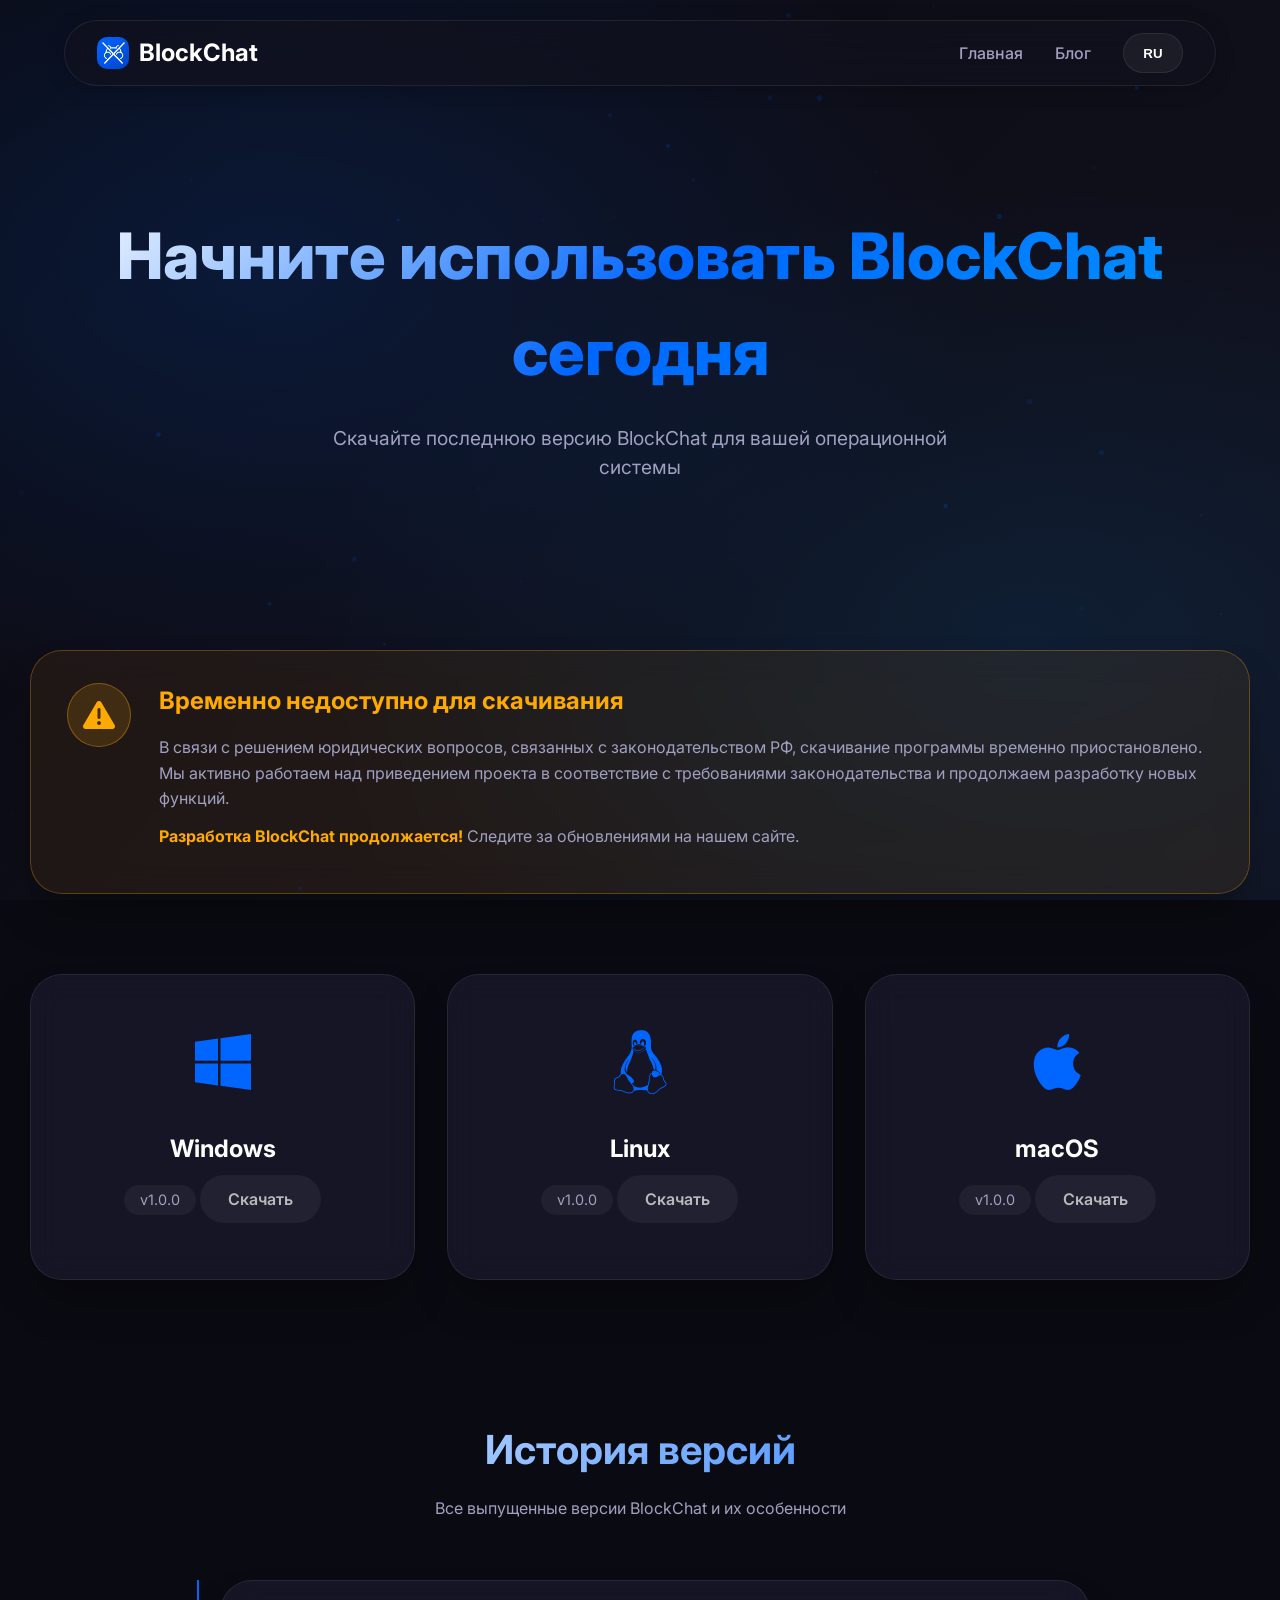
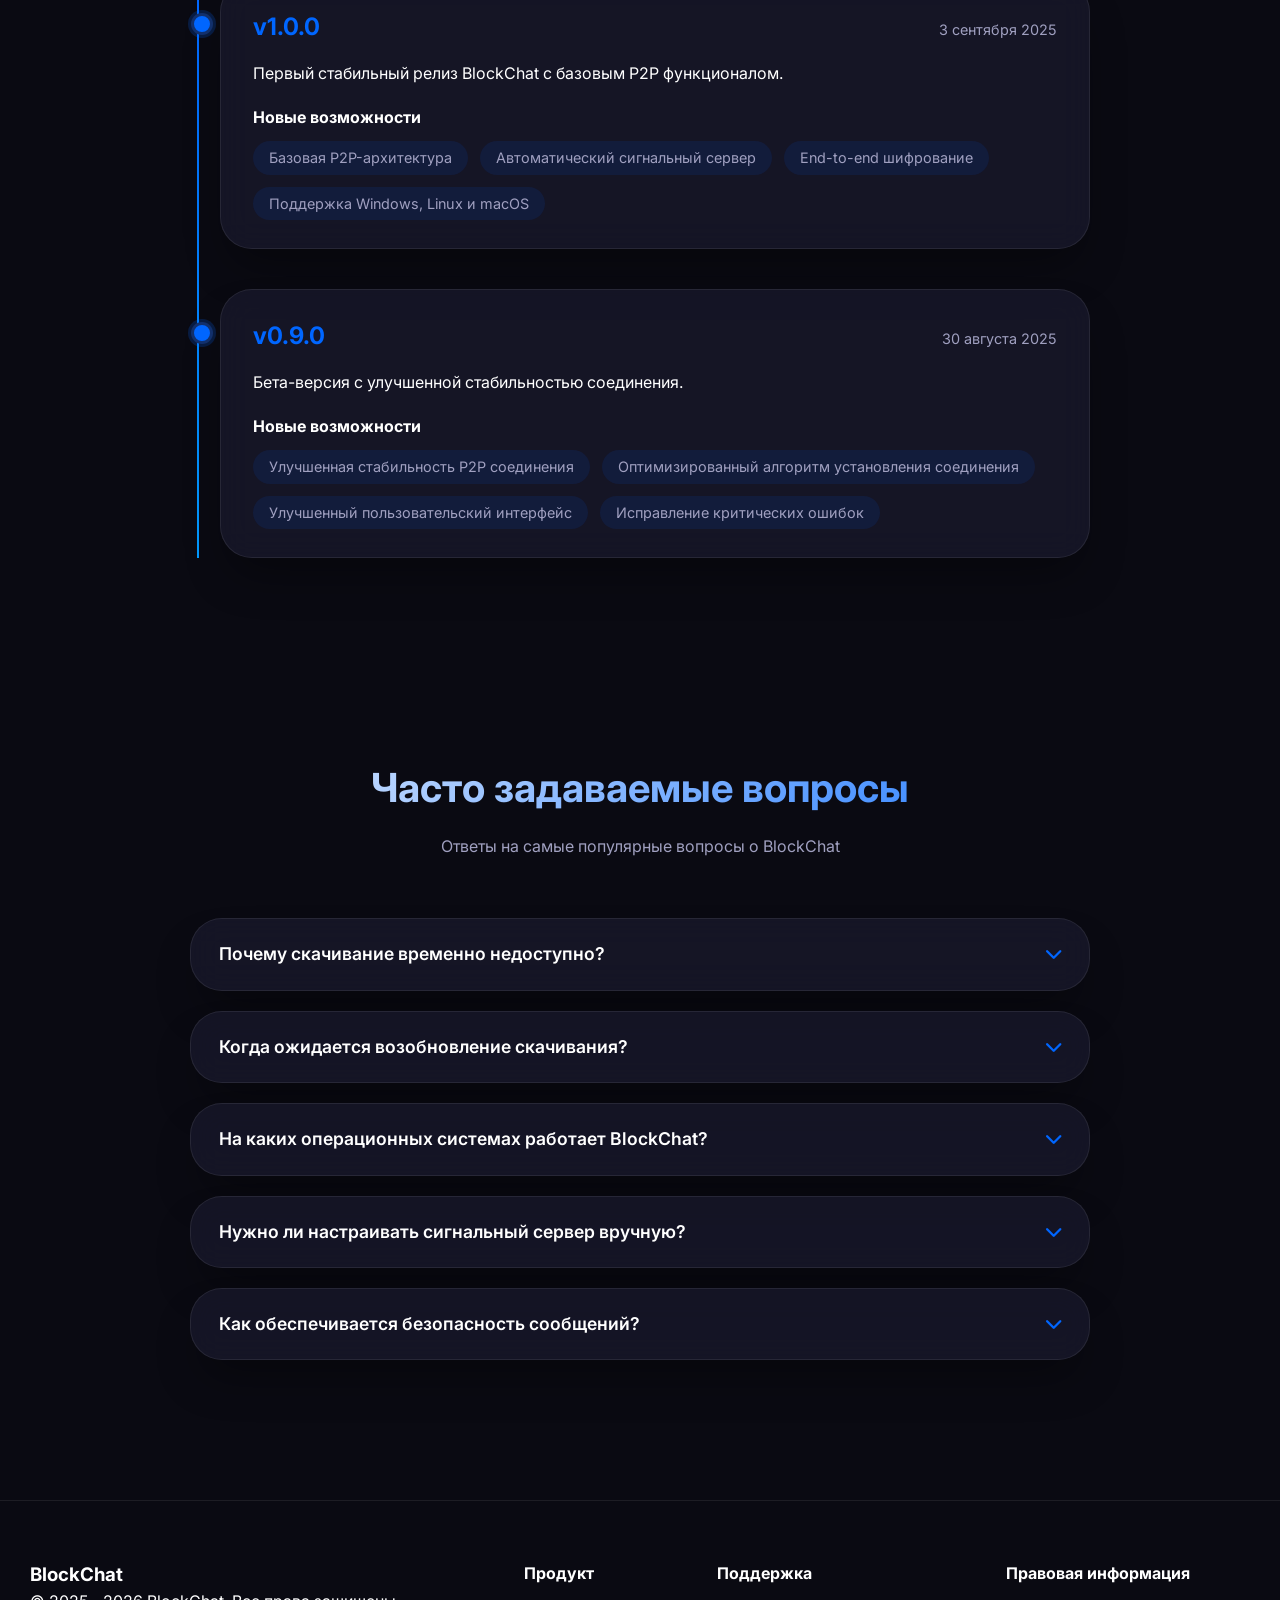
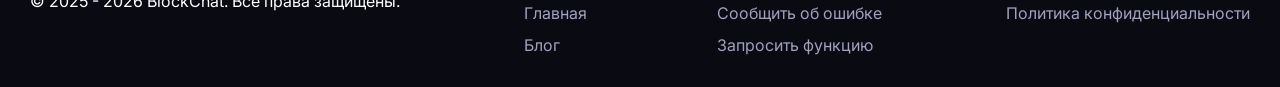
<file: download.html>
<!DOCTYPE html>
<html lang="ru" data-theme="dark">
  <head>
    <meta charset="UTF-8" />
    <meta name="viewport" content="width=device-width, initial-scale=1.0, viewport-fit=cover" />
    <title data-lang="downloadTitle">Загрузки — BlockChat</title>
    <link rel="shortcut icon" href="images/logo-white.png" />
    <meta name="description" content="Скачайте последнюю версию BlockChat для Windows, Linux и macOS. P2P мессенджер с системой BlockChat ID и сквозным шифрованием." />
    <link href="https://fonts.googleapis.com/css2?family=Inter:opsz,wght@14..32,300;14..32,400;14..32,500;14..32,600;14..32,700;14..32,800&display=swap" rel="stylesheet" />
    <link rel="stylesheet" href="https://cdnjs.cloudflare.com/ajax/libs/font-awesome/6.0.0-beta3/css/all.min.css" />
    <link rel="stylesheet" href="css/download.css" />
  </head>
  <body>
    <div class="animated-gradient-bg"></div>
    <canvas id="particleCanvas" class="floating-particles"></canvas>

    <nav>
      <div class="nav-container">
        <div class="logo">
          <div class="logo-icon"><img src="images/logo-white.png" width="23px" style="filter: brightness(0) invert(1);" /></div>
          <a href="index.html">BlockChat</a>
        </div>
        <div class="nav-links">
          <a href="index.html" class="nav-link" data-lang="home">Главная</a>
          <a href="blogs.html" class="nav-link" data-lang="blogs">Блог</a>
          <button id="langToggle" class="lang-switch">RU</button>
        </div>
        <div class="burger-menu" id="burgerMenu">
          <div class="burger-line"></div>
          <div class="burger-line"></div>
          <div class="burger-line"></div>
        </div>
      </div>
    </nav>

    <div class="mobile-nav" id="mobileNav">
      <a href="index.html" class="nav-link" data-lang="home">Главная</a>
      <a href="blogs.html" class="nav-link" data-lang="blogs">Блог</a>
      <a href="index.html#features" class="nav-link" data-lang="features">Особенности</a>
      <button id="mobileLangToggle" class="lang-switch" style="width: 100%; justify-content: center;">RU</button>
    </div>
    <div class="overlay" id="overlay"></div>

    <section class="hero">
      <div class="container">
        <h1 data-lang="heroTitle">Начните использовать BlockChat сегодня</h1>
        <p data-lang="heroSubtitle">Скачайте последнюю версию BlockChat для вашей операционной системы</p>
      </div>
    </section>

    <section class="notice-section">
      <div class="container">
        <div class="download-notice glass-card">
          <div class="notice-icon">
            <i class="fas fa-exclamation-triangle"></i>
          </div>
          <div class="notice-content">
            <h3 data-lang="noticeTitle">Временно недоступно для скачивания</h3>
            <p data-lang="noticeText1">В связи с решением юридических вопросов, связанных с законодательством РФ, скачивание программы временно приостановлено. Мы активно работаем над приведением проекта в соответствие с требованиями законодательства и продолжаем разработку новых функций.</p>
            <p><strong data-lang="noticeText2">Разработка BlockChat продолжается!</strong> <span data-lang="noticeText3">Следите за обновлениями на нашем сайте.</span></p>
          </div>
        </div>
      </div>
    </section>

    <section class="platforms-section">
      <div class="container">
        <div class="platform-buttons">
          <div class="platform-btn glass-card">
            <div class="platform-icon"><i class="fab fa-windows"></i></div>
            <div class="platform-name" data-lang="windows">Windows</div>
            <div class="platform-version">v1.0.0</div>
            <button class="btn btn-primary disabled-download-btn" data-lang="downloadBtn"><i class="fas fa-download"></i> <span>Скачать</span></button>
          </div>
          <div class="platform-btn glass-card">
            <div class="platform-icon"><i class="fab fa-linux"></i></div>
            <div class="platform-name" data-lang="linux">Linux</div>
            <div class="platform-version">v1.0.0</div>
            <button class="btn btn-primary disabled-download-btn" data-lang="downloadBtn"><i class="fas fa-download"></i> <span>Скачать</span></button>
          </div>
          <div class="platform-btn glass-card">
            <div class="platform-icon"><i class="fab fa-apple"></i></div>
            <div class="platform-name" data-lang="macos">macOS</div>
            <div class="platform-version">v1.0.0</div>
            <button class="btn btn-primary disabled-download-btn" data-lang="downloadBtn"><i class="fas fa-download"></i> <span>Скачать</span></button>
          </div>
        </div>
      </div>
    </section>

    <section id="version-history" class="version-history">
      <div class="container">
        <div class="section-title fade-in">
          <h2 data-lang="versionTitle">История версий</h2>
          <p data-lang="versionSubtitle">Все выпущенные версии BlockChat и их особенности</p>
        </div>
        <div class="version-timeline">
          <div class="version-item glass-card fade-in">
            <div class="version-header">
              <div class="version-number">v1.0.0</div>
              <div class="version-date" data-lang="versionDate1">3 сентября 2025</div>
            </div>
            <p data-lang="versionDesc1">Первый стабильный релиз BlockChat с базовым P2P функционалом.</p>
            <div class="version-features">
              <h4 data-lang="newFeatures"><i class="fas fa-star"></i> Новые возможности:</h4>
              <ul>
                <li data-lang="feature1"><i class="fas fa-check-circle"></i> Базовая P2P-архитектура</li>
                <li data-lang="feature2"><i class="fas fa-check-circle"></i> Автоматический сигнальный сервер</li>
                <li data-lang="feature3"><i class="fas fa-check-circle"></i> End-to-end шифрование</li>
                <li data-lang="feature4"><i class="fas fa-check-circle"></i> Поддержка Windows, Linux и macOS</li>
              </ul>
            </div>
          </div>
          <div class="version-item glass-card fade-in">
            <div class="version-header">
              <div class="version-number">v0.9.0</div>
              <div class="version-date" data-lang="versionDate2">30 августа 2025</div>
            </div>
            <p data-lang="versionDesc2">Бета-версия с улучшенной стабильностью соединения.</p>
            <div class="version-features">
              <h4 data-lang="newFeatures"><i class="fas fa-star"></i> Новые возможности:</h4>
              <ul>
                <li data-lang="feature5"><i class="fas fa-check-circle"></i> Улучшенная стабильность P2P соединения</li>
                <li data-lang="feature6"><i class="fas fa-check-circle"></i> Оптимизированный алгоритм установления соединения</li>
                <li data-lang="feature7"><i class="fas fa-check-circle"></i> Улучшенный пользовательский интерфейс</li>
                <li data-lang="feature8"><i class="fas fa-check-circle"></i> Исправление критических ошибок</li>
              </ul>
            </div>
          </div>
        </div>
      </div>
    </section>

    <section class="faq-section">
      <div class="container">
        <div class="section-title fade-in">
          <h2 data-lang="faqTitle">Часто задаваемые вопросы</h2>
          <p data-lang="faqSubtitle">Ответы на самые популярные вопросы о BlockChat</p>
        </div>
        <div class="faq-container">
          <div class="faq-item glass-card fade-in">
            <div class="faq-question">
              <span data-lang="faqQuestion1">Почему скачивание временно недоступно?</span>
              <span class="faq-icon"><i class="fas fa-chevron-down"></i></span>
            </div>
            <div class="faq-answer">
              <p data-lang="faqAnswer1">В связи с решением юридических вопросов, связанных с законодательством РФ, скачивание программы временно приостановлено. Мы активно работаем над приведением проекта в соответствие с требованиями законодательства и продолжаем разработку новых функций.</p>
            </div>
          </div>
          <div class="faq-item glass-card fade-in">
            <div class="faq-question">
              <span data-lang="faqQuestion2">Когда ожидается возобновление скачивания?</span>
              <span class="faq-icon"><i class="fas fa-chevron-down"></i></span>
            </div>
            <div class="faq-answer">
              <p data-lang="faqAnswer2">Мы надеемся возобновить скачивание в ближайшие месяцы, как только завершим все необходимые юридические процедуры. Следите за обновлениями на нашем сайте и в блоге.</p>
            </div>
          </div>
          <div class="faq-item glass-card fade-in">
            <div class="faq-question">
              <span data-lang="faqQuestion3">На каких операционных системах работает BlockChat?</span>
              <span class="faq-icon"><i class="fas fa-chevron-down"></i></span>
            </div>
            <div class="faq-answer">
              <p data-lang="faqAnswer3">BlockChat доступен для Windows, Linux и macOS. После возобновления скачивания вы сможете выбрать подходящую версию для вашей ОС.</p>
            </div>
          </div>
          <div class="faq-item glass-card fade-in">
            <div class="faq-question">
              <span data-lang="faqQuestion4">Нужно ли настраивать сигнальный сервер вручную?</span>
              <span class="faq-icon"><i class="fas fa-chevron-down"></i></span>
            </div>
            <div class="faq-answer">
              <p data-lang="faqAnswer4">Начиная с версии 1.0.0, сигнальный сервер запускается автоматически. Вам не нужно выполнять дополнительных настроек — просто запустите BlockChat на обоих устройствах и обменяйтесь IP-адресами.</p>
            </div>
          </div>
          <div class="faq-item glass-card fade-in">
            <div class="faq-question">
              <span data-lang="faqQuestion5">Как обеспечивается безопасность сообщений?</span>
              <span class="faq-icon"><i class="fas fa-chevron-down"></i></span>
            </div>
            <div class="faq-answer">
              <p data-lang="faqAnswer5">BlockChat использует сквозное шифрование (end-to-end encryption). Все сообщения шифруются на устройстве отправителя и расшифровываются только на устройстве получателя. Сообщения не хранятся на серверах и передаются напрямую между устройствами через P2P соединение.</p>
            </div>
          </div>
        </div>
      </div>
    </section>

    <footer>
      <div class="container">
        <div class="footer-content">
          <div>
            <h3>BlockChat</h3>
            <p data-lang="rightsreserved">© 2025 - 2026 BlockChat. Все права защищены.</p>
          </div>
          <div class="footer-links">
            <h4 data-lang="product">Продукт</h4>
            <a href="index.html" data-lang="home">Главная</a>
            <a href="blogs.html" data-lang="blogs">Блог</a>
          </div>
          <div class="footer-links">
            <h4 data-lang="support">Поддержка</h4>
            <a href="#" id="reportLink" data-lang="report">Сообщить об ошибке</a>
            <a href="#" id="requestLink" data-lang="request">Запросить функцию</a>
          </div>
          <div class="footer-links">
            <h4 data-lang="LegalInf">Правовая информация</h4>
            <a href="privacy.html" data-lang="LegalPol">Политика конфиденциальности</a>
          </div>
        </div>
      </div>
    </footer>

    <div id="modal" class="modal">
      <div class="modal-glass">
        <div class="modal-glow"></div>
        <div class="modal-icon-wrapper">
          <i class="fas fa-code-branch"></i>
        </div>
        <h3 class="modal-title" data-lang="temporarilyunavailable">Временно недоступно</h3>
        <p class="modal-description" data-lang="featuredevelopment">Данная функция находится в разработке. Мы работаем над улучшением сайта и скоро добавим эту возможность.</p>
        <button class="modal-close-btn" onclick="closeModal()"><span data-lang="okay">Понятно</span></button>
      </div>
    </div>

    <script>
      const canvas = document.getElementById('particleCanvas');
      const ctx = canvas.getContext('2d');
      let particles = [];
      function resizeCanvas() {
        canvas.width = window.innerWidth;
        canvas.height = window.innerHeight;
      }
      window.addEventListener('resize', resizeCanvas);
      resizeCanvas();
      for (let i = 0; i < 60; i++) {
        particles.push({
          x: Math.random() * canvas.width,
          y: Math.random() * canvas.height,
          radius: Math.random() * 2 + 1,
          alpha: Math.random() * 0.4,
          speedX: (Math.random() - 0.5) * 0.2,
          speedY: (Math.random() - 0.5) * 0.2
        });
      }
      function animateParticles() {
        if (!ctx) return;
        ctx.clearRect(0, 0, canvas.width, canvas.height);
        particles.forEach(p => {
          p.x += p.speedX;
          p.y += p.speedY;
          if (p.x < 0) p.x = canvas.width;
          if (p.x > canvas.width) p.x = 0;
          if (p.y < 0) p.y = canvas.height;
          if (p.y > canvas.height) p.y = 0;
          ctx.beginPath();
          ctx.arc(p.x, p.y, p.radius, 0, Math.PI * 2);
          ctx.fillStyle = `rgba(0, 102, 255, ${p.alpha * 0.5})`;
          ctx.fill();
        });
        requestAnimationFrame(animateParticles);
      }
      animateParticles();

      // Мобильное меню
      const burgerMenu = document.getElementById('burgerMenu');
      const mobileNav = document.getElementById('mobileNav');
      const overlayMenu = document.getElementById('overlay');
      function closeMenu() {
        mobileNav.classList.remove('open');
        overlayMenu.classList.remove('show');
        document.body.style.overflow = '';
        if (burgerMenu) {
          const lines = document.querySelectorAll('.burger-line');
          if (lines[0]) lines[0].style.transform = 'none';
          if (lines[1]) lines[1].style.opacity = '1';
          if (lines[2]) lines[2].style.transform = 'none';
        }
      }
      function openMenu() {
        mobileNav.classList.add('open');
        overlayMenu.classList.add('show');
        document.body.style.overflow = 'hidden';
        const lines = document.querySelectorAll('.burger-line');
        if (lines[0]) lines[0].style.transform = 'rotate(45deg) translate(5px, 5px)';
        if (lines[1]) lines[1].style.opacity = '0';
        if (lines[2]) lines[2].style.transform = 'rotate(-45deg) translate(5px, -5px)';
      }
      if (burgerMenu) {
        burgerMenu.addEventListener('click', () => {
          if (mobileNav.classList.contains('open')) closeMenu();
          else openMenu();
        });
      }
      if (overlayMenu) overlayMenu.addEventListener('click', closeMenu);
      document.querySelectorAll('.mobile-nav .nav-link').forEach(link => link.addEventListener('click', closeMenu));

      const translations = {
        ru: {
          downloadTitle: "Загрузки — BlockChat",
          home: "Главная",
          blogs: "Блог",
          download: "Скачать",
          heroTitle: "Начните использовать BlockChat сегодня",
          heroSubtitle: "Скачайте последнюю версию BlockChat для вашей операционной системы",
          noticeTitle: "Временно недоступно для скачивания",
          noticeText1: "В связи с решением юридических вопросов, связанных с законодательством РФ, скачивание программы временно приостановлено. Мы активно работаем над приведением проекта в соответствие с требованиями законодательства и продолжаем разработку новых функций.",
          noticeText2: "Разработка BlockChat продолжается!",
          noticeText3: "Следите за обновлениями на нашем сайте.",
          windows: "Windows",
          linux: "Linux",
          macos: "macOS",
          downloadBtn: "Скачать",
          versionTitle: "История версий",
          versionSubtitle: "Все выпущенные версии BlockChat и их особенности",
          versionDate1: "3 сентября 2025",
          versionDesc1: "Первый стабильный релиз BlockChat с базовым P2P функционалом.",
          versionDate2: "30 августа 2025",
          versionDesc2: "Бета-версия с улучшенной стабильностью соединения.",
          newFeatures: "Новые возможности",
          feature1: "Базовая P2P-архитектура",
          feature2: "Автоматический сигнальный сервер",
          feature3: "End-to-end шифрование",
          feature4: "Поддержка Windows, Linux и macOS",
          feature5: "Улучшенная стабильность P2P соединения",
          feature6: "Оптимизированный алгоритм установления соединения",
          feature7: "Улучшенный пользовательский интерфейс",
          feature8: "Исправление критических ошибок",
          faqTitle: "Часто задаваемые вопросы",
          faqSubtitle: "Ответы на самые популярные вопросы о BlockChat",
          faqQuestion1: "Почему скачивание временно недоступно?",
          faqAnswer1: "В связи с решением юридических вопросов, связанных с законодательством РФ, скачивание программы временно приостановлено. Мы активно работаем над приведением проекта в соответствие с требованиями законодательства и продолжаем разработку новых функций.",
          faqQuestion2: "Когда ожидается возобновление скачивания?",
          faqAnswer2: "Мы надеемся возобновить скачивание в ближайшие месяцы, как только завершим все необходимые юридические процедуры. Следите за обновлениями на нашем сайте и в блоге.",
          faqQuestion3: "На каких операционных системах работает BlockChat?",
          faqAnswer3: "BlockChat доступен для Windows, Linux и macOS. После возобновления скачивания вы сможете выбрать подходящую версию для вашей ОС.",
          faqQuestion4: "Нужно ли настраивать сигнальный сервер вручную?",
          faqAnswer4: "Начиная с версии 1.0.0, сигнальный сервер запускается автоматически. Вам не нужно выполнять дополнительных настроек — просто запустите BlockChat на обоих устройствах и обменяйтесь IP-адресами.",
          faqQuestion5: "Как обеспечивается безопасность сообщений?",
          faqAnswer5: "BlockChat использует сквозное шифрование (end-to-end encryption). Все сообщения шифруются на устройстве отправителя и расшифровываются только на устройстве получателя. Сообщения не хранятся на серверах и передаются напрямую между устройствами через P2P соединение.",
          temporarilyunavailable: "Временно недоступно",
          featuredevelopment: "Данная функция находится в разработке. Мы работаем над улучшением сайта и скоро добавим эту возможность.",
          okay: "Понятно",
          product: "Продукт",
          features: "Особенности",
          howitworks: "Как подключиться",
          support: "Поддержка",
          report: "Сообщить об ошибке",
          request: "Запросить функцию",
          LegalInf: "Правовая информация",
          LegalPol: "Политика конфиденциальности",
          rightsreserved: "© 2025 - 2026 BlockChat. Все права защищены."
        },
        en: {
          downloadTitle: "Downloads — BlockChat",
          home: "Home",
          blogs: "Blog",
          download: "Download",
          heroTitle: "Start using BlockChat today",
          heroSubtitle: "Download the latest version of BlockChat for your operating system",
          noticeTitle: "Temporarily unavailable for download",
          noticeText1: "Due to the resolution of legal issues related to the legislation of the Russian Federation, downloading the program has been temporarily suspended. We are actively working to bring the project into compliance with legal requirements and continue to develop new features.",
          noticeText2: "BlockChat development continues!",
          noticeText3: "Stay tuned for updates on our website.",
          windows: "Windows",
          linux: "Linux",
          macos: "macOS",
          downloadBtn: "Download",
          versionTitle: "Version history",
          versionSubtitle: "All released versions of BlockChat and their features",
          versionDate1: "September 3, 2025",
          versionDesc1: "First stable release of BlockChat with basic P2P functionality.",
          versionDate2: "August 30, 2025",
          versionDesc2: "Beta version with improved connection stability.",
          newFeatures: "New features",
          feature1: "Basic P2P architecture",
          feature2: "Automatic signaling server",
          feature3: "End-to-end encryption",
          feature4: "Support for Windows, Linux and macOS",
          feature5: "Improved P2P connection stability",
          feature6: "Optimized connection establishment algorithm",
          feature7: "Improved user interface",
          feature8: "Critical bug fixes",
          faqTitle: "Frequently asked questions",
          faqSubtitle: "Answers to the most popular questions about BlockChat",
          faqQuestion1: "Why is downloading temporarily unavailable?",
          faqAnswer1: "Due to the resolution of legal issues related to the legislation of the Russian Federation, downloading the program has been temporarily suspended. We are actively working to bring the project into compliance with legal requirements and continue to develop new features.",
          faqQuestion2: "When is downloading expected to resume?",
          faqAnswer2: "We hope to resume downloading in the coming months, as soon as we complete all necessary legal procedures. Stay tuned for updates on our website and blog.",
          faqQuestion3: "On which operating systems does BlockChat work?",
          faqAnswer3: "BlockChat is available for Windows, Linux and macOS. After downloading resumes, you will be able to choose the appropriate version for your OS.",
          faqQuestion4: "Do I need to manually configure the signaling server?",
          faqAnswer4: "Starting from version 1.0.0, the signaling server starts automatically. You don't need to do any additional setup — just run BlockChat on both devices and exchange IP addresses.",
          faqQuestion5: "How is message security ensured?",
          faqAnswer5: "BlockChat uses end-to-end encryption. All messages are encrypted on the sender's device and decrypted only on the recipient's device. Messages are not stored on servers and are transmitted directly between devices via P2P connection.",
          temporarilyunavailable: "Temporarily unavailable",
          featuredevelopment: "This feature is currently under development. We are working on improving the website and will soon add this feature.",
          okay: "Okay",
          product: "Product",
          features: "Features",
          howitworks: "How to connect",
          support: "Support",
          report: "Report a bug",
          request: "Request a feature",
          LegalInf: "Legal information",
          LegalPol: "Privacy policy",
          rightsreserved: "© 2025 - 2026 BlockChat. All rights reserved."
        }
      };

      let currentLang = localStorage.getItem('blockchatLang') || 'ru';
      function updateLanguage() {
        document.querySelectorAll('[data-lang]').forEach(el => {
          const key = el.getAttribute('data-lang');
          if (translations[currentLang] && translations[currentLang][key]) {
            if (el.tagName === 'INPUT' || el.tagName === 'TEXTAREA') el.placeholder = translations[currentLang][key];
            else el.textContent = translations[currentLang][key];
          }
        });
        document.title = translations[currentLang].downloadTitle;
        const langBtns = document.querySelectorAll('#langToggle, #mobileLangToggle');
        langBtns.forEach(btn => { if (btn) btn.textContent = currentLang.toUpperCase(); });
        localStorage.setItem('blockchatLang', currentLang);
      }

      document.getElementById('langToggle')?.addEventListener('click', () => {
        currentLang = currentLang === 'ru' ? 'en' : 'ru';
        updateLanguage();
      });
      document.getElementById('mobileLangToggle')?.addEventListener('click', () => {
        currentLang = currentLang === 'ru' ? 'en' : 'ru';
        updateLanguage();
      });
      updateLanguage();

      document.querySelectorAll('.faq-question').forEach(q => {
        q.addEventListener('click', () => {
          const parent = q.closest('.faq-item');
          parent.classList.toggle('active');
        });
      });

      const modal = document.getElementById('modal');
      function showModal() {
        modal.classList.add('show');
        document.body.style.overflow = 'hidden';
      }
      window.closeModal = () => {
        modal.classList.remove('show');
        document.body.style.overflow = '';
      };
      modal?.addEventListener('click', (e) => { if (e.target === modal) closeModal(); });
      document.addEventListener('keydown', (e) => { if (e.key === 'Escape' && modal.classList.contains('show')) closeModal(); });
      document.querySelectorAll('.disabled-download-btn, #reportLink, #requestLink').forEach(btn => {
        btn?.addEventListener('click', (e) => { e.preventDefault(); showModal(); });
      });

      const fadeElements = document.querySelectorAll('.fade-in');
      const observer = new IntersectionObserver((entries) => {
        entries.forEach(e => { if (e.isIntersecting) e.target.classList.add('visible'); });
      }, { threshold: 0.1 });
      fadeElements.forEach(el => observer.observe(el));
    </script>
  </body>
</html>
</file>
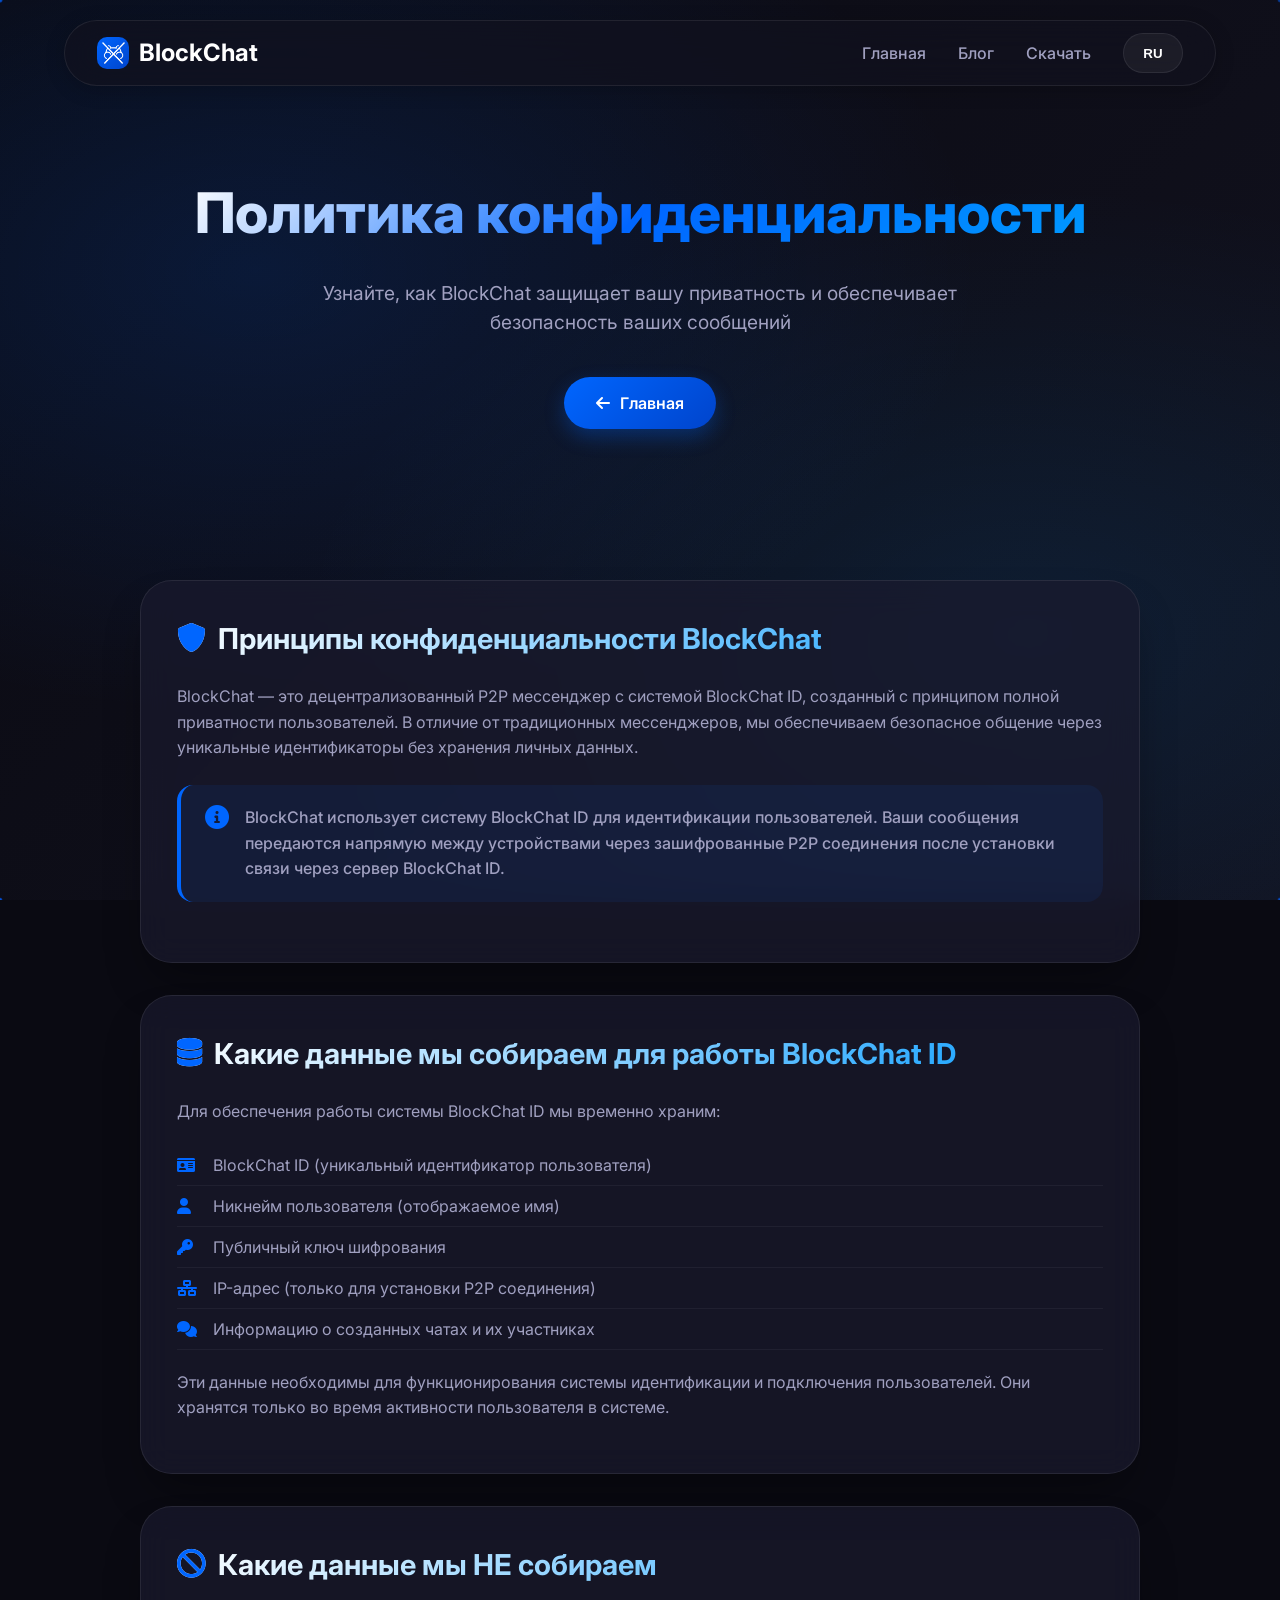
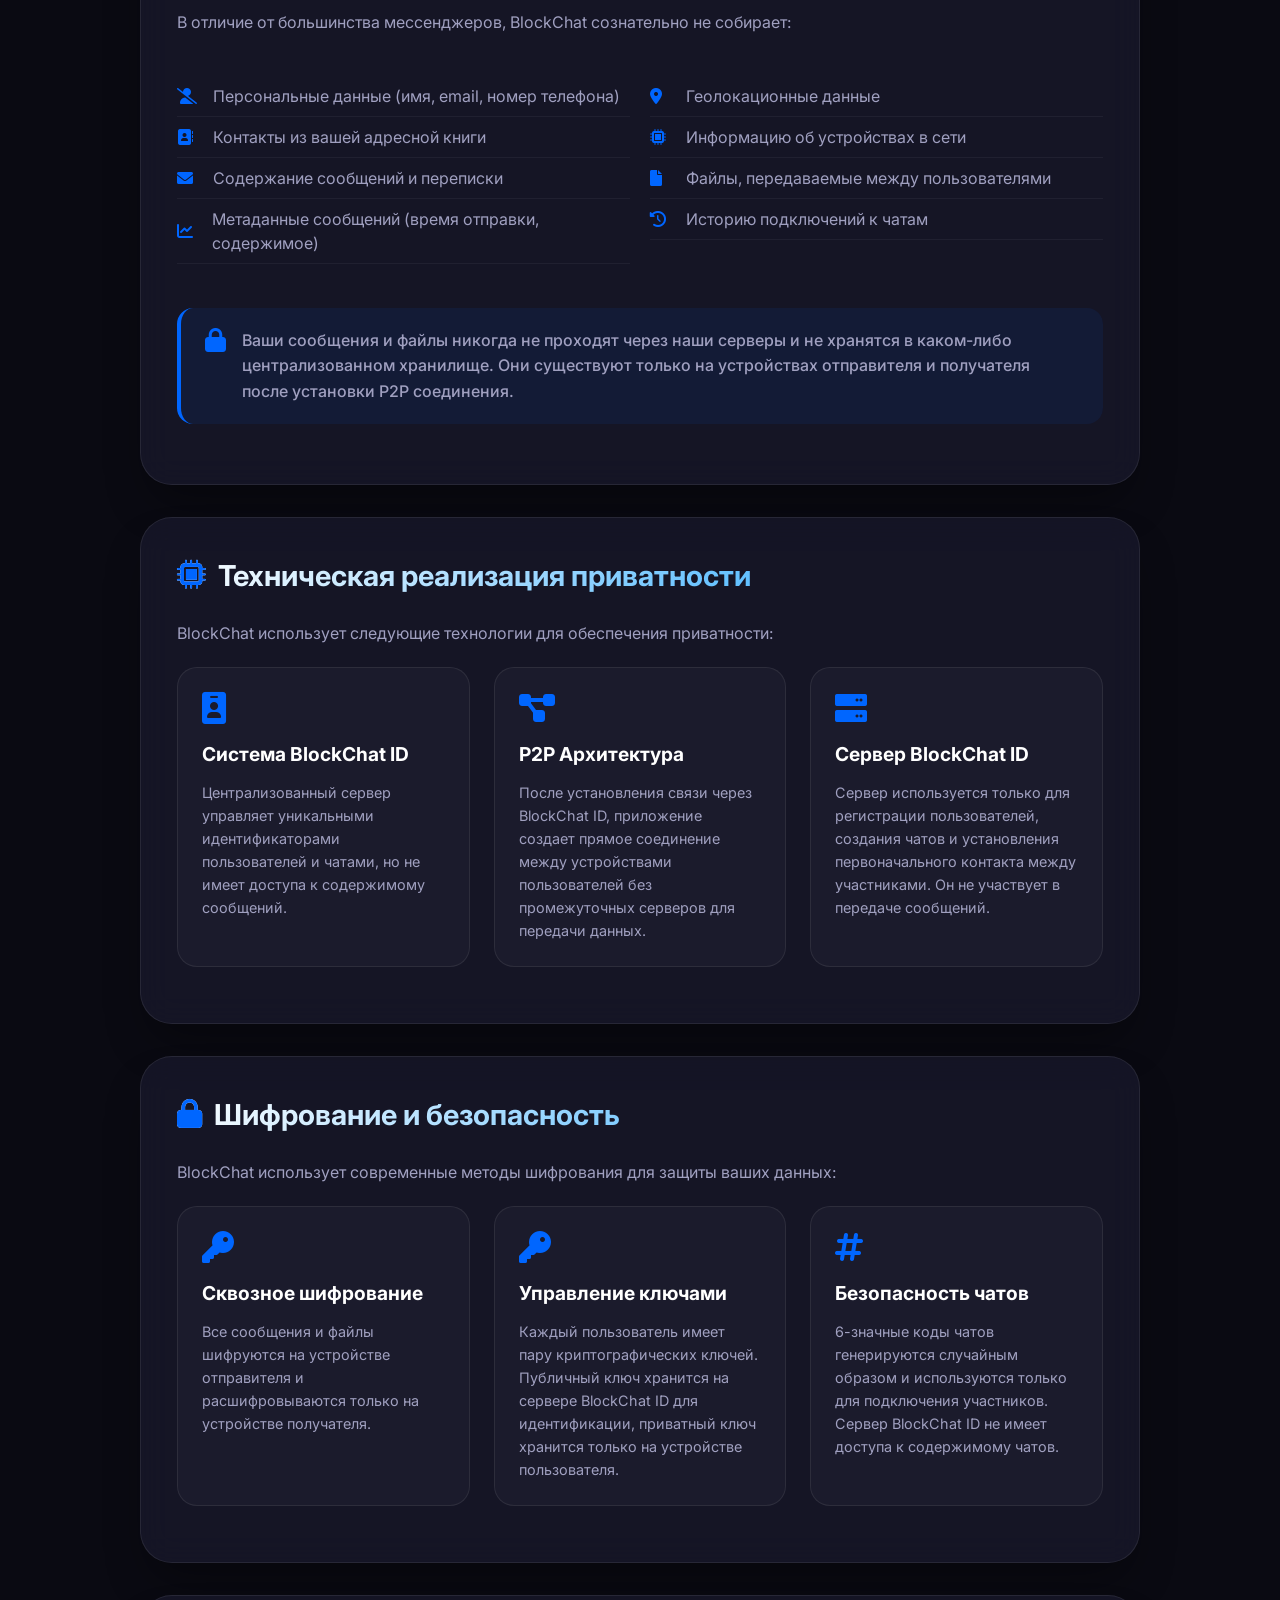
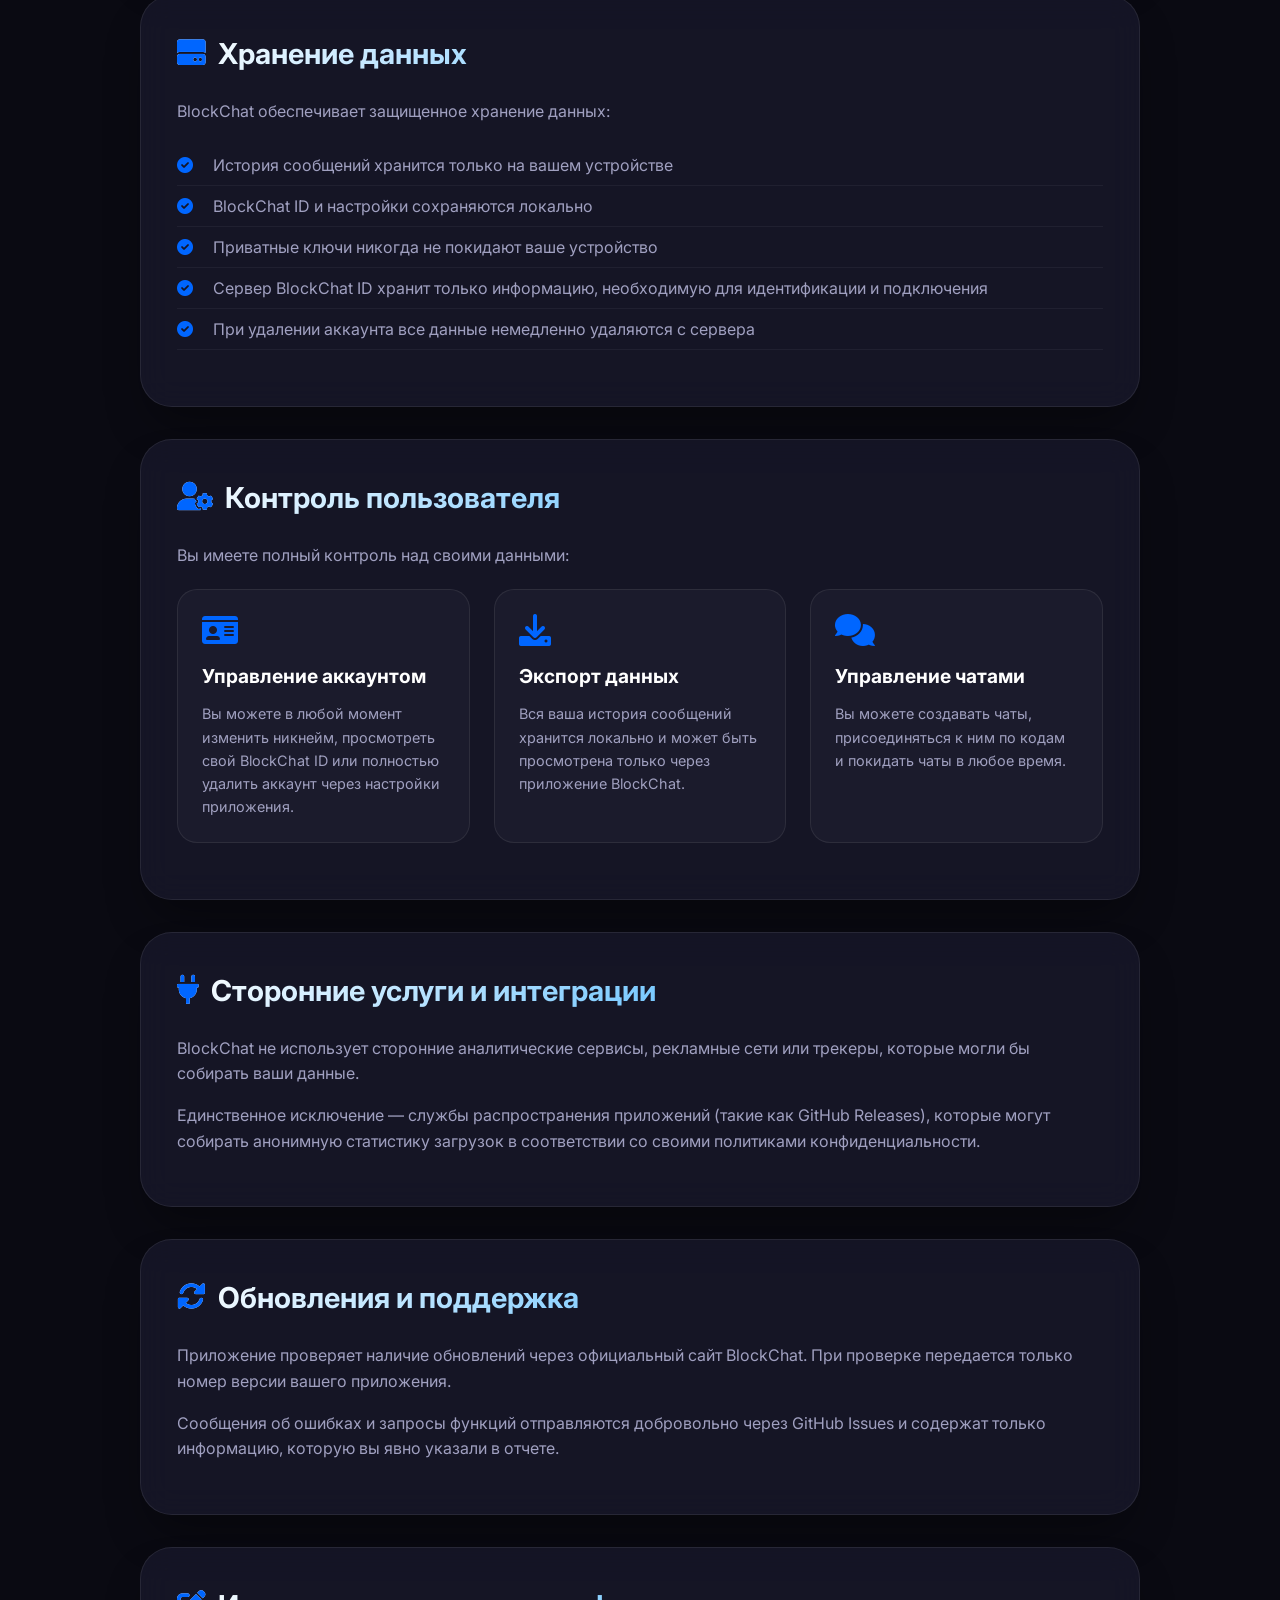
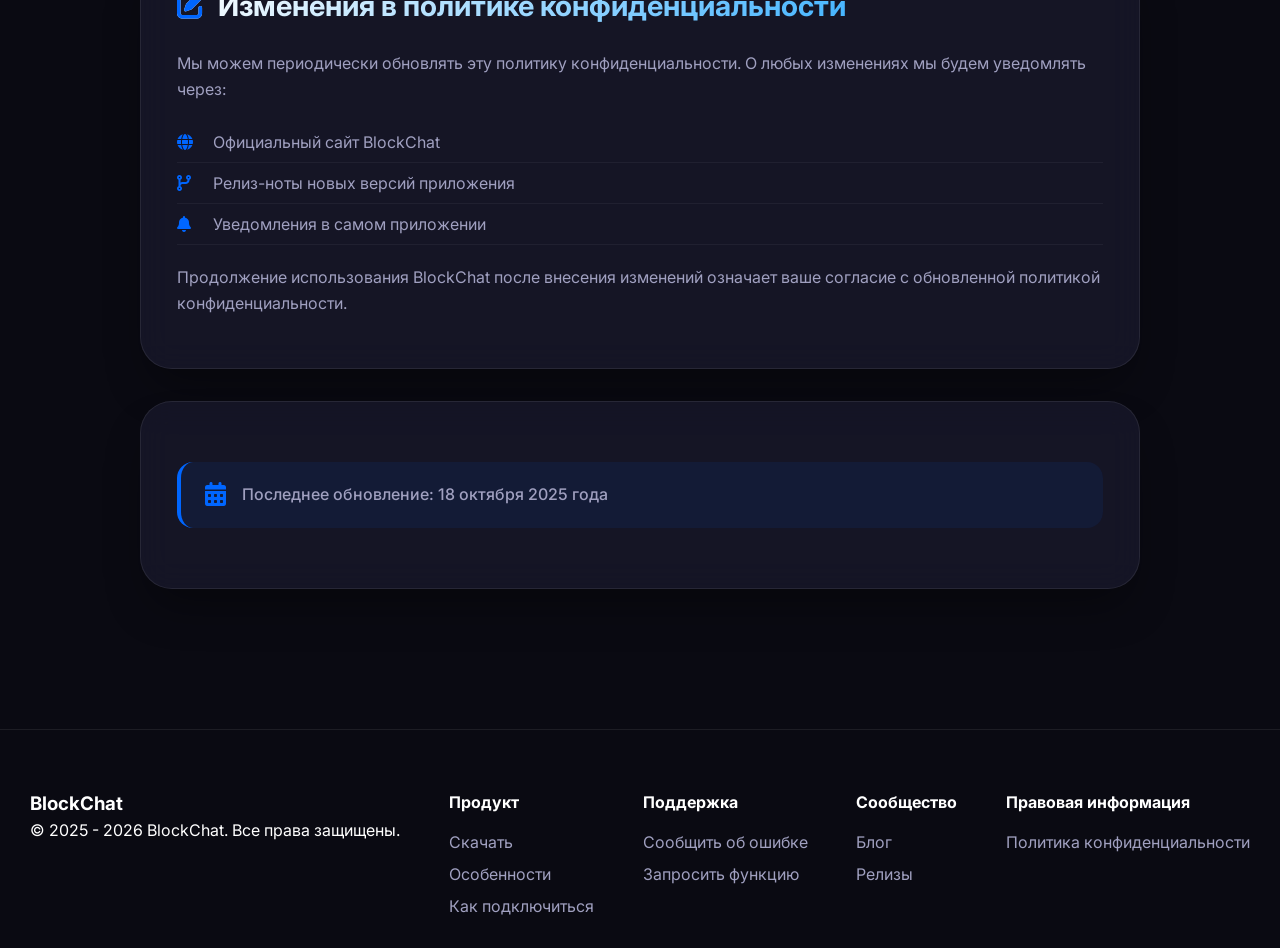
<file: privacy.html>
<!DOCTYPE html>
<html lang="ru" data-theme="dark">
<head>
    <meta charset="UTF-8">
    <meta name="viewport" content="width=device-width, initial-scale=1.0, viewport-fit=cover">
    <title data-lang="privacyTitle">Политика конфиденциальности - BlockChat</title>
    <link rel="shortcut icon" href="images/logo-white.png">
    <meta name="description" content="Политика конфиденциальности BlockChat. Узнайте, как мы защищаем вашу приватность и обеспечиваем безопасность сообщений в P2P мессенджере.">
    <link href="https://fonts.googleapis.com/css2?family=Inter:opsz,wght@14..32,300;14..32,400;14..32,500;14..32,600;14..32,700;14..32,800&display=swap" rel="stylesheet">
    <link rel="stylesheet" href="https://cdnjs.cloudflare.com/ajax/libs/font-awesome/6.0.0-beta3/css/all.min.css">
    <link rel="stylesheet" href="css/privacy.css">
</head>
<body>
    <div class="animated-gradient-bg"></div>
    <canvas id="particleCanvas" class="floating-particles"></canvas>

    <nav>
        <div class="nav-container">
            <div class="logo">
                <div class="logo-icon"><img src="images/logo-white.png" width="23px" style="filter: brightness(0) invert(1);" /></div>
                <a href="index.html">BlockChat</a>
            </div>
            <div class="nav-links">
                <a href="index.html" class="nav-link" data-lang="home">Главная</a>
                <a href="blogs.html" class="nav-link" data-lang="blogs">Блог</a>
                <a href="download.html" class="nav-link" data-lang="download">Скачать</a>
                <button id="langToggle" class="lang-switch">RU</button>
            </div>
            <div class="burger-menu" id="burgerMenu">
                <div class="burger-line"></div>
                <div class="burger-line"></div>
                <div class="burger-line"></div>
            </div>
        </div>
    </nav>

    <div class="mobile-nav" id="mobileNav">
        <a href="index.html" class="nav-link" data-lang="home">Главная</a>
        <a href="blogs.html" class="nav-link" data-lang="blogs">Блог</a>
        <a href="download.html" class="nav-link" data-lang="download">Скачать</a>
        <button id="mobileLangToggle" class="lang-switch" style="width: 100%; justify-content: center;">RU</button>
    </div>
    <div class="overlay" id="overlay"></div>

    <section class="hero">
        <div class="container">
            <h1 data-lang="privacyHeader">Политика конфиденциальности</h1>
            <p data-lang="privacySubheader">Узнайте, как BlockChat защищает вашу приватность и обеспечивает безопасность ваших сообщений</p>
            <a href="index.html" class="btn btn-primary"><i class="fas fa-arrow-left"></i> <span data-lang="home">На главную</span></a>
        </div>
    </section>

    <section class="privacy-content">
        <div class="container">
            <div class="privacy-grid">
                <div class="privacy-section glass-card fade-in">
                    <h2><i class="fas fa-shield-alt"></i> <span data-lang="privacyPrinciples">Принципы конфиденциальности BlockChat</span></h2>
                    <p data-lang="privacyPrinciplesText">BlockChat — это децентрализованный P2P мессенджер с системой BlockChat ID, созданный с принципом полной приватности пользователей. В отличие от традиционных мессенджеров, мы обеспечиваем безопасное общение через уникальные идентификаторы без хранения личных данных.</p>
                    <div class="privacy-highlight">
                        <i class="fas fa-info-circle"></i>
                        <p data-lang="privacyHighlight1">BlockChat использует систему BlockChat ID для идентификации пользователей. Ваши сообщения передаются напрямую между устройствами через зашифрованные P2P соединения после установки связи через сервер BlockChat ID.</p>
                    </div>
                </div>

                <div class="privacy-section glass-card fade-in">
                    <h2><i class="fas fa-database"></i> <span data-lang="dataWeCollect">Какие данные мы собираем для работы BlockChat ID</span></h2>
                    <p data-lang="dataWeCollectText">Для обеспечения работы системы BlockChat ID мы временно храним:</p>
                    <ul class="feature-list">
                        <li><i class="fas fa-id-card"></i> <span data-lang="collect1">BlockChat ID (уникальный идентификатор пользователя)</span></li>
                        <li><i class="fas fa-user"></i> <span data-lang="collect2">Никнейм пользователя (отображаемое имя)</span></li>
                        <li><i class="fas fa-key"></i> <span data-lang="collect3">Публичный ключ шифрования</span></li>
                        <li><i class="fas fa-network-wired"></i> <span data-lang="collect4">IP-адрес (только для установки P2P соединения)</span></li>
                        <li><i class="fas fa-comments"></i> <span data-lang="collect5">Информацию о созданных чатах и их участниках</span></li>
                    </ul>
                    <p data-lang="dataWeCollectText2">Эти данные необходимы для функционирования системы идентификации и подключения пользователей. Они хранятся только во время активности пользователя в системе.</p>
                </div>

                <div class="privacy-section glass-card fade-in">
                    <h2><i class="fas fa-ban"></i> <span data-lang="dataWeDontCollect">Какие данные мы НЕ собираем</span></h2>
                    <p data-lang="dataWeDontCollectText">В отличие от большинства мессенджеров, BlockChat сознательно не собирает:</p>
                    <div class="two-columns">
                        <ul class="feature-list">
                            <li><i class="fas fa-user-slash"></i> <span data-lang="dontCollect1">Персональные данные (имя, email, номер телефона)</span></li>
                            <li><i class="fas fa-address-book"></i> <span data-lang="dontCollect2">Контакты из вашей адресной книги</span></li>
                            <li><i class="fas fa-envelope"></i> <span data-lang="dontCollect3">Содержание сообщений и переписки</span></li>
                            <li><i class="fas fa-chart-line"></i> <span data-lang="dontCollect4">Метаданные сообщений (время отправки, содержимое)</span></li>
                        </ul>
                        <ul class="feature-list">
                            <li><i class="fas fa-map-marker-alt"></i> <span data-lang="dontCollect5">Геолокационные данные</span></li>
                            <li><i class="fas fa-microchip"></i> <span data-lang="dontCollect6">Информацию об устройствах в сети</span></li>
                            <li><i class="fas fa-file"></i> <span data-lang="dontCollect7">Файлы, передаваемые между пользователями</span></li>
                            <li><i class="fas fa-history"></i> <span data-lang="dontCollect8">Историю подключений к чатам</span></li>
                        </ul>
                    </div>
                    <div class="privacy-highlight">
                        <i class="fas fa-lock"></i>
                        <p data-lang="privacyHighlight2">Ваши сообщения и файлы никогда не проходят через наши серверы и не хранятся в каком-либо централизованном хранилище. Они существуют только на устройствах отправителя и получателя после установки P2P соединения.</p>
                    </div>
                </div>

                <div class="privacy-section glass-card fade-in">
                    <h2><i class="fas fa-microchip"></i> <span data-lang="technicalImplementation">Техническая реализация приватности</span></h2>
                    <p data-lang="technicalImplementationText">BlockChat использует следующие технологии для обеспечения приватности:</p>
                    <div class="tech-grid">
                        <div class="tech-item">
                            <i class="fas fa-id-badge"></i>
                            <h3 data-lang="blockchatidSystem">Система BlockChat ID</h3>
                            <p data-lang="blockchatidSystemText">Централизованный сервер управляет уникальными идентификаторами пользователей и чатами, но не имеет доступа к содержимому сообщений.</p>
                        </div>
                        <div class="tech-item">
                            <i class="fas fa-project-diagram"></i>
                            <h3 data-lang="p2pArchitecture">P2P Архитектура</h3>
                            <p data-lang="p2pArchitectureText">После установления связи через BlockChat ID, приложение создает прямое соединение между устройствами пользователей без промежуточных серверов для передачи данных.</p>
                        </div>
                        <div class="tech-item">
                            <i class="fas fa-server"></i>
                            <h3 data-lang="signalingServer">Сервер BlockChat ID</h3>
                            <p data-lang="signalingServerText">Сервер используется только для регистрации пользователей, создания чатов и установления первоначального контакта между участниками. Он не участвует в передаче сообщений.</p>
                        </div>
                    </div>
                </div>

                <div class="privacy-section glass-card fade-in">
                    <h2><i class="fas fa-lock"></i> <span data-lang="encryptionSecurity">Шифрование и безопасность</span></h2>
                    <p data-lang="encryptionSecurityText">BlockChat использует современные методы шифрования для защиты ваших данных:</p>
                    <div class="encryption-grid">
                        <div class="encryption-item">
                            <i class="fas fa-key"></i>
                            <h3 data-lang="e2eEncryption">Сквозное шифрование</h3>
                            <p data-lang="e2eEncryptionText">Все сообщения и файлы шифруются на устройстве отправителя и расшифровываются только на устройстве получателя.</p>
                        </div>
                        <div class="encryption-item">
                            <i class="fas fa-key"></i>
                            <h3 data-lang="keyManagement">Управление ключами</h3>
                            <p data-lang="keyManagementText">Каждый пользователь имеет пару криптографических ключей. Публичный ключ хранится на сервере BlockChat ID для идентификации, приватный ключ хранится только на устройстве пользователя.</p>
                        </div>
                        <div class="encryption-item">
                            <i class="fas fa-hashtag"></i>
                            <h3 data-lang="chatSecurity">Безопасность чатов</h3>
                            <p data-lang="chatSecurityText">6-значные коды чатов генерируются случайным образом и используются только для подключения участников. Сервер BlockChat ID не имеет доступа к содержимому чатов.</p>
                        </div>
                    </div>
                </div>

                <div class="privacy-section glass-card fade-in">
                    <h2><i class="fas fa-hdd"></i> <span data-lang="dataStorage">Хранение данных</span></h2>
                    <p data-lang="dataStorageText">BlockChat обеспечивает защищенное хранение данных:</p>
                    <ul class="feature-list">
                        <li><i class="fas fa-check-circle"></i> <span data-lang="storage1">История сообщений хранится только на вашем устройстве</span></li>
                        <li><i class="fas fa-check-circle"></i> <span data-lang="storage2">BlockChat ID и настройки сохраняются локально</span></li>
                        <li><i class="fas fa-check-circle"></i> <span data-lang="storage3">Приватные ключи никогда не покидают ваше устройство</span></li>
                        <li><i class="fas fa-check-circle"></i> <span data-lang="storage4">Сервер BlockChat ID хранит только информацию, необходимую для идентификации и подключения</span></li>
                        <li><i class="fas fa-check-circle"></i> <span data-lang="storage5">При удалении аккаунта все данные немедленно удаляются с сервера</span></li>
                    </ul>
                </div>

                <div class="privacy-section glass-card fade-in">
                    <h2><i class="fas fa-user-cog"></i> <span data-lang="userControl">Контроль пользователя</span></h2>
                    <p data-lang="userControlText">Вы имеете полный контроль над своими данными:</p>
                    <div class="control-grid">
                        <div class="control-item">
                            <i class="fas fa-id-card"></i>
                            <h3 data-lang="accountManagement">Управление аккаунтом</h3>
                            <p data-lang="accountManagementText">Вы можете в любой момент изменить никнейм, просмотреть свой BlockChat ID или полностью удалить аккаунт через настройки приложения.</p>
                        </div>
                        <div class="control-item">
                            <i class="fas fa-download"></i>
                            <h3 data-lang="dataExport">Экспорт данных</h3>
                            <p data-lang="dataExportText">Вся ваша история сообщений хранится локально и может быть просмотрена только через приложение BlockChat.</p>
                        </div>
                        <div class="control-item">
                            <i class="fas fa-comments"></i>
                            <h3 data-lang="chatManagement">Управление чатами</h3>
                            <p data-lang="chatManagementText">Вы можете создавать чаты, присоединяться к ним по кодам и покидать чаты в любое время.</p>
                        </div>
                    </div>
                </div>

                <div class="privacy-section glass-card fade-in">
                    <h2><i class="fas fa-plug"></i> <span data-lang="thirdPartyServices">Сторонние услуги и интеграции</span></h2>
                    <p data-lang="thirdPartyServicesText1">BlockChat не использует сторонние аналитические сервисы, рекламные сети или трекеры, которые могли бы собирать ваши данные.</p>
                    <p data-lang="thirdPartyServicesText2">Единственное исключение — службы распространения приложений (такие как GitHub Releases), которые могут собирать анонимную статистику загрузок в соответствии со своими политиками конфиденциальности.</p>
                </div>

                <div class="privacy-section glass-card fade-in">
                    <h2><i class="fas fa-sync-alt"></i> <span data-lang="updatesSupport">Обновления и поддержка</span></h2>
                    <p data-lang="updatesSupportText1">Приложение проверяет наличие обновлений через официальный сайт BlockChat. При проверке передается только номер версии вашего приложения.</p>
                    <p data-lang="updatesSupportText2">Сообщения об ошибках и запросы функций отправляются добровольно через GitHub Issues и содержат только информацию, которую вы явно указали в отчете.</p>
                </div>

                <div class="privacy-section glass-card fade-in">
                    <h2><i class="fas fa-edit"></i> <span data-lang="policyChanges">Изменения в политике конфиденциальности</span></h2>
                    <p data-lang="policyChangesText1">Мы можем периодически обновлять эту политику конфиденциальности. О любых изменениях мы будем уведомлять через:</p>
                    <ul class="feature-list">
                        <li><i class="fas fa-globe"></i> <span data-lang="policyChanges1">Официальный сайт BlockChat</span></li>
                        <li><i class="fas fa-code-branch"></i> <span data-lang="policyChanges2">Релиз-ноты новых версий приложения</span></li>
                        <li><i class="fas fa-bell"></i> <span data-lang="policyChanges3">Уведомления в самом приложении</span></li>
                    </ul>
                    <p data-lang="policyChangesText2">Продолжение использования BlockChat после внесения изменений означает ваше согласие с обновленной политикой конфиденциальности.</p>
                </div>

                <div class="privacy-section glass-card fade-in">
                    <div class="privacy-highlight">
                        <i class="fas fa-calendar-alt"></i>
                        <p data-lang="lastUpdated">Последнее обновление: 18 октября 2025 года</p>
                    </div>
                </div>
            </div>
        </div>
    </section>

    <div id="modal" class="modal">
        <div class="modal-glass">
            <div class="modal-glow"></div>
            <div class="modal-icon-wrapper">
                <i class="fas fa-code-branch"></i>
            </div>
            <h3 class="modal-title" data-lang="temporarilyunavailable">Временно недоступно</h3>
            <p class="modal-description" data-lang="featuredevelopment">Данная функция находится в разработке. Мы работаем над улучшением сайта и скоро добавим эту возможность.</p>
            <button class="modal-close-btn" onclick="closeModal()"><span data-lang="okay">Понятно</span></button>
        </div>
    </div>

    <footer>
        <div class="container">
            <div class="footer-content">
                <div>
                    <h3>BlockChat</h3>
                    <p data-lang="rightsreserved">© 2025 - 2026 BlockChat. Все права защищены.</p>
                </div>
                <div class="footer-links">
                    <h4 data-lang="product">Продукт</h4>
                    <a href="download.html" data-lang="download">Скачать</a>
                    <a href="index.html#features" data-lang="features">Особенности</a>
                    <a href="index.html#how-it-works" data-lang="howitworks">Как подключиться</a>
                </div>
                <div class="footer-links">
                    <h4 data-lang="support">Поддержка</h4>
                    <a href="#" id="reportLink" data-lang="report">Сообщить об ошибке</a>
                    <a href="#" id="requestLink" data-lang="request">Запросить функцию</a>
                </div>
                <div class="footer-links">
                    <h4 data-lang="community">Сообщество</h4>
                    <a href="blogs.html" data-lang="blogs">Блог</a>
                    <a href="download.html#version-history" data-lang="ReleaseFooter">Релизы</a>
                </div>
                <div class="footer-links">
                    <h4 data-lang="LegalInf">Правовая информация</h4>
                    <a href="privacy.html" data-lang="LegalPol">Политика конфиденциальности</a>
                </div>
            </div>
        </div>
    </footer>

    <script>
        const canvas = document.getElementById('particleCanvas');
        const ctx = canvas.getContext('2d');
        let particles = [];
        function resizeCanvas() {
            canvas.width = window.innerWidth;
            canvas.height = window.innerHeight;
        }
        window.addEventListener('resize', resizeCanvas);
        resizeCanvas();
        for (let i = 0; i < 60; i++) {
            particles.push({
                x: Math.random() * canvas.width,
                y: Math.random() * canvas.height,
                radius: Math.random() * 2 + 1,
                alpha: Math.random() * 0.4,
                speedX: (Math.random() - 0.5) * 0.2,
                speedY: (Math.random() - 0.5) * 0.2
            });
        }
        function animateParticles() {
            if (!ctx) return;
            ctx.clearRect(0, 0, canvas.width, canvas.height);
            particles.forEach(p => {
                p.x += p.speedX;
                p.y += p.speedY;
                if (p.x < 0) p.x = canvas.width;
                if (p.x > canvas.width) p.x = 0;
                if (p.y < 0) p.y = canvas.height;
                if (p.y > canvas.height) p.y = 0;
                ctx.beginPath();
                ctx.arc(p.x, p.y, p.radius, 0, Math.PI * 2);
                ctx.fillStyle = `rgba(0, 102, 255, ${p.alpha * 0.5})`;
                ctx.fill();
            });
            requestAnimationFrame(animateParticles);
        }
        animateParticles();

        const burgerMenu = document.getElementById('burgerMenu');
        const mobileNav = document.getElementById('mobileNav');
        const overlayMenu = document.getElementById('overlay');
        function closeMenu() {
            mobileNav.classList.remove('open');
            overlayMenu.classList.remove('show');
            document.body.style.overflow = '';
            const lines = document.querySelectorAll('.burger-line');
            if (lines[0]) lines[0].style.transform = 'none';
            if (lines[1]) lines[1].style.opacity = '1';
            if (lines[2]) lines[2].style.transform = 'none';
        }
        function openMenu() {
            mobileNav.classList.add('open');
            overlayMenu.classList.add('show');
            document.body.style.overflow = 'hidden';
            const lines = document.querySelectorAll('.burger-line');
            if (lines[0]) lines[0].style.transform = 'rotate(45deg) translate(5px, 5px)';
            if (lines[1]) lines[1].style.opacity = '0';
            if (lines[2]) lines[2].style.transform = 'rotate(-45deg) translate(5px, -5px)';
        }
        if (burgerMenu) {
            burgerMenu.addEventListener('click', () => {
                if (mobileNav.classList.contains('open')) closeMenu();
                else openMenu();
            });
        }
        if (overlayMenu) overlayMenu.addEventListener('click', closeMenu);
        document.querySelectorAll('.mobile-nav .nav-link').forEach(link => link.addEventListener('click', closeMenu));

        const translations = {
            ru: {
                privacyTitle: "Политика конфиденциальности - BlockChat",
                home: "Главная",
                blogs: "Блог",
                download: "Скачать",
                privacyHeader: "Политика конфиденциальности",
                privacySubheader: "Узнайте, как BlockChat защищает вашу приватность и обеспечивает безопасность ваших сообщений",
                privacyPrinciples: "Принципы конфиденциальности BlockChat",
                privacyPrinciplesText: "BlockChat — это децентрализованный P2P мессенджер с системой BlockChat ID, созданный с принципом полной приватности пользователей. В отличие от традиционных мессенджеров, мы обеспечиваем безопасное общение через уникальные идентификаторы без хранения личных данных.",
                privacyHighlight1: "BlockChat использует систему BlockChat ID для идентификации пользователей. Ваши сообщения передаются напрямую между устройствами через зашифрованные P2P соединения после установки связи через сервер BlockChat ID.",
                dataWeCollect: "Какие данные мы собираем для работы BlockChat ID",
                dataWeCollectText: "Для обеспечения работы системы BlockChat ID мы временно храним:",
                collect1: "BlockChat ID (уникальный идентификатор пользователя)",
                collect2: "Никнейм пользователя (отображаемое имя)",
                collect3: "Публичный ключ шифрования",
                collect4: "IP-адрес (только для установки P2P соединения)",
                collect5: "Информацию о созданных чатах и их участниках",
                dataWeCollectText2: "Эти данные необходимы для функционирования системы идентификации и подключения пользователей. Они хранятся только во время активности пользователя в системе.",
                dataWeDontCollect: "Какие данные мы НЕ собираем",
                dataWeDontCollectText: "В отличие от большинства мессенджеров, BlockChat сознательно не собирает:",
                dontCollect1: "Персональные данные (имя, email, номер телефона)",
                dontCollect2: "Контакты из вашей адресной книги",
                dontCollect3: "Содержание сообщений и переписки",
                dontCollect4: "Метаданные сообщений (время отправки, содержимое)",
                dontCollect5: "Геолокационные данные",
                dontCollect6: "Информацию об устройствах в сети",
                dontCollect7: "Файлы, передаваемые между пользователями",
                dontCollect8: "Историю подключений к чатам",
                privacyHighlight2: "Ваши сообщения и файлы никогда не проходят через наши серверы и не хранятся в каком-либо централизованном хранилище. Они существуют только на устройствах отправителя и получателя после установки P2P соединения.",
                technicalImplementation: "Техническая реализация приватности",
                technicalImplementationText: "BlockChat использует следующие технологии для обеспечения приватности:",
                blockchatidSystem: "Система BlockChat ID",
                blockchatidSystemText: "Централизованный сервер управляет уникальными идентификаторами пользователей и чатами, но не имеет доступа к содержимому сообщений.",
                p2pArchitecture: "P2P Архитектура",
                p2pArchitectureText: "После установления связи через BlockChat ID, приложение создает прямое соединение между устройствами пользователей без промежуточных серверов для передачи данных.",
                signalingServer: "Сервер BlockChat ID",
                signalingServerText: "Сервер используется только для регистрации пользователей, создания чатов и установления первоначального контакта между участниками. Он не участвует в передаче сообщений.",
                encryptionSecurity: "Шифрование и безопасность",
                encryptionSecurityText: "BlockChat использует современные методы шифрования для защиты ваших данных:",
                e2eEncryption: "Сквозное шифрование",
                e2eEncryptionText: "Все сообщения и файлы шифруются на устройстве отправителя и расшифровываются только на устройстве получателя.",
                keyManagement: "Управление ключами",
                keyManagementText: "Каждый пользователь имеет пару криптографических ключей. Публичный ключ хранится на сервере BlockChat ID для идентификации, приватный ключ хранится только на устройстве пользователя.",
                chatSecurity: "Безопасность чатов",
                chatSecurityText: "6-значные коды чатов генерируются случайным образом и используются только для подключения участников. Сервер BlockChat ID не имеет доступа к содержимому чатов.",
                dataStorage: "Хранение данных",
                dataStorageText: "BlockChat обеспечивает защищенное хранение данных:",
                storage1: "История сообщений хранится только на вашем устройстве",
                storage2: "BlockChat ID и настройки сохраняются локально",
                storage3: "Приватные ключи никогда не покидают ваше устройство",
                storage4: "Сервер BlockChat ID хранит только информацию, необходимую для идентификации и подключения",
                storage5: "При удалении аккаунта все данные немедленно удаляются с сервера",
                userControl: "Контроль пользователя",
                userControlText: "Вы имеете полный контроль над своими данными:",
                accountManagement: "Управление аккаунтом",
                accountManagementText: "Вы можете в любой момент изменить никнейм, просмотреть свой BlockChat ID или полностью удалить аккаунт через настройки приложения.",
                dataExport: "Экспорт данных",
                dataExportText: "Вся ваша история сообщений хранится локально и может быть просмотрена только через приложение BlockChat.",
                chatManagement: "Управление чатами",
                chatManagementText: "Вы можете создавать чаты, присоединяться к ним по кодам и покидать чаты в любое время.",
                thirdPartyServices: "Сторонние услуги и интеграции",
                thirdPartyServicesText1: "BlockChat не использует сторонние аналитические сервисы, рекламные сети или трекеры, которые могли бы собирать ваши данные.",
                thirdPartyServicesText2: "Единственное исключение — службы распространения приложений (такие как GitHub Releases), которые могут собирать анонимную статистику загрузок в соответствии со своими политиками конфиденциальности.",
                updatesSupport: "Обновления и поддержка",
                updatesSupportText1: "Приложение проверяет наличие обновлений через официальный сайт BlockChat. При проверке передается только номер версии вашего приложения.",
                updatesSupportText2: "Сообщения об ошибках и запросы функций отправляются добровольно через GitHub Issues и содержат только информацию, которую вы явно указали в отчете.",
                policyChanges: "Изменения в политике конфиденциальности",
                policyChangesText1: "Мы можем периодически обновлять эту политику конфиденциальности. О любых изменениях мы будем уведомлять через:",
                policyChanges1: "Официальный сайт BlockChat",
                policyChanges2: "Релиз-ноты новых версий приложения",
                policyChanges3: "Уведомления в самом приложении",
                policyChangesText2: "Продолжение использования BlockChat после внесения изменений означает ваше согласие с обновленной политикой конфиденциальности.",
                lastUpdated: "Последнее обновление: 18 октября 2025 года",
                product: "Продукт",
                features: "Особенности",
                howitworks: "Как подключиться",
                support: "Поддержка",
                report: "Сообщить об ошибке",
                request: "Запросить функцию",
                community: "Сообщество",
                LegalInf: "Правовая информация",
                LegalPol: "Политика конфиденциальности",
                rightsreserved: "© 2025 - 2026 BlockChat. Все права защищены.",
                temporarilyunavailable: "Временно недоступно",
                featuredevelopment: "Данная функция находится в разработке. Мы работаем над улучшением сайта и скоро добавим эту возможность.",
                okay: "Понятно",
                ReleaseFooter: "Релизы"
            },
            en: {
                privacyTitle: "Privacy Policy - BlockChat",
                home: "Home",
                blogs: "Blog",
                download: "Download",
                privacyHeader: "Privacy Policy",
                privacySubheader: "Learn how BlockChat protects your privacy and ensures the security of your messages",
                privacyPrinciples: "BlockChat Privacy Principles",
                privacyPrinciplesText: "BlockChat is a decentralized P2P messenger with BlockChat ID system, built on the principle of complete user privacy. Unlike traditional messengers, we provide secure communication through unique identifiers without storing personal data.",
                privacyHighlight1: "BlockChat uses the BlockChat ID system to identify users. Your messages are transmitted directly between devices through encrypted P2P connections after establishing connection via BlockChat ID server.",
                dataWeCollect: "What data we collect for BlockChat ID operation",
                dataWeCollectText: "To ensure the operation of the BlockChat ID system, we temporarily store:",
                collect1: "BlockChat ID (unique user identifier)",
                collect2: "User nickname (display name)",
                collect3: "Public encryption key",
                collect4: "IP address (only for establishing P2P connection)",
                collect5: "Information about created chats and their participants",
                dataWeCollectText2: "This data is necessary for the functioning of the identification system and user connections. It is stored only during user activity in the system.",
                dataWeDontCollect: "What data we do NOT collect",
                dataWeDontCollectText: "Unlike most messengers, BlockChat deliberately does not collect:",
                dontCollect1: "Personal data (name, email, phone number)",
                dontCollect2: "Contacts from your address book",
                dontCollect3: "Message content and correspondence",
                dontCollect4: "Message metadata (sending time, content)",
                dontCollect5: "Geolocation data",
                dontCollect6: "Information about devices on the network",
                dontCollect7: "Files transferred between users",
                dontCollect8: "Chat connection history",
                privacyHighlight2: "Your messages and files never pass through our servers and are not stored in any centralized storage. They exist only on the sender's and recipient's devices after establishing P2P connection.",
                technicalImplementation: "Technical implementation of privacy",
                technicalImplementationText: "BlockChat uses the following technologies to ensure privacy:",
                blockchatidSystem: "BlockChat ID System",
                blockchatidSystemText: "Centralized server manages unique user identifiers and chats, but does not have access to message content.",
                p2pArchitecture: "P2P Architecture",
                p2pArchitectureText: "After establishing connection through BlockChat ID, the application creates direct connection between users' devices without intermediate servers for data transmission.",
                signalingServer: "BlockChat ID Server",
                signalingServerText: "The server is used only for user registration, chat creation and establishing initial contact between participants. It does not participate in message transmission.",
                encryptionSecurity: "Encryption and Security",
                encryptionSecurityText: "BlockChat uses modern encryption methods to protect your data:",
                e2eEncryption: "End-to-End Encryption",
                e2eEncryptionText: "All messages and files are encrypted on the sender's device and decrypted only on the recipient's device.",
                keyManagement: "Key Management",
                keyManagementText: "Each user has a pair of cryptographic keys. The public key is stored on the BlockChat ID server for identification, the private key is stored only on the user's device.",
                chatSecurity: "Chat Security",
                chatSecurityText: "6-digit chat codes are randomly generated and used only for connecting participants. The BlockChat ID server does not have access to chat content.",
                dataStorage: "Data storage",
                dataStorageText: "BlockChat provides secure data storage:",
                storage1: "Message history is stored only on your device",
                storage2: "BlockChat ID and settings are saved locally",
                storage3: "Private keys never leave your device",
                storage4: "BlockChat ID server stores only information necessary for identification and connection",
                storage5: "When deleting an account, all data is immediately removed from the server",
                userControl: "User Control",
                userControlText: "You have full control over your data:",
                accountManagement: "Account Management",
                accountManagementText: "You can change your nickname, view your BlockChat ID, or completely delete your account at any time through the application settings.",
                dataExport: "Data Export",
                dataExportText: "All your message history is stored locally and can only be viewed through the BlockChat application.",
                chatManagement: "Chat Management",
                chatManagementText: "You can create chats, join them by codes, and leave chats at any time.",
                thirdPartyServices: "Third-party services and integrations",
                thirdPartyServicesText1: "BlockChat does not use third-party analytics services, advertising networks, or trackers that could collect your data.",
                thirdPartyServicesText2: "The only exception is application distribution services (such as GitHub Releases), which may collect anonymous download statistics in accordance with their privacy policies.",
                updatesSupport: "Updates and support",
                updatesSupportText1: "The application checks for updates through the official BlockChat website. Only your application version number is transmitted during the check.",
                updatesSupportText2: "Error reports and feature requests are sent voluntarily through GitHub Issues and contain only information that you explicitly specified in the report.",
                policyChanges: "Changes to the privacy policy",
                policyChangesText1: "We may periodically update this privacy policy. We will notify you of any changes through:",
                policyChanges1: "Official BlockChat website",
                policyChanges2: "Release notes of new application versions",
                policyChanges3: "Notifications in the application itself",
                policyChangesText2: "Continued use of BlockChat after changes are made means you agree to the updated privacy policy.",
                lastUpdated: "Last updated: October 18, 2025",
                product: "Product",
                features: "Features",
                howitworks: "How to connect",
                support: "Support",
                report: "Report an error",
                request: "Request a feature",
                community: "Community",
                LegalInf: "Legal information",
                LegalPol: "Privacy policy",
                rightsreserved: "© 2025 - 2026 BlockChat. All rights reserved.",
                temporarilyunavailable: "Temporarily unavailable",
                featuredevelopment: "This feature is currently under development. We are working on improving the website and will soon add this feature.",
                okay: "Okay",
                ReleaseFooter: "Releases"
            }
        };

        let currentLang = localStorage.getItem('blockchatLang') || 'ru';
        function updateLanguage() {
            document.querySelectorAll('[data-lang]').forEach(el => {
                const key = el.getAttribute('data-lang');
                if (translations[currentLang] && translations[currentLang][key]) {
                    el.textContent = translations[currentLang][key];
                }
            });
            document.title = translations[currentLang].privacyTitle;
            const langBtns = document.querySelectorAll('#langToggle, #mobileLangToggle');
            langBtns.forEach(btn => { if (btn) btn.textContent = currentLang.toUpperCase(); });
            localStorage.setItem('blockchatLang', currentLang);
        }

        document.getElementById('langToggle')?.addEventListener('click', () => {
            currentLang = currentLang === 'ru' ? 'en' : 'ru';
            updateLanguage();
        });
        document.getElementById('mobileLangToggle')?.addEventListener('click', () => {
            currentLang = currentLang === 'ru' ? 'en' : 'ru';
            updateLanguage();
        });
        updateLanguage();

        const modal = document.getElementById('modal');
        function showModal() {
            modal.classList.add('show');
            document.body.style.overflow = 'hidden';
        }
        window.closeModal = () => {
            modal.classList.remove('show');
            document.body.style.overflow = '';
        };
        modal?.addEventListener('click', (e) => { if (e.target === modal) closeModal(); });
        document.addEventListener('keydown', (e) => { if (e.key === 'Escape' && modal.classList.contains('show')) closeModal(); });
        document.querySelectorAll('#reportLink, #requestLink').forEach(btn => {
            btn?.addEventListener('click', (e) => { e.preventDefault(); showModal(); });
        });

        const fadeElements = document.querySelectorAll('.fade-in');
        const observer = new IntersectionObserver((entries) => {
            entries.forEach(e => { if (e.isIntersecting) e.target.classList.add('visible'); });
        }, { threshold: 0.1 });
        fadeElements.forEach(el => observer.observe(el));
    </script>
</body>
</html>
</file>
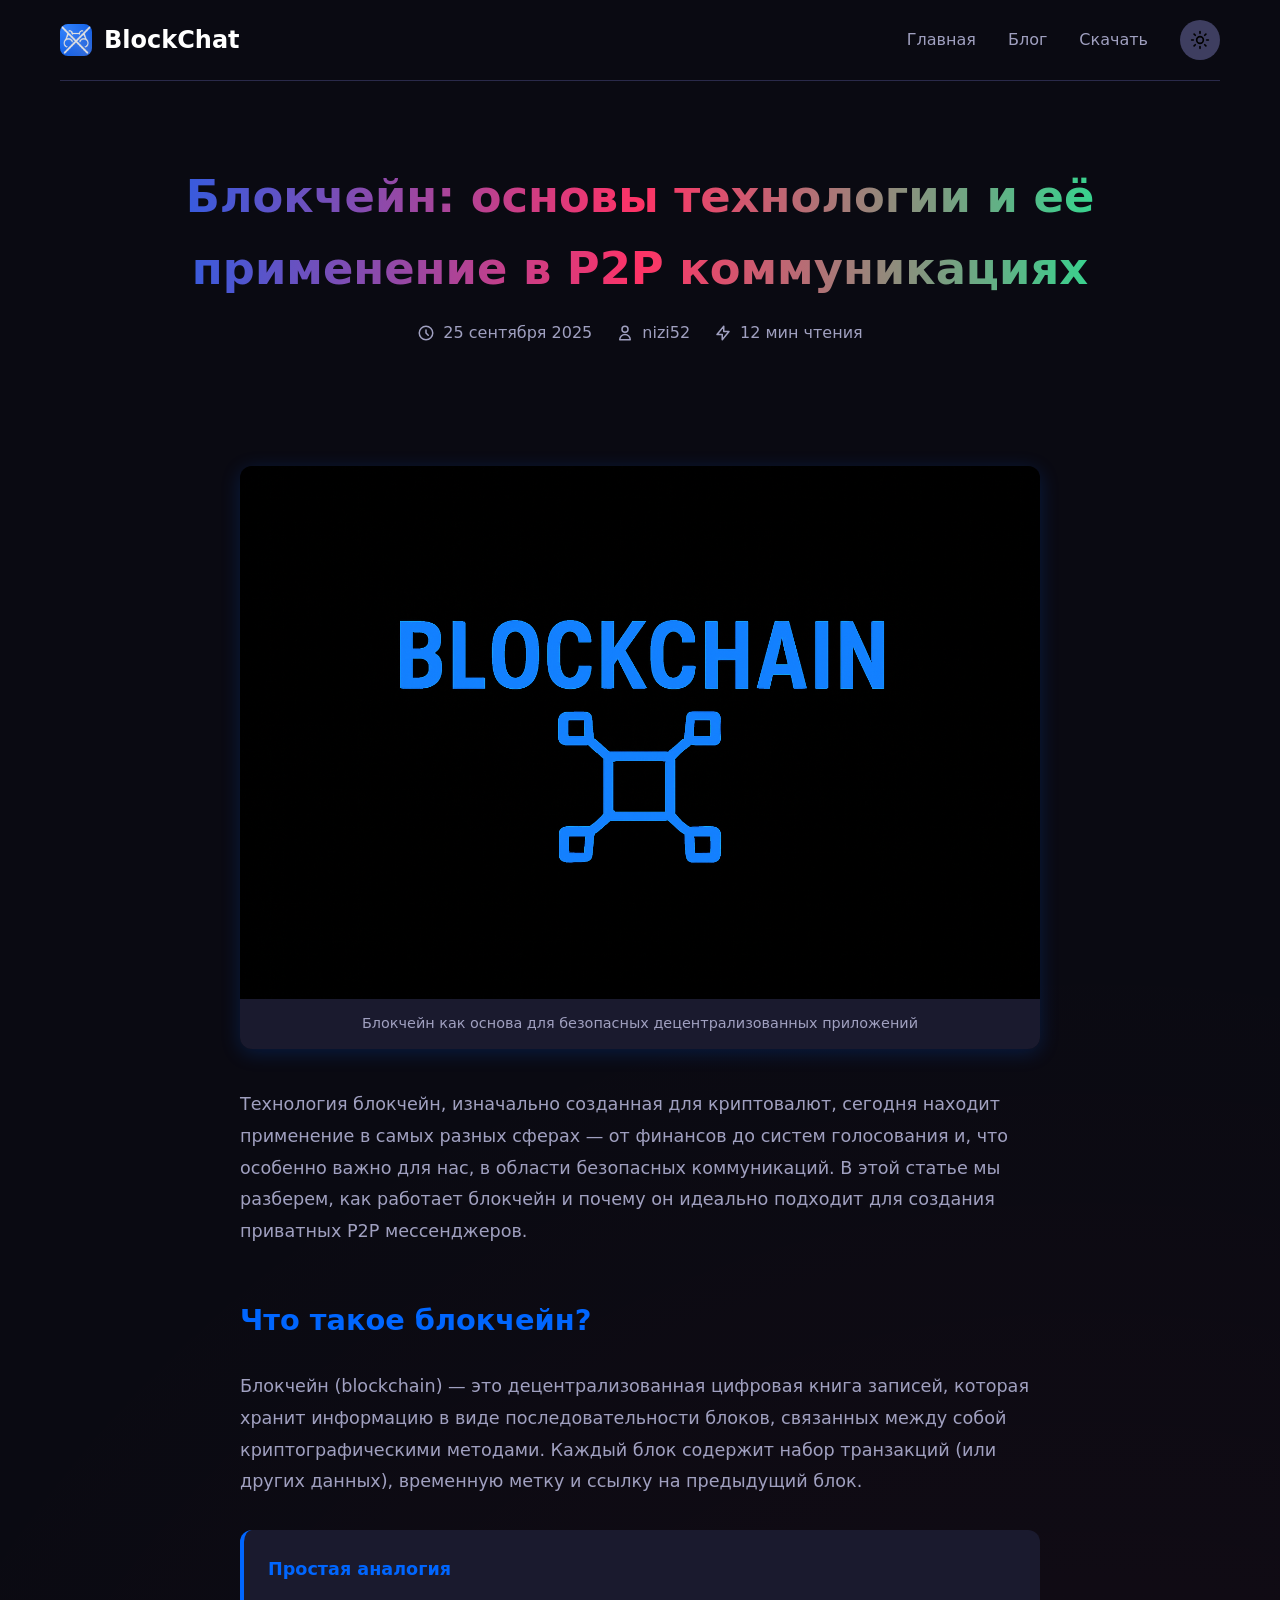
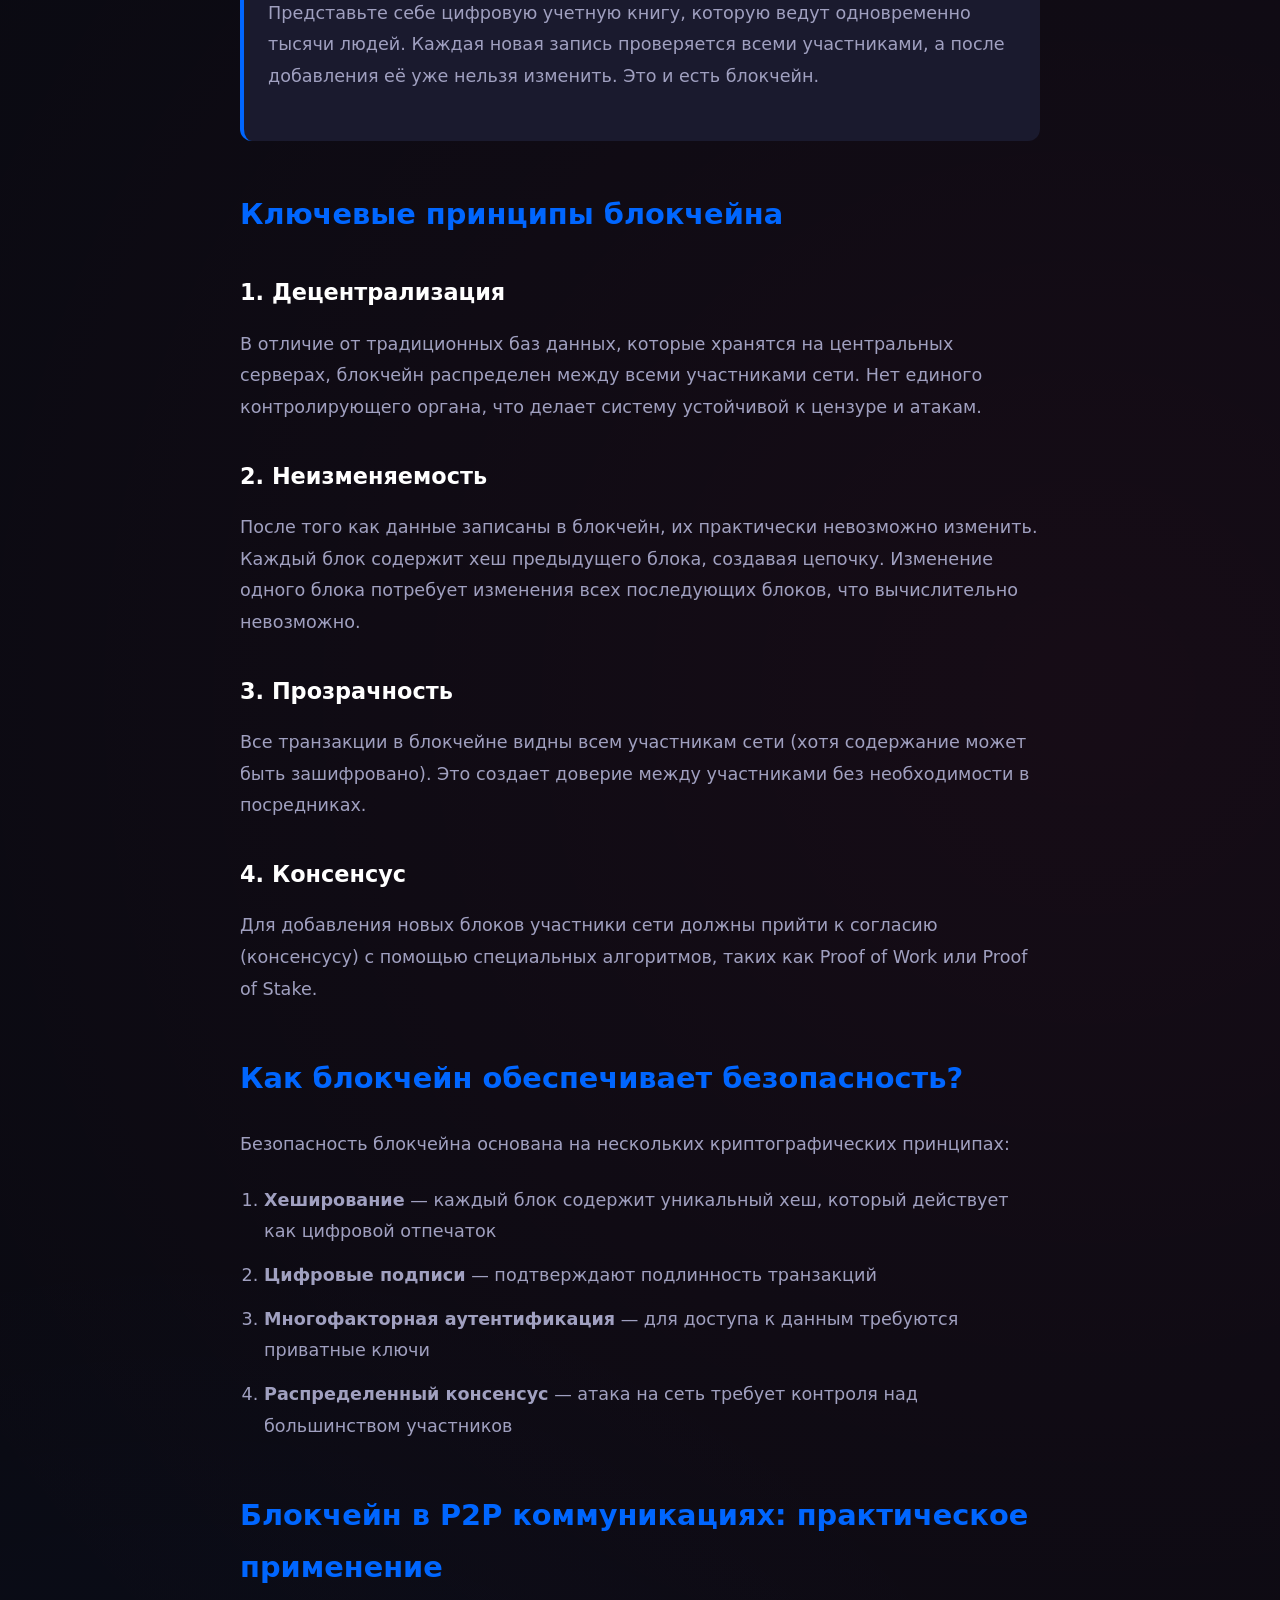
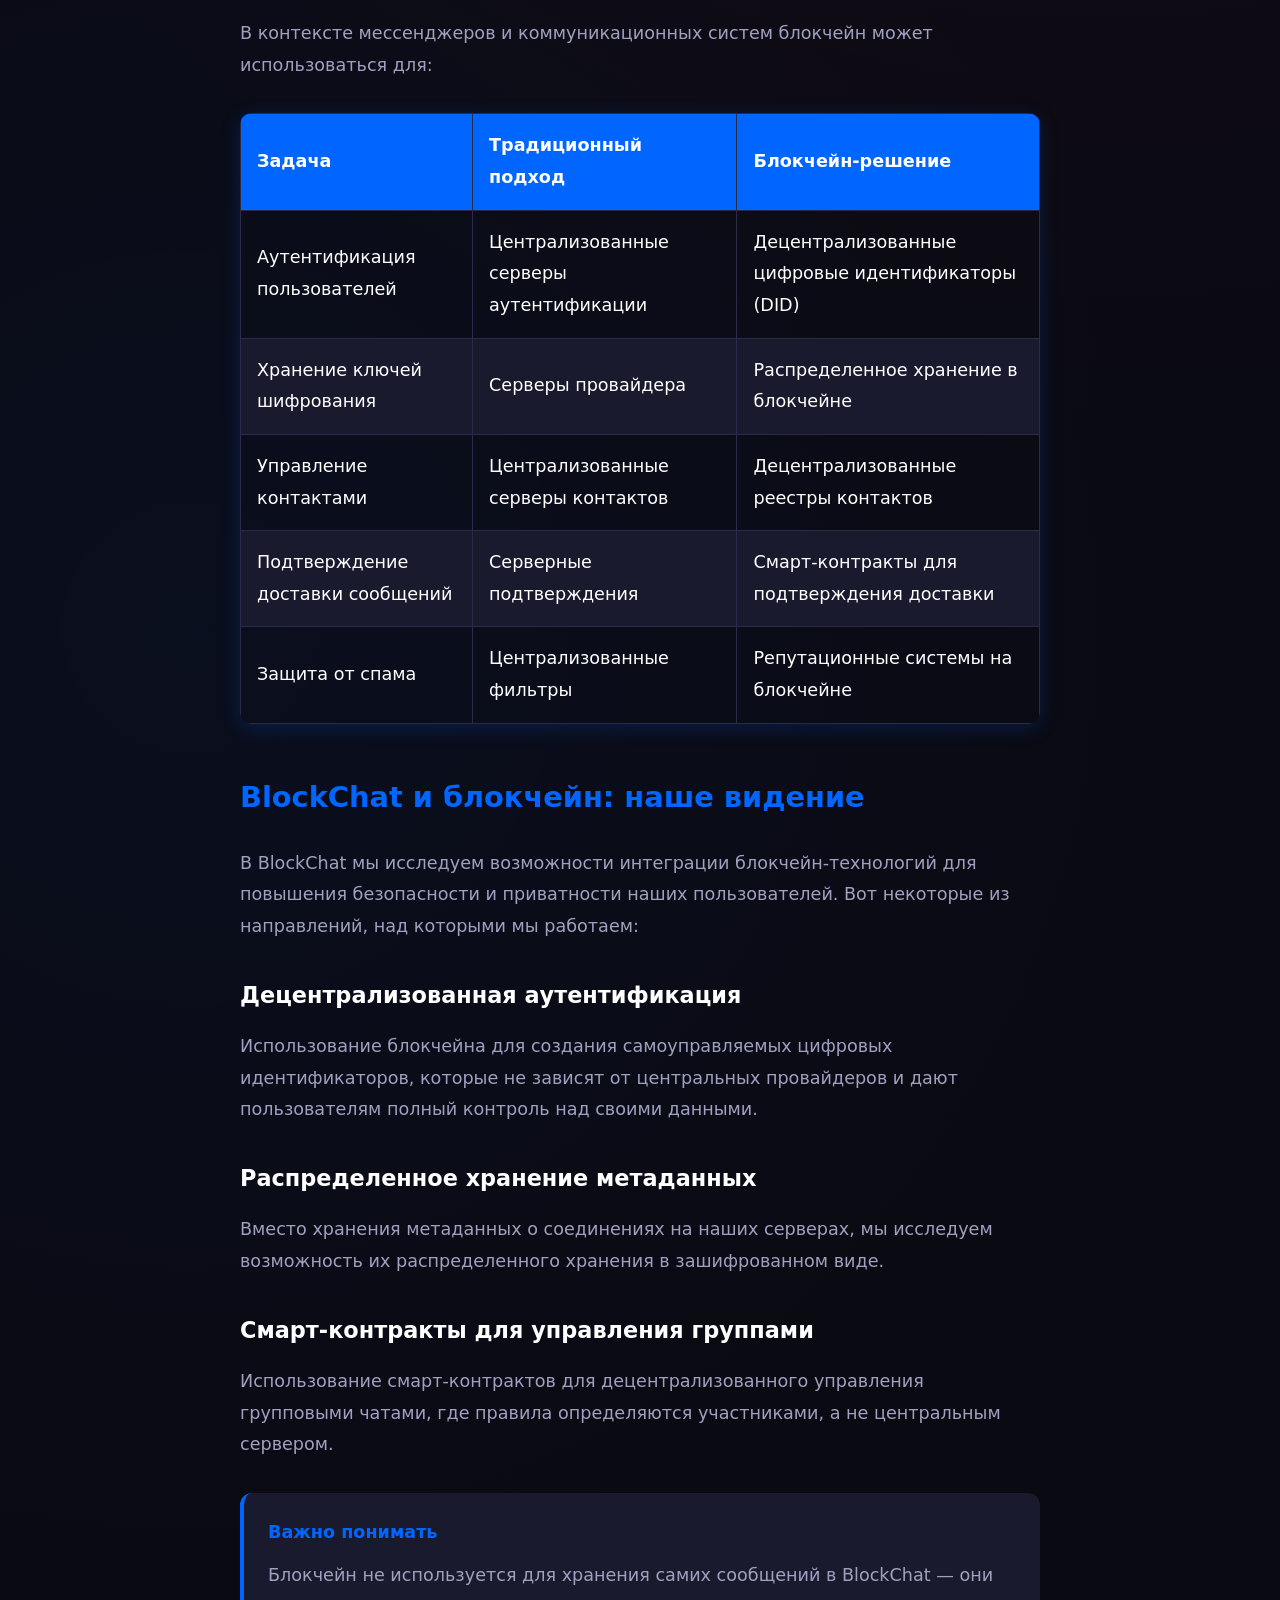
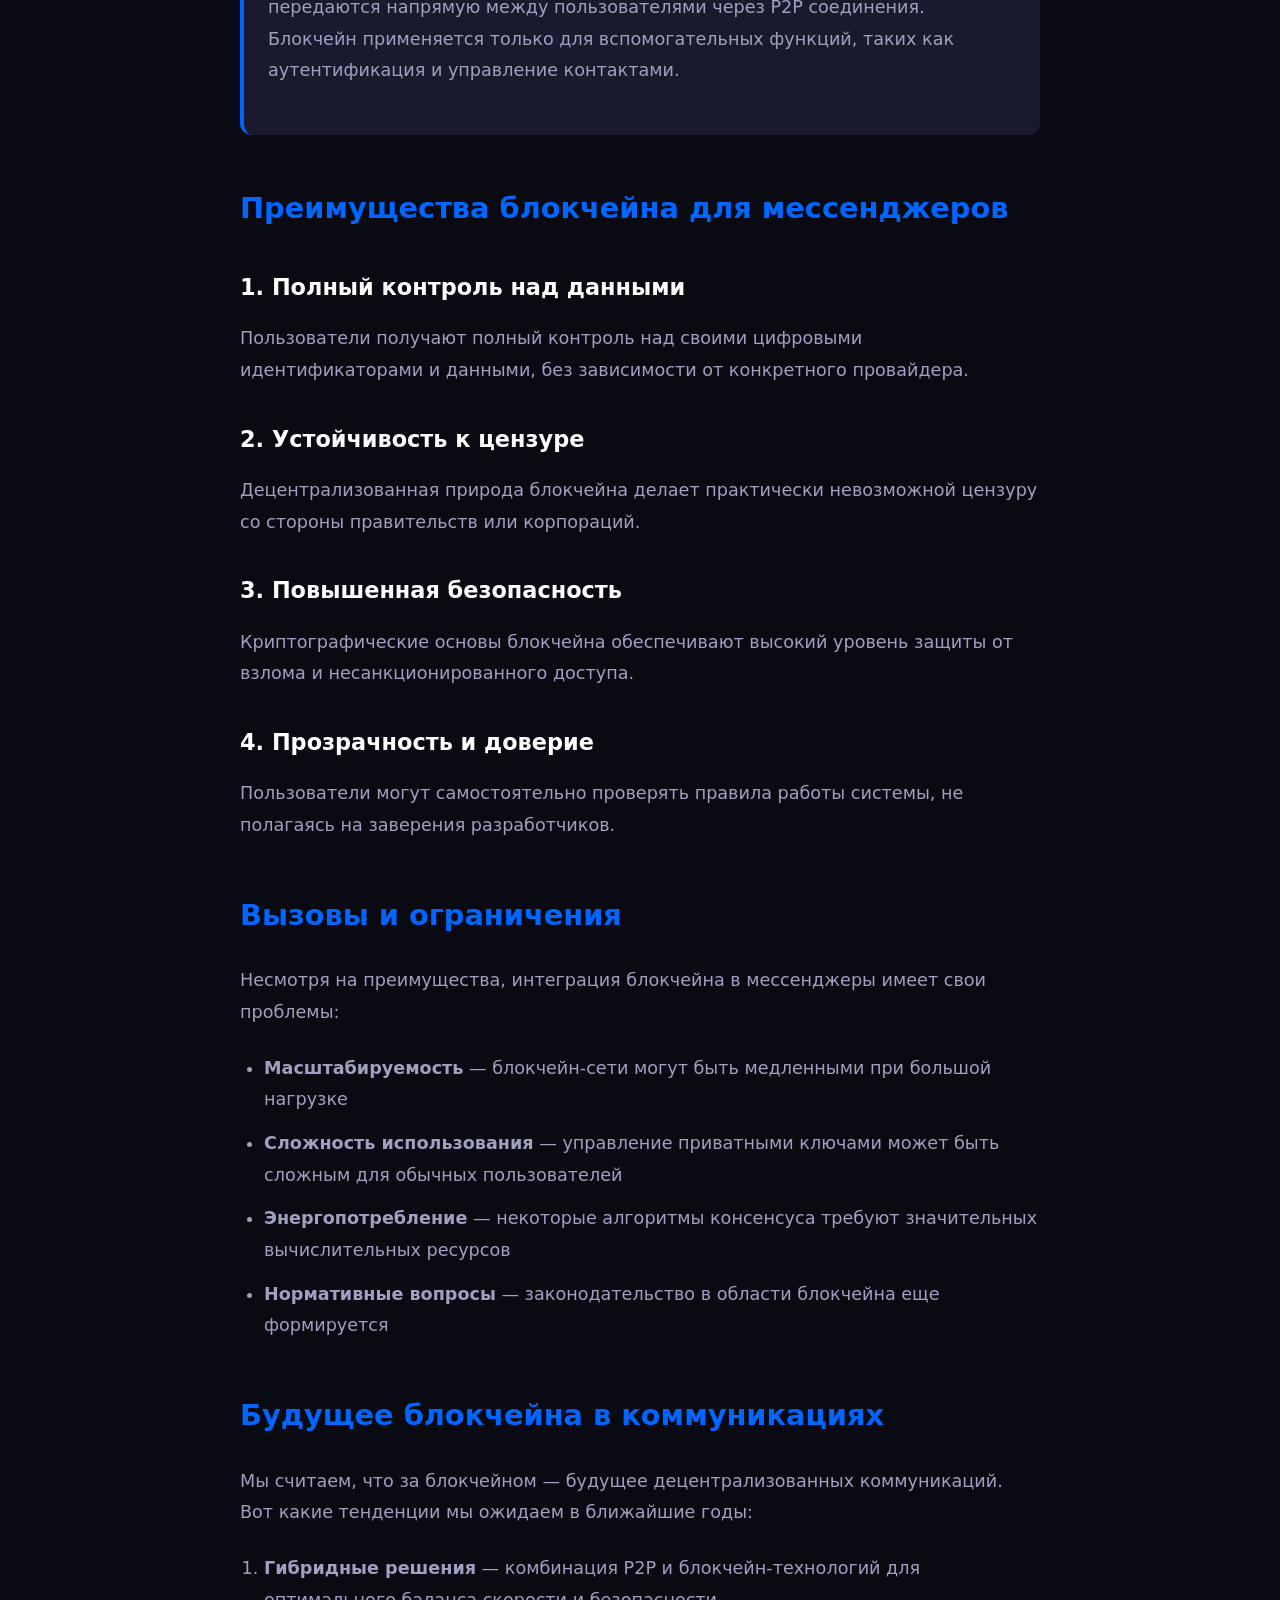
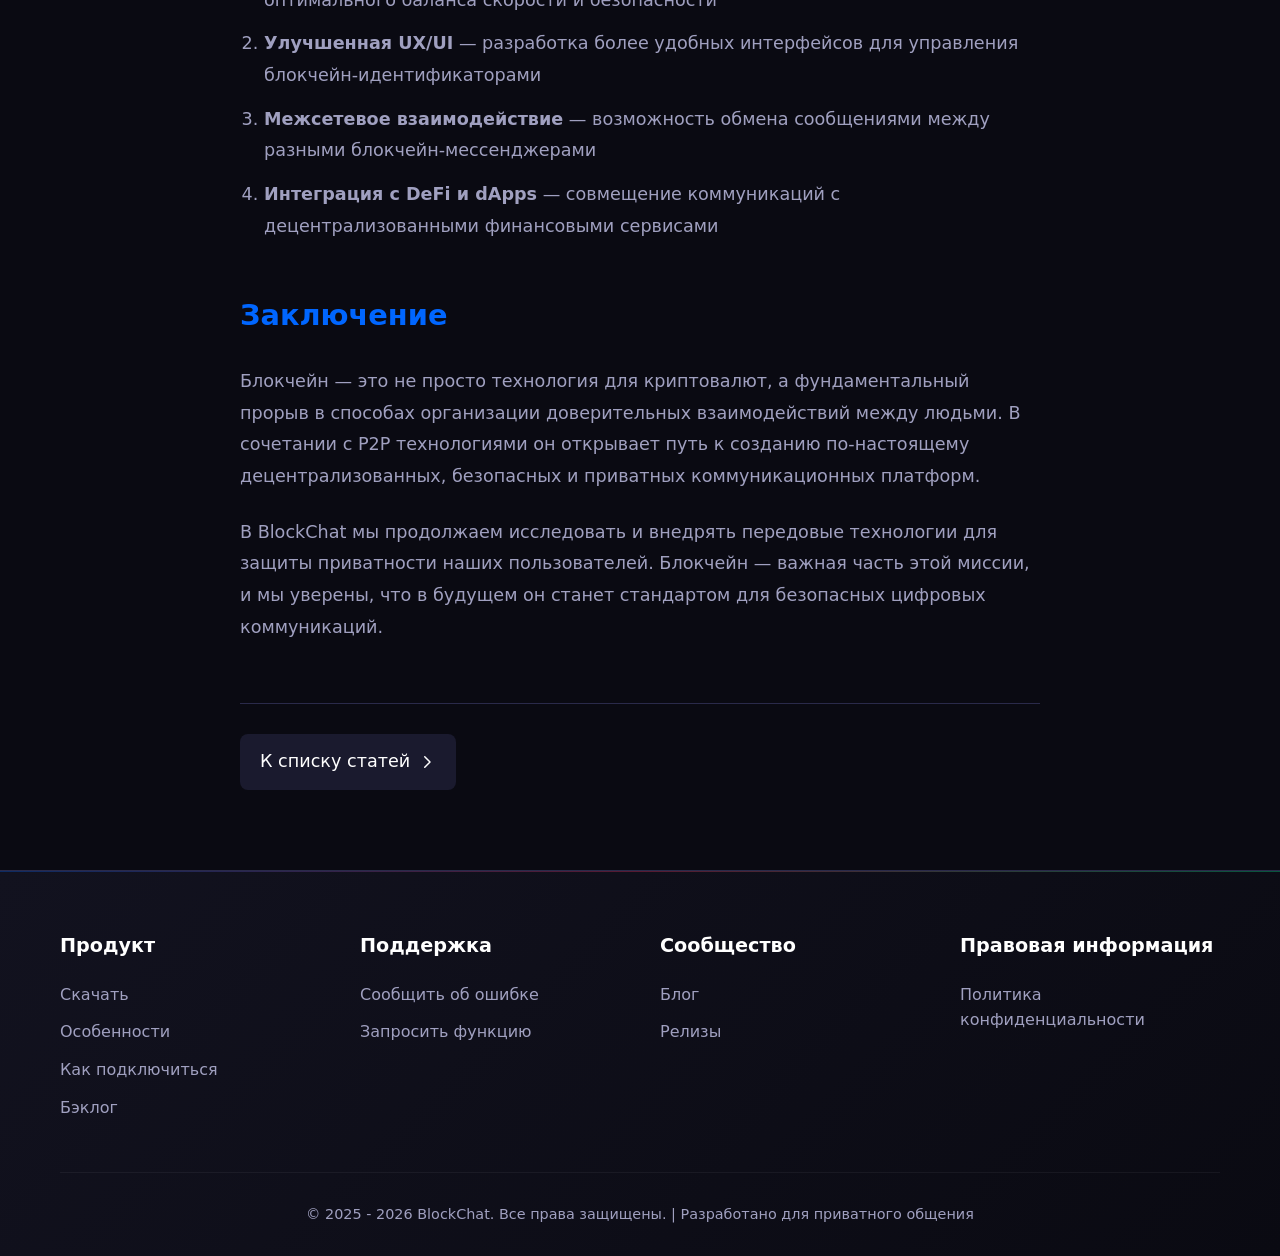
<file: posts/blockchain-post.html>
<!DOCTYPE html>
<html lang="ru" data-theme="dark">
<head>
    <meta charset="UTF-8">
    <meta name="viewport" content="width=device-width, initial-scale=1.0">
    <title>Блокчейн: основы технологии и её применение в P2P коммуникациях - Блог BlockChat</title>
    <link rel="shortcut icon" href="../images/logo-white.png">
    <meta name="description" content="Узнайте, как технология блокчейн работает, почему она безопасна и как применяется в децентрализованных P2P мессенджерах для повышения приватности.">
    <meta name="keywords" content="блокчейн, blockchain, P2P, децентрализация, безопасность, BlockChat, криптография">
    <link rel="stylesheet" href="../css/posts.css">
</head>
<body>
    <div class="container">
        <nav>
            <div class="logo">
                <div class="logo-icon">
                    <img src="../images/logo-white.png" width="30px"/>
                </div>
                <a href="../index.html">BlockChat</a>
            </div>
            <div class="nav-links">
                <a href="../index.html" class="nav-link">Главная</a>
                <a href="../blogs.html" class="nav-link">Блог</a>
                <a href="../download.html" class="nav-link">Скачать</a>
                <button class="theme-toggle" id="themeToggle" aria-label="Переключить тему">
                    <svg width="20" height="20" viewBox="0 0 24 24" fill="none" xmlns="http://www.w3.org/2000/svg">
                        <path d="M12 16C14.2091 16 16 14.2091 16 12C16 9.79086 14.2091 8 12 8C9.79086 8 8 9.79086 8 12C8 14.2091 9.79086 16 12 16Z" stroke="currentColor" stroke-width="2" stroke-linecap="round" stroke-linejoin="round" />
                        <path d="M12 2V4" stroke="currentColor" stroke-width="2" stroke-linecap="round" stroke-linejoin="round" />
                        <path d="M12 20V22" stroke="currentColor" stroke-width="2" stroke-linecap="round" stroke-linejoin="round" />
                        <path d="M4.93 4.93L6.34 6.34" stroke="currentColor" stroke-width="2" stroke-linecap="round" stroke-linejoin="round" />
                        <path d="M17.66 17.66L19.07 19.07" stroke="currentColor" stroke-width="2" stroke-linecap="round" stroke-linejoin="round" />
                        <path d="M2 12H4" stroke="currentColor" stroke-width="2" stroke-linecap="round" stroke-linejoin="round" />
                        <path d="M20 12H22" stroke="currentColor" stroke-width="2" stroke-linecap="round" stroke-linejoin="round" />
                        <path d="M6.34 17.66L4.93 19.07" stroke="currentColor" stroke-width="2" stroke-linecap="round" stroke-linejoin="round" />
                        <path d="M19.07 4.93L17.66 6.34" stroke="currentColor" stroke-width="2" stroke-linecap="round" stroke-linejoin="round" />
                    </svg>
                </button>
            </div>
        </nav>
    </div>

    <article class="article">
        <div class="container">
            <header class="article-hero">
                <h1>Блокчейн: основы технологии и её применение в P2P коммуникациях</h1>
                <div class="article-meta">
                    <div class="article-meta-item">
                        <svg width="18" height="18" viewBox="0 0 24 24" fill="none" xmlns="http://www.w3.org/2000/svg">
                            <path d="M12 8v4l3 3m6-3a9 9 0 11-18 0 9 9 0 0118 0z" stroke="currentColor" stroke-width="2" stroke-linecap="round" stroke-linejoin="round"/>
                        </svg>
                        <span>25 сентября 2025</span>
                    </div>
                    <div class="article-meta-item">
                        <svg width="18" height="18" viewBox="0 0 24 24" fill="none" xmlns="http://www.w3.org/2000/svg">
                            <path d="M16 7a4 4 0 11-8 0 4 4 0 018 0zM12 14a7 7 0 00-7 7h14a7 7 0 00-7-7z" stroke="currentColor" stroke-width="2" stroke-linecap="round" stroke-linejoin="round"/>
                        </svg>
                        <a href="https://nizi52.github.io/" target="_blank">nizi52</a>
                    </div>
                    <div class="article-meta-item">
                        <svg width="18" height="18" viewBox="0 0 24 24" fill="none" xmlns="http://www.w3.org/2000/svg">
                            <path d="M13 10V3L4 14h7v7l9-11h-7z" stroke="currentColor" stroke-width="2" stroke-linecap="round" stroke-linejoin="round"/>
                        </svg>
                        <span>12 мин чтения</span>
                    </div>
                </div>
            </header>

            <div class="article-content">
                <figure class="article-image">
                    <img src="../images/blockchain-post.png" alt="Блокчейн технология - децентрализованная сеть">
                    <figcaption>Блокчейн как основа для безопасных децентрализованных приложений</figcaption>
                </figure>

                <p>Технология блокчейн, изначально созданная для криптовалют, сегодня находит применение в самых разных сферах — от финансов до систем голосования и, что особенно важно для нас, в области безопасных коммуникаций. В этой статье мы разберем, как работает блокчейн и почему он идеально подходит для создания приватных P2P мессенджеров.</p>

                <h2>Что такое блокчейн?</h2>

                <p>Блокчейн (blockchain) — это децентрализованная цифровая книга записей, которая хранит информацию в виде последовательности блоков, связанных между собой криптографическими методами. Каждый блок содержит набор транзакций (или других данных), временную метку и ссылку на предыдущий блок.</p>

                <div class="info-box">
                    <h4>Простая аналогия</h4>
                    <p>Представьте себе цифровую учетную книгу, которую ведут одновременно тысячи людей. Каждая новая запись проверяется всеми участниками, а после добавления её уже нельзя изменить. Это и есть блокчейн.</p>
                </div>

                <h2>Ключевые принципы блокчейна</h2>

                <h3>1. Децентрализация</h3>
                <p>В отличие от традиционных баз данных, которые хранятся на центральных серверах, блокчейн распределен между всеми участниками сети. Нет единого контролирующего органа, что делает систему устойчивой к цензуре и атакам.</p>

                <h3>2. Неизменяемость</h3>
                <p>После того как данные записаны в блокчейн, их практически невозможно изменить. Каждый блок содержит хеш предыдущего блока, создавая цепочку. Изменение одного блока потребует изменения всех последующих блоков, что вычислительно невозможно.</p>

                <h3>3. Прозрачность</h3>
                <p>Все транзакции в блокчейне видны всем участникам сети (хотя содержание может быть зашифровано). Это создает доверие между участниками без необходимости в посредниках.</p>

                <h3>4. Консенсус</h3>
                <p>Для добавления новых блоков участники сети должны прийти к согласию (консенсусу) с помощью специальных алгоритмов, таких как Proof of Work или Proof of Stake.</p>

                <h2>Как блокчейн обеспечивает безопасность?</h2>

                <p>Безопасность блокчейна основана на нескольких криптографических принципах:</p>

                <ol>
                    <li><strong>Хеширование</strong> — каждый блок содержит уникальный хеш, который действует как цифровой отпечаток</li>
                    <li><strong>Цифровые подписи</strong> — подтверждают подлинность транзакций</li>
                    <li><strong>Многофакторная аутентификация</strong> — для доступа к данным требуются приватные ключи</li>
                    <li><strong>Распределенный консенсус</strong> — атака на сеть требует контроля над большинством участников</li>
                </ol>

                <h2>Блокчейн в P2P коммуникациях: практическое применение</h2>

                <p>В контексте мессенджеров и коммуникационных систем блокчейн может использоваться для:</p>

                <table class="comparison-table">
                    <thead>
                        <tr>
                            <th>Задача</th>
                            <th>Традиционный подход</th>
                            <th>Блокчейн-решение</th>
                        </tr>
                    </thead>
                    <tbody>
                        <tr>
                            <td>Аутентификация пользователей</td>
                            <td>Централизованные серверы аутентификации</td>
                            <td>Децентрализованные цифровые идентификаторы (DID)</td>
                        </tr>
                        <tr>
                            <td>Хранение ключей шифрования</td>
                            <td>Серверы провайдера</td>
                            <td>Распределенное хранение в блокчейне</td>
                        </tr>
                        <tr>
                            <td>Управление контактами</td>
                            <td>Централизованные серверы контактов</td>
                            <td>Децентрализованные реестры контактов</td>
                        </tr>
                        <tr>
                            <td>Подтверждение доставки сообщений</td>
                            <td>Серверные подтверждения</td>
                            <td>Смарт-контракты для подтверждения доставки</td>
                        </tr>
                        <tr>
                            <td>Защита от спама</td>
                            <td>Централизованные фильтры</td>
                            <td>Репутационные системы на блокчейне</td>
                        </tr>
                    </tbody>
                </table>

                <h2>BlockChat и блокчейн: наше видение</h2>

                <p>В BlockChat мы исследуем возможности интеграции блокчейн-технологий для повышения безопасности и приватности наших пользователей. Вот некоторые из направлений, над которыми мы работаем:</p>

                <h3>Децентрализованная аутентификация</h3>
                <p>Использование блокчейна для создания самоуправляемых цифровых идентификаторов, которые не зависят от центральных провайдеров и дают пользователям полный контроль над своими данными.</p>

                <h3>Распределенное хранение метаданных</h3>
                <p>Вместо хранения метаданных о соединениях на наших серверах, мы исследуем возможность их распределенного хранения в зашифрованном виде.</p>

                <h3>Смарт-контракты для управления группами</h3>
                <p>Использование смарт-контрактов для децентрализованного управления групповыми чатами, где правила определяются участниками, а не центральным сервером.</p>

                <div class="info-box">
                    <h4>Важно понимать</h4>
                    <p>Блокчейн не используется для хранения самих сообщений в BlockChat — они передаются напрямую между пользователями через P2P соединения. Блокчейн применяется только для вспомогательных функций, таких как аутентификация и управление контактами.</p>
                </div>

                <h2>Преимущества блокчейна для мессенджеров</h2>

                <h3>1. Полный контроль над данными</h3>
                <p>Пользователи получают полный контроль над своими цифровыми идентификаторами и данными, без зависимости от конкретного провайдера.</p>

                <h3>2. Устойчивость к цензуре</h3>
                <p>Децентрализованная природа блокчейна делает практически невозможной цензуру со стороны правительств или корпораций.</p>

                <h3>3. Повышенная безопасность</h3>
                <p>Криптографические основы блокчейна обеспечивают высокий уровень защиты от взлома и несанкционированного доступа.</p>

                <h3>4. Прозрачность и доверие</h3>
                <p>Пользователи могут самостоятельно проверять правила работы системы, не полагаясь на заверения разработчиков.</p>

                <h2>Вызовы и ограничения</h2>

                <p>Несмотря на преимущества, интеграция блокчейна в мессенджеры имеет свои проблемы:</p>

                <ul>
                    <li><strong>Масштабируемость</strong> — блокчейн-сети могут быть медленными при большой нагрузке</li>
                    <li><strong>Сложность использования</strong> — управление приватными ключами может быть сложным для обычных пользователей</li>
                    <li><strong>Энергопотребление</strong> — некоторые алгоритмы консенсуса требуют значительных вычислительных ресурсов</li>
                    <li><strong>Нормативные вопросы</strong> — законодательство в области блокчейна еще формируется</li>
                </ul>

                <h2>Будущее блокчейна в коммуникациях</h2>

                <p>Мы считаем, что за блокчейном — будущее децентрализованных коммуникаций. Вот какие тенденции мы ожидаем в ближайшие годы:</p>

                <ol>
                    <li><strong>Гибридные решения</strong> — комбинация P2P и блокчейн-технологий для оптимального баланса скорости и безопасности</li>
                    <li><strong>Улучшенная UX/UI</strong> — разработка более удобных интерфейсов для управления блокчейн-идентификаторами</li>
                    <li><strong>Межсетевое взаимодействие</strong> — возможность обмена сообщениями между разными блокчейн-мессенджерами</li>
                    <li><strong>Интеграция с DeFi и dApps</strong> — совмещение коммуникаций с децентрализованными финансовыми сервисами</li>
                </ol>

                <h2>Заключение</h2>

                <p>Блокчейн — это не просто технология для криптовалют, а фундаментальный прорыв в способах организации доверительных взаимодействий между людьми. В сочетании с P2P технологиями он открывает путь к созданию по-настоящему децентрализованных, безопасных и приватных коммуникационных платформ.</p>

                <p>В BlockChat мы продолжаем исследовать и внедрять передовые технологии для защиты приватности наших пользователей. Блокчейн — важная часть этой миссии, и мы уверены, что в будущем он станет стандартом для безопасных цифровых коммуникаций.</p>

                <div class="article-navigation">
                    <a href="../blogs.html" class="nav-button">
                        К списку статей
                        <svg width="18" height="18" viewBox="0 0 24 24" fill="none" xmlns="http://www.w3.org/2000/svg">
                            <path d="M9 5l7 7-7 7" stroke="currentColor" stroke-width="2" stroke-linecap="round" stroke-linejoin="round"/>
                        </svg>
                    </a>
                </div>
            </div>
        </div>
    </article>

    <div id="modal" class="modal">
      <div class="modal-content">
        <div class="modal-header">
          <h3>Временно недоступно</h3>
          <button class="modal-close" id="modalClose">
            <svg width="20" height="20" viewBox="0 0 24 24" fill="none" xmlns="http://www.w3.org/2000/svg">
              <path d="M18 6L6 18M6 6l12 12" stroke="currentColor" stroke-width="2" stroke-linecap="round" stroke-linejoin="round"/>
            </svg>
          </button>
        </div>
        <div class="modal-body">
          <div class="modal-icon">
            <svg width="48" height="48" viewBox="0 0 24 24" fill="none" xmlns="http://www.w3.org/2000/svg">
              <path d="M12 9v2m0 4h.01m-6.938 4h13.856c1.54 0 2.502-1.667 1.732-3L13.732 4c-.77-1.333-2.694-1.333-3.464 0L3.34 16c-.77 1.333.192 3 1.732 3z" stroke="var(--warning)" stroke-width="2" stroke-linecap="round" stroke-linejoin="round"/>
            </svg>
          </div>
          <p>Данная функция находится в разработке. Мы работаем над улучшением сайта и скоро добавим эту возможность.</p>
        </div>
        <div class="modal-footer">
          <button class="btn btn-primary" id="modalOk">Понятно</button>
        </div>
      </div>
    </div>

    <footer>
      <div class="container">
        <div class="footer-content">
          <div class="footer-column">
            <h3>Продукт</h3>
            <ul class="footer-links">
              <li><a href="../download.html">Скачать</a></li>
              <li><a href="../index.html#features">Особенности</a></li>
              <li><a href="../index.html#how-it-works">Как подключиться</a></li>
              <li><a href="../index.html#backlog">Бэклог</a></li>
            </ul>
          </div>
          <div class="footer-column">
            <h3>Поддержка</h3>
            <ul class="footer-links">
              <li><a href="#" class="modal-link">Сообщить об ошибке</a></li>
              <li><a href="#" class="modal-link">Запросить функцию</a></li>
            </ul>
          </div>
          <div class="footer-column">
            <h3>Сообщество</h3>
            <ul class="footer-links">
              <li><a href="../blogs.html">Блог</a></li>
              <li><a href="../download.html#version-history">Релизы</a></li>
            </ul>
          </div>
          <div class="footer-column">
              <h3>Правовая информация</h3>
              <ul class="footer-links">
                  <li><a href="../privacy.html">Политика конфиденциальности</a></li>
              </ul>
          </div>
        </div>
        <div class="footer-bottom">
          <p>© 2025 - 2026 BlockChat. Все права защищены. | Разработано для приватного общения</p>
        </div>
      </div>
    </footer>

    <script>
        // Переключение темы
        const themeToggle = document.getElementById('themeToggle');
        const html = document.documentElement;
        
        themeToggle.addEventListener('click', () => {
            const currentTheme = html.getAttribute('data-theme');
            const newTheme = currentTheme === 'dark' ? 'light' : 'dark';
            html.setAttribute('data-theme', newTheme);
            localStorage.setItem('theme', newTheme);
        });
        
        // Проверка сохраненной темы
        const savedTheme = localStorage.getItem('theme');
        if (savedTheme) {
            html.setAttribute('data-theme', savedTheme);
        }
        
        // Модальное окно - получение элементов
        const modal = document.getElementById('modal');
        const modalClose = document.getElementById('modalClose');
        const modalOk = document.getElementById('modalOk');
        const modalLinks = document.querySelectorAll('.modal-link');
        
        // Функция открытия модального окна
        function showModal() {
            modal.classList.add('show');
            document.body.style.overflow = 'hidden';
        }
        
        // Функция закрытия модального окна
        function closeModal() {
            modal.classList.remove('show');
            document.body.style.overflow = 'auto';
        }
        
        // Обработчики событий для модального окна
        modalClose.addEventListener('click', closeModal);
        modalOk.addEventListener('click', closeModal);
        
        // Обработчики для ссылок, открывающих модальное окно
        modalLinks.forEach(link => {
            link.addEventListener('click', function(e) {
                e.preventDefault();
                showModal();
            });
        });
        
        // Закрытие модального окна при клике вне его
        modal.addEventListener('click', function(e) {
            if (e.target === this) {
                closeModal();
            }
        });
        
        // Закрытие модального окна по ESC
        document.addEventListener('keydown', function(e) {
            if (e.key === 'Escape') {
                closeModal();
            }
        });
    </script>
</body>
</html>
</file>
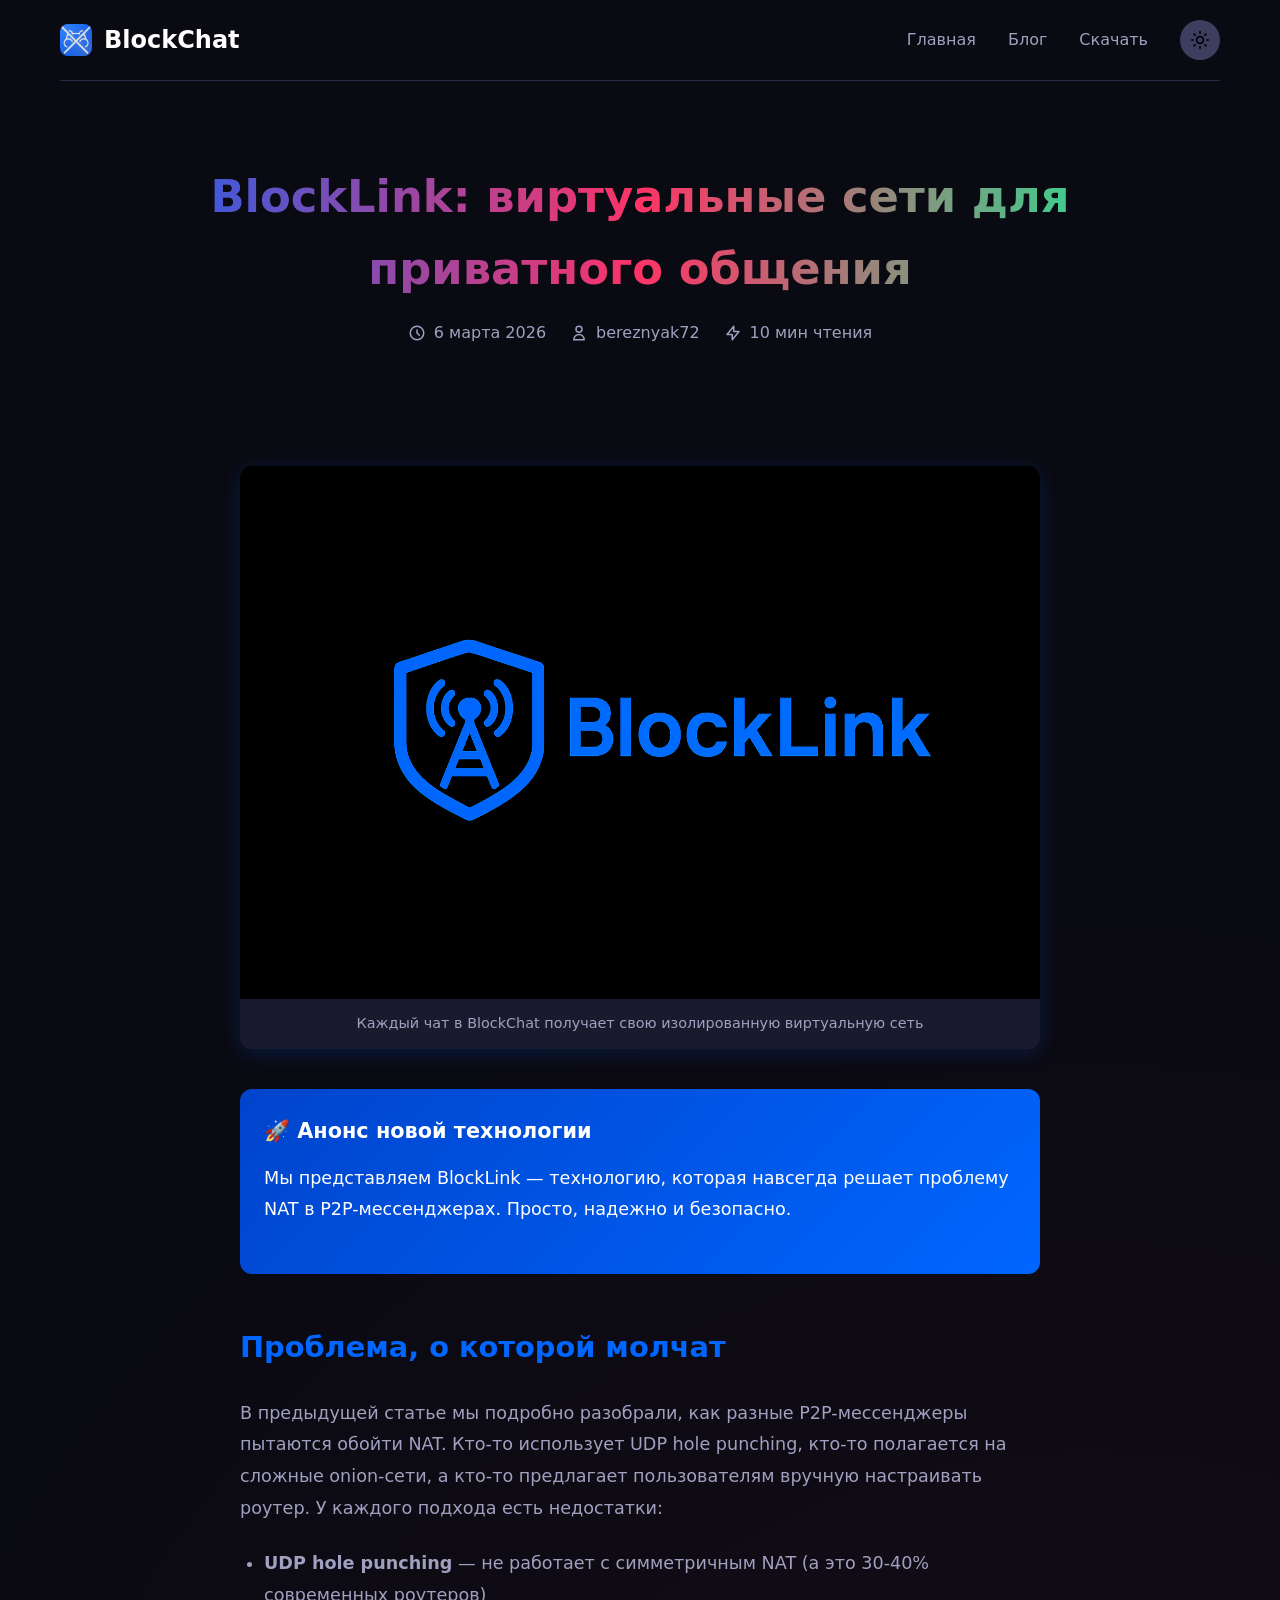
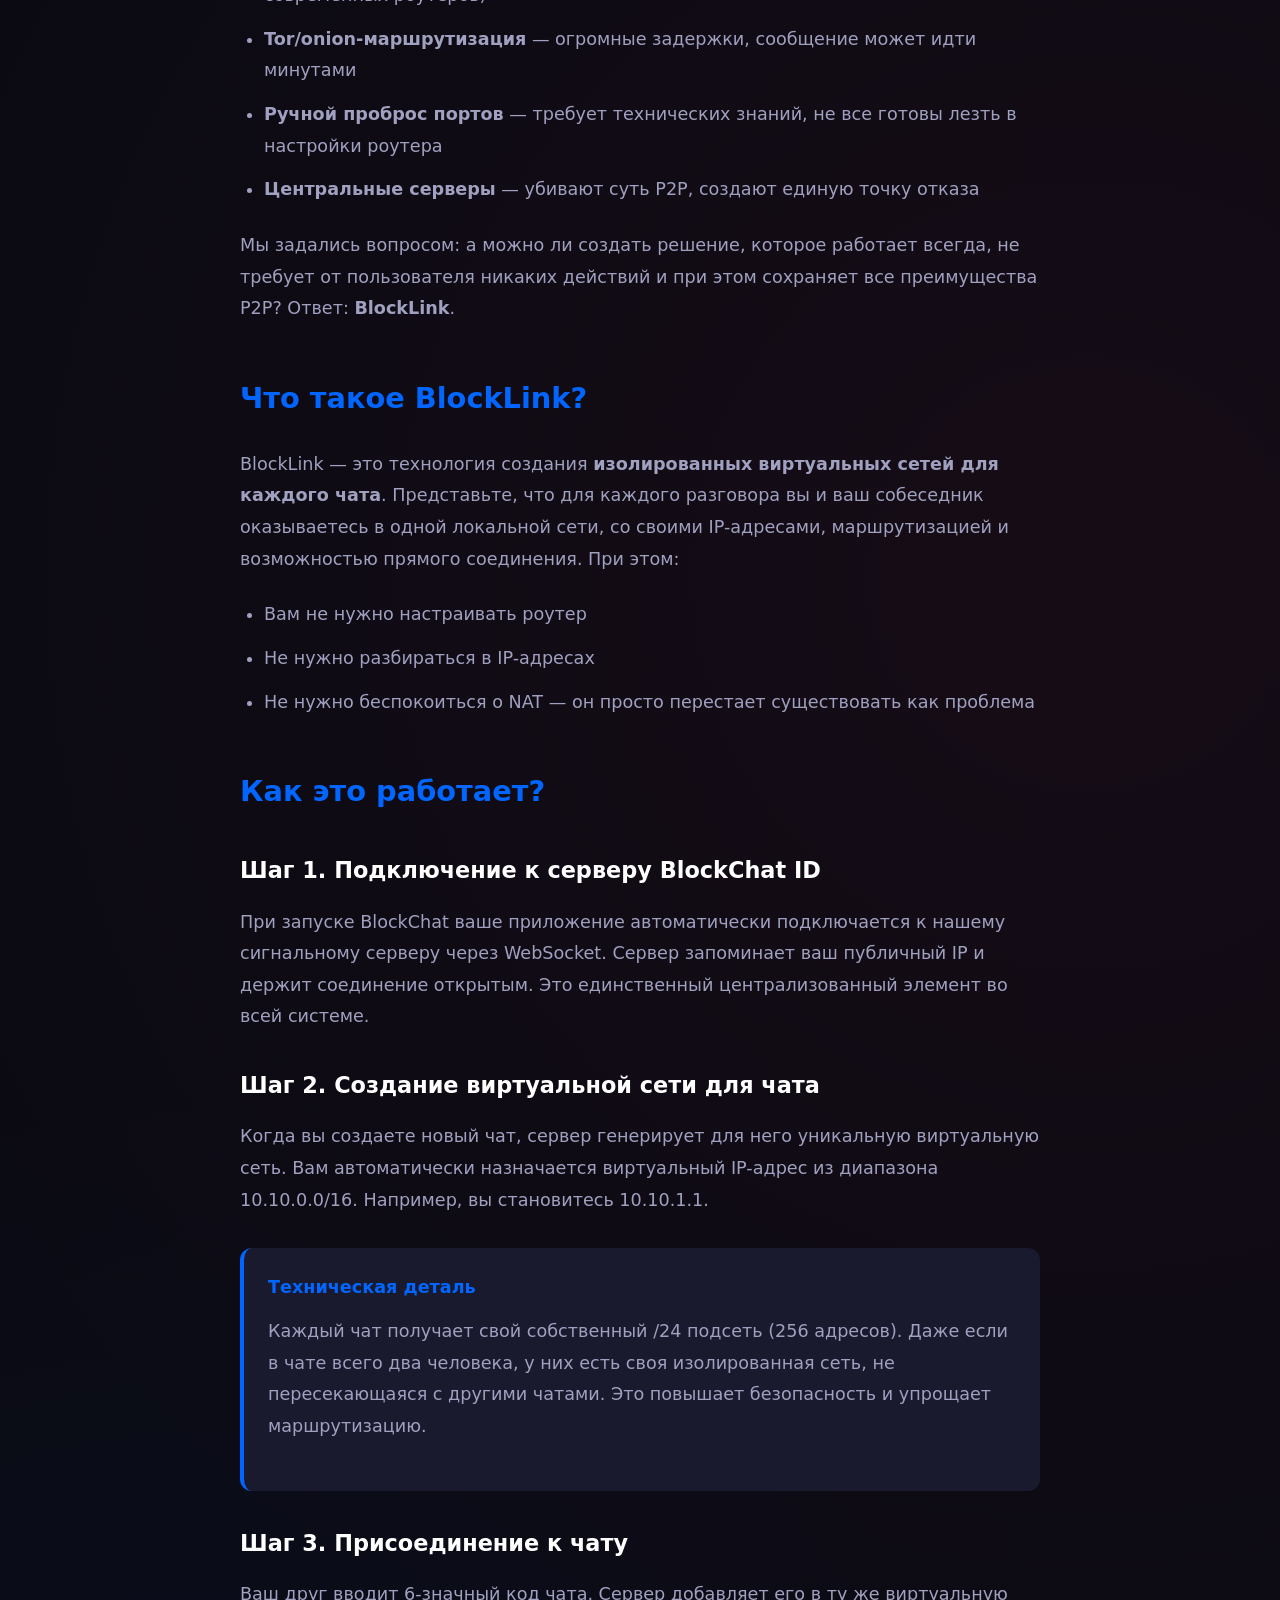
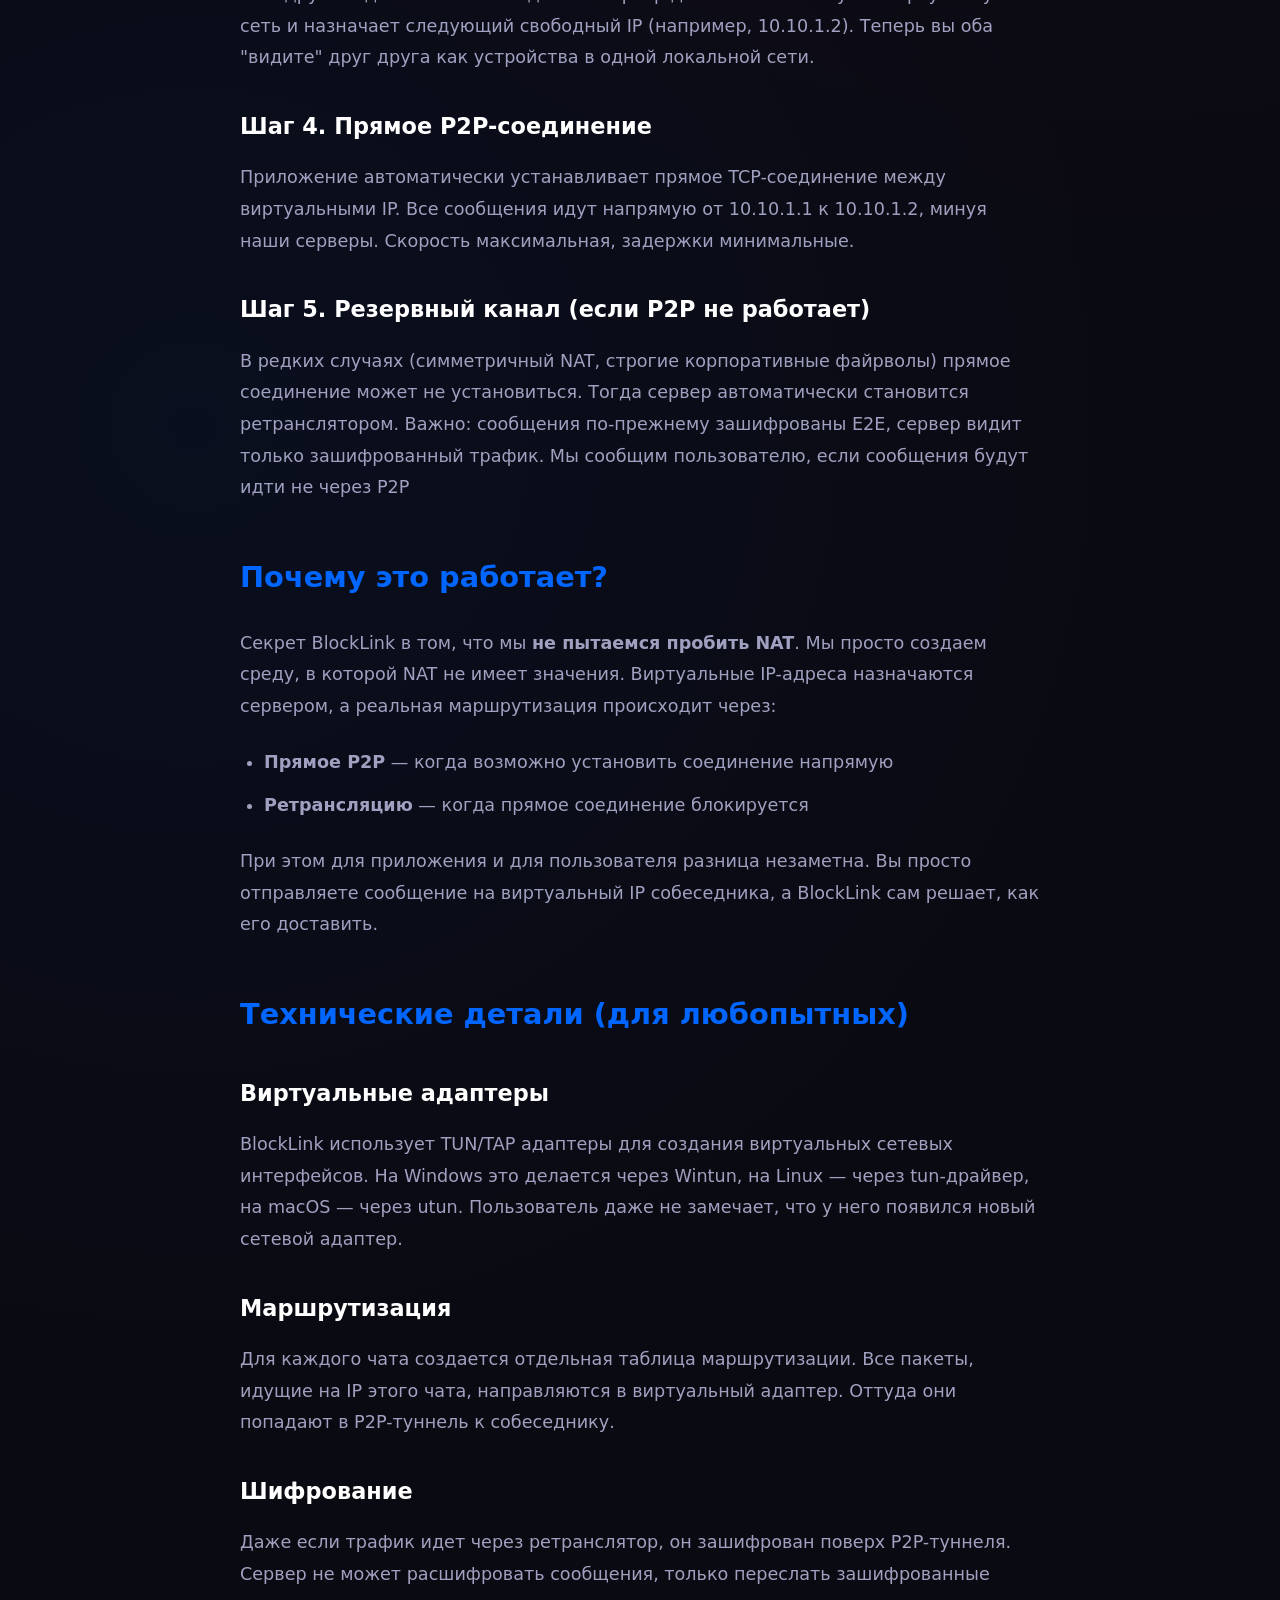
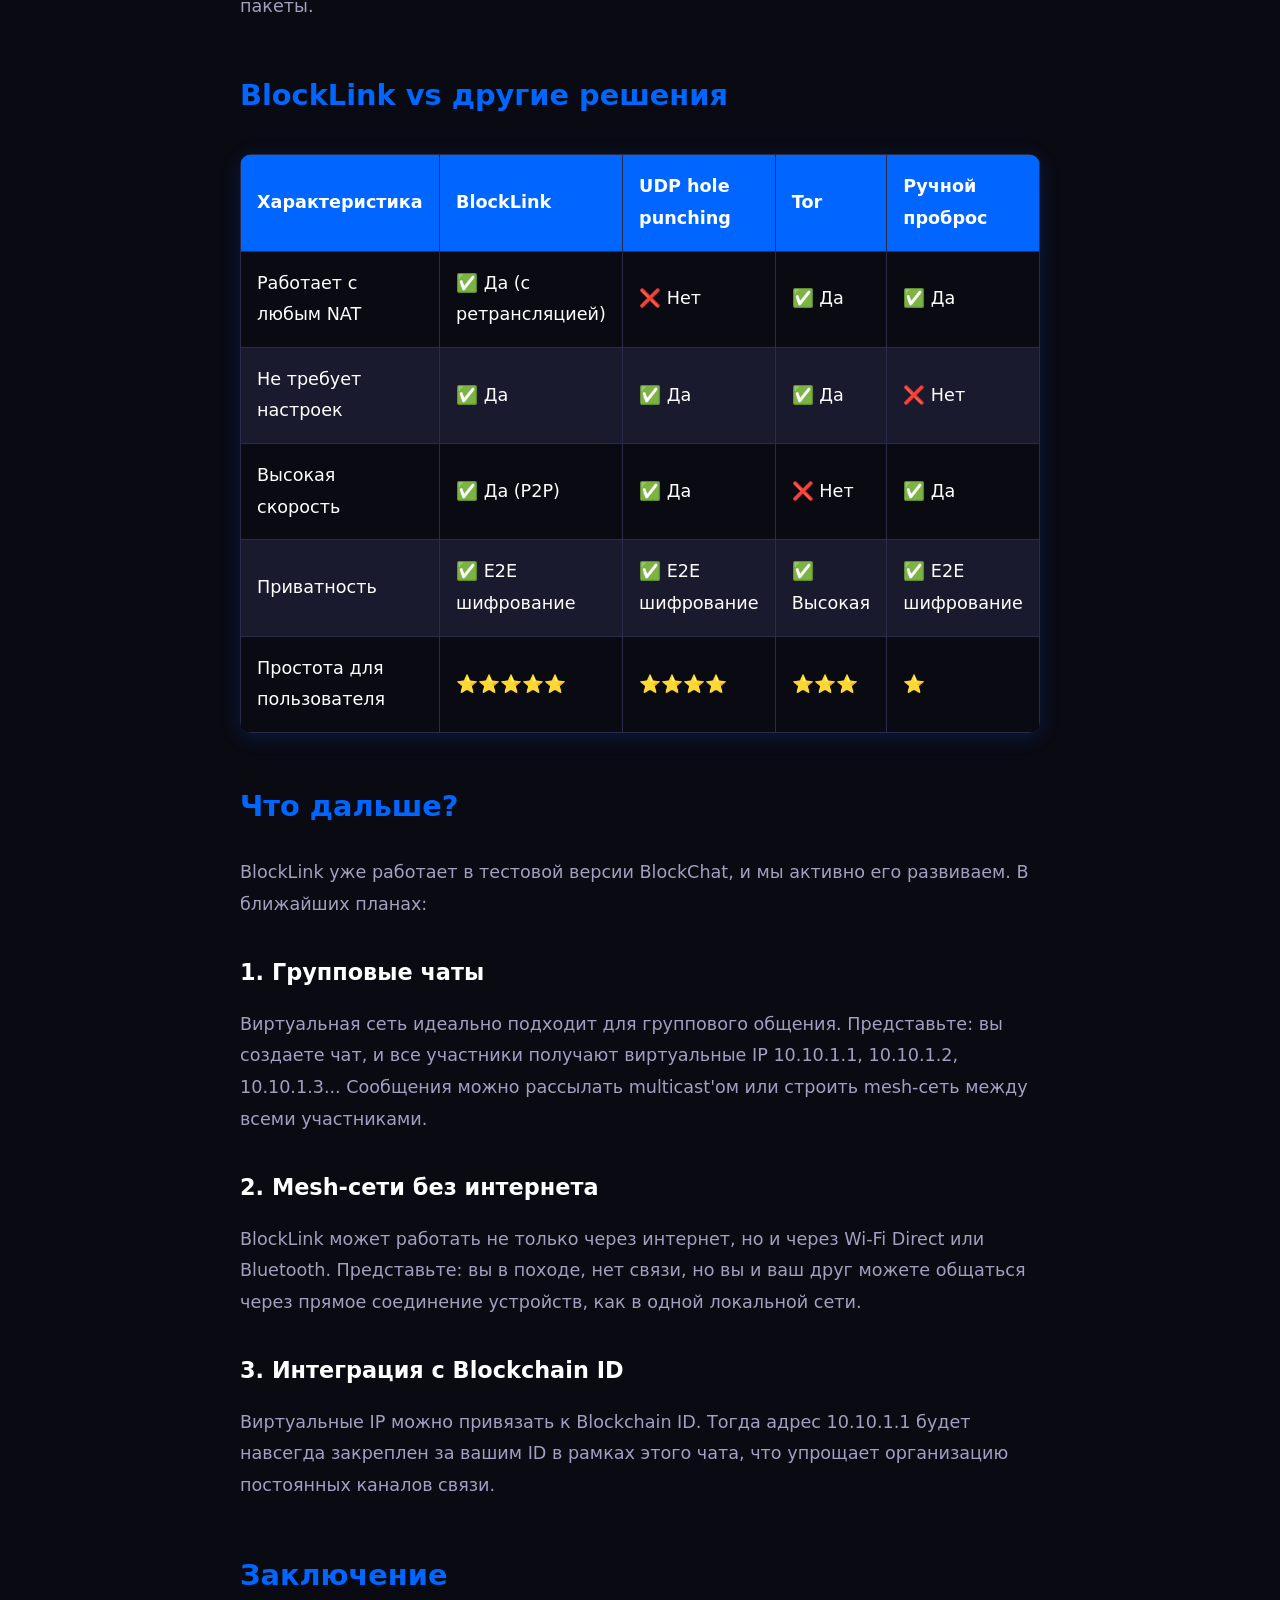
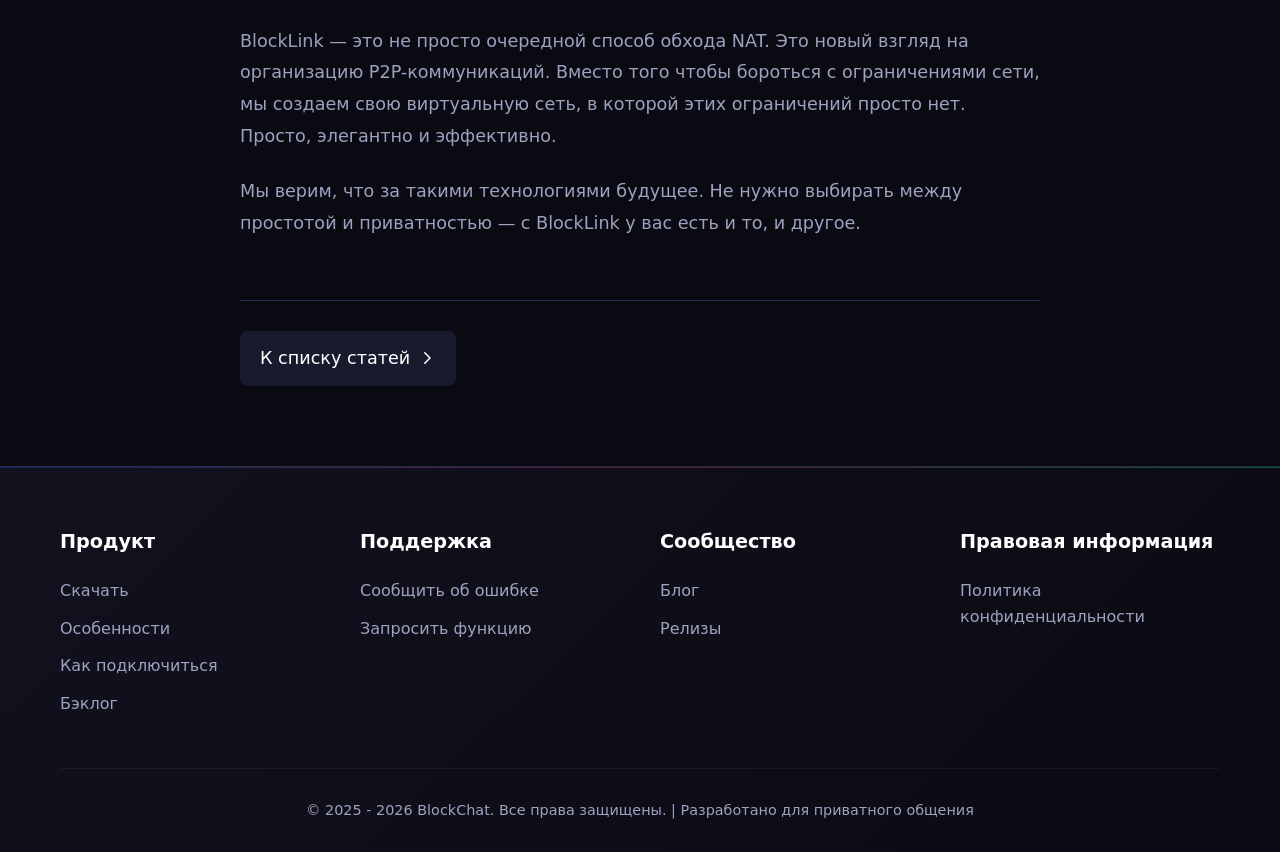
<file: posts/blocklink-announce.html>
<!DOCTYPE html>
<html lang="ru" data-theme="dark">
<head>
    <meta charset="UTF-8">
    <meta name="viewport" content="width=device-width, initial-scale=1.0">
    <title>BlockLink: виртуальные сети для приватного общения - Блог BlockChat</title>
    <link rel="shortcut icon" href="../images/logo-white.png">
    <meta name="description" content="Знакомьтесь: BlockLink — технология создания изолированных виртуальных сетей для каждого чата. Прямое P2P-соединение без настроек роутера.">
    <meta name="keywords" content="BlockLink, виртуальная сеть, P2P, VPN, BlockChat, NAT, прямое соединение">
    <link rel="stylesheet" href="../css/posts.css">
</head>
<body>
    <div class="container">
        <nav>
            <div class="logo">
                <div class="logo-icon">
                    <img src="../images/logo-white.png" width="30px"/>
                </div>
                <a href="../index.html">BlockChat</a>
            </div>
            <div class="nav-links">
                <a href="../index.html" class="nav-link">Главная</a>
                <a href="../blogs.html" class="nav-link">Блог</a>
                <a href="../download.html" class="nav-link">Скачать</a>
                <button class="theme-toggle" id="themeToggle" aria-label="Переключить тему">
                    <svg width="20" height="20" viewBox="0 0 24 24" fill="none" xmlns="http://www.w3.org/2000/svg">
                        <path d="M12 16C14.2091 16 16 14.2091 16 12C16 9.79086 14.2091 8 12 8C9.79086 8 8 9.79086 8 12C8 14.2091 9.79086 16 12 16Z" stroke="currentColor" stroke-width="2" stroke-linecap="round" stroke-linejoin="round" />
                        <path d="M12 2V4" stroke="currentColor" stroke-width="2" stroke-linecap="round" stroke-linejoin="round" />
                        <path d="M12 20V22" stroke="currentColor" stroke-width="2" stroke-linecap="round" stroke-linejoin="round" />
                        <path d="M4.93 4.93L6.34 6.34" stroke="currentColor" stroke-width="2" stroke-linecap="round" stroke-linejoin="round" />
                        <path d="M17.66 17.66L19.07 19.07" stroke="currentColor" stroke-width="2" stroke-linecap="round" stroke-linejoin="round" />
                        <path d="M2 12H4" stroke="currentColor" stroke-width="2" stroke-linecap="round" stroke-linejoin="round" />
                        <path d="M20 12H22" stroke="currentColor" stroke-width="2" stroke-linecap="round" stroke-linejoin="round" />
                        <path d="M6.34 17.66L4.93 19.07" stroke="currentColor" stroke-width="2" stroke-linecap="round" stroke-linejoin="round" />
                        <path d="M19.07 4.93L17.66 6.34" stroke="currentColor" stroke-width="2" stroke-linecap="round" stroke-linejoin="round" />
                    </svg>
                </button>
            </div>
        </nav>
    </div>

    <article class="article">
        <div class="container">
            <header class="article-hero">
                <h1>BlockLink: виртуальные сети для приватного общения</h1>
                <div class="article-meta">
                    <div class="article-meta-item">
                        <svg width="18" height="18" viewBox="0 0 24 24" fill="none" xmlns="http://www.w3.org/2000/svg">
                            <path d="M12 8v4l3 3m6-3a9 9 0 11-18 0 9 9 0 0118 0z" stroke="currentColor" stroke-width="2" stroke-linecap="round" stroke-linejoin="round"/>
                        </svg>
                        <span>6 марта 2026</span>
                    </div>
                    <div class="article-meta-item">
                        <svg width="18" height="18" viewBox="0 0 24 24" fill="none" xmlns="http://www.w3.org/2000/svg">
                            <path d="M16 7a4 4 0 11-8 0 4 4 0 018 0zM12 14a7 7 0 00-7 7h14a7 7 0 00-7-7z" stroke="currentColor" stroke-width="2" stroke-linecap="round" stroke-linejoin="round"/>
                        </svg>
                        <a href="https://bereznyak72.github.io/" target="_blank">bereznyak72</a>
                    </div>
                    <div class="article-meta-item">
                        <svg width="18" height="18" viewBox="0 0 24 24" fill="none" xmlns="http://www.w3.org/2000/svg">
                            <path d="M13 10V3L4 14h7v7l9-11h-7z" stroke="currentColor" stroke-width="2" stroke-linecap="round" stroke-linejoin="round"/>
                        </svg>
                        <span>10 мин чтения</span>
                    </div>
                </div>
            </header>

            <div class="article-content">
                <figure class="article-image">
                    <img src="../images/blocklink-post.png" alt="BlockLink - виртуальные сети для каждого чата">
                    <figcaption>Каждый чат в BlockChat получает свою изолированную виртуальную сеть</figcaption>
                </figure>

                <div class="info-box" style="background: linear-gradient(135deg, var(--primary-dark), var(--primary)); color: white; border-left: none;">
                    <h4 style="color: white; font-size: 1.3rem;">🚀 Анонс новой технологии</h4>
                    <p style="color: white; font-size: 1.1rem;">Мы представляем BlockLink — технологию, которая навсегда решает проблему NAT в P2P-мессенджерах. Просто, надежно и безопасно.</p>
                </div>

                <h2>Проблема, о которой молчат</h2>

                <p>В предыдущей статье мы подробно разобрали, как разные P2P-мессенджеры пытаются обойти NAT. Кто-то использует UDP hole punching, кто-то полагается на сложные onion-сети, а кто-то предлагает пользователям вручную настраивать роутер. У каждого подхода есть недостатки:</p>

                <ul>
                    <li><strong>UDP hole punching</strong> — не работает с симметричным NAT (а это 30-40% современных роутеров)</li>
                    <li><strong>Tor/onion-маршрутизация</strong> — огромные задержки, сообщение может идти минутами</li>
                    <li><strong>Ручной проброс портов</strong> — требует технических знаний, не все готовы лезть в настройки роутера</li>
                    <li><strong>Центральные серверы</strong> — убивают суть P2P, создают единую точку отказа</li>
                </ul>

                <p>Мы задались вопросом: а можно ли создать решение, которое работает всегда, не требует от пользователя никаких действий и при этом сохраняет все преимущества P2P? Ответ: <strong>BlockLink</strong>.</p>

                <h2>Что такое BlockLink?</h2>

                <p>BlockLink — это технология создания <strong>изолированных виртуальных сетей для каждого чата</strong>. Представьте, что для каждого разговора вы и ваш собеседник оказываетесь в одной локальной сети, со своими IP-адресами, маршрутизацией и возможностью прямого соединения. При этом:</p>

                <ul>
                    <li>Вам не нужно настраивать роутер</li>
                    <li>Не нужно разбираться в IP-адресах</li>
                    <li>Не нужно беспокоиться о NAT — он просто перестает существовать как проблема</li>
                </ul>

                <h2>Как это работает?</h2>

                <h3>Шаг 1. Подключение к серверу BlockChat ID</h3>
                <p>При запуске BlockChat ваше приложение автоматически подключается к нашему сигнальному серверу через WebSocket. Сервер запоминает ваш публичный IP и держит соединение открытым. Это единственный централизованный элемент во всей системе.</p>

                <h3>Шаг 2. Создание виртуальной сети для чата</h3>
                <p>Когда вы создаете новый чат, сервер генерирует для него уникальную виртуальную сеть. Вам автоматически назначается виртуальный IP-адрес из диапазона 10.10.0.0/16. Например, вы становитесь 10.10.1.1.</p>

                <div class="info-box">
                    <h4>Техническая деталь</h4>
                    <p>Каждый чат получает свой собственный /24 подсеть (256 адресов). Даже если в чате всего два человека, у них есть своя изолированная сеть, не пересекающаяся с другими чатами. Это повышает безопасность и упрощает маршрутизацию.</p>
                </div>

                <h3>Шаг 3. Присоединение к чату</h3>
                <p>Ваш друг вводит 6-значный код чата. Сервер добавляет его в ту же виртуальную сеть и назначает следующий свободный IP (например, 10.10.1.2). Теперь вы оба "видите" друг друга как устройства в одной локальной сети.</p>

                <h3>Шаг 4. Прямое P2P-соединение</h3>
                <p>Приложение автоматически устанавливает прямое TCP-соединение между виртуальными IP. Все сообщения идут напрямую от 10.10.1.1 к 10.10.1.2, минуя наши серверы. Скорость максимальная, задержки минимальные.</p>

                <h3>Шаг 5. Резервный канал (если P2P не работает)</h3>
                <p>В редких случаях (симметричный NAT, строгие корпоративные файрволы) прямое соединение может не установиться. Тогда сервер автоматически становится ретранслятором. Важно: сообщения по-прежнему зашифрованы E2E, сервер видит только зашифрованный трафик. Мы сообщим пользователю, если сообщения будут идти не через P2P </p>

                <h2>Почему это работает?</h2>

                <p>Секрет BlockLink в том, что мы <strong>не пытаемся пробить NAT</strong>. Мы просто создаем среду, в которой NAT не имеет значения. Виртуальные IP-адреса назначаются сервером, а реальная маршрутизация происходит через:</p>

                <ul>
                    <li><strong>Прямое P2P</strong> — когда возможно установить соединение напрямую</li>
                    <li><strong>Ретрансляцию</strong> — когда прямое соединение блокируется</li>
                </ul>

                <p>При этом для приложения и для пользователя разница незаметна. Вы просто отправляете сообщение на виртуальный IP собеседника, а BlockLink сам решает, как его доставить.</p>

                <h2>Технические детали (для любопытных)</h2>

                <h3>Виртуальные адаптеры</h3>
                <p>BlockLink использует TUN/TAP адаптеры для создания виртуальных сетевых интерфейсов. На Windows это делается через Wintun, на Linux — через tun-драйвер, на macOS — через utun. Пользователь даже не замечает, что у него появился новый сетевой адаптер.</p>

                <h3>Маршрутизация</h3>
                <p>Для каждого чата создается отдельная таблица маршрутизации. Все пакеты, идущие на IP этого чата, направляются в виртуальный адаптер. Оттуда они попадают в P2P-туннель к собеседнику.</p>

                <h3>Шифрование</h3>
                <p>Даже если трафик идет через ретранслятор, он зашифрован поверх P2P-туннеля. Сервер не может расшифровать сообщения, только переслать зашифрованные пакеты.</p>

                <h2>BlockLink vs другие решения</h2>

                <table class="comparison-table">
                    <thead>
                        <tr>
                            <th>Характеристика</th>
                            <th>BlockLink</th>
                            <th>UDP hole punching</th>
                            <th>Tor</th>
                            <th>Ручной проброс</th>
                        </tr>
                    </thead>
                    <tbody>
                        <tr>
                            <td>Работает с любым NAT</td>
                            <td>✅ Да (с ретрансляцией)</td>
                            <td>❌ Нет</td>
                            <td>✅ Да</td>
                            <td>✅ Да</td>
                        </tr>
                        <tr>
                            <td>Не требует настроек</td>
                            <td>✅ Да</td>
                            <td>✅ Да</td>
                            <td>✅ Да</td>
                            <td>❌ Нет</td>
                        </tr>
                        <tr>
                            <td>Высокая скорость</td>
                            <td>✅ Да (P2P)</td>
                            <td>✅ Да</td>
                            <td>❌ Нет</td>
                            <td>✅ Да</td>
                        </tr>
                        <tr>
                            <td>Приватность</td>
                            <td>✅ E2E шифрование</td>
                            <td>✅ E2E шифрование</td>
                            <td>✅ Высокая</td>
                            <td>✅ E2E шифрование</td>
                        </tr>
                        <tr>
                            <td>Простота для пользователя</td>
                            <td>⭐⭐⭐⭐⭐</td>
                            <td>⭐⭐⭐⭐</td>
                            <td>⭐⭐⭐</td>
                            <td>⭐</td>
                        </tr>
                    </tbody>
                </table>

                <h2>Что дальше?</h2>

                <p>BlockLink уже работает в тестовой версии BlockChat, и мы активно его развиваем. В ближайших планах:</p>

                <h3>1. Групповые чаты</h3>
                <p>Виртуальная сеть идеально подходит для группового общения. Представьте: вы создаете чат, и все участники получают виртуальные IP 10.10.1.1, 10.10.1.2, 10.10.1.3... Сообщения можно рассылать multicast'ом или строить mesh-сеть между всеми участниками.</p>

                <h3>2. Mesh-сети без интернета</h3>
                <p>BlockLink может работать не только через интернет, но и через Wi-Fi Direct или Bluetooth. Представьте: вы в походе, нет связи, но вы и ваш друг можете общаться через прямое соединение устройств, как в одной локальной сети.</p>

                <h3>3. Интеграция с Blockchain ID</h3>
                <p>Виртуальные IP можно привязать к Blockchain ID. Тогда адрес 10.10.1.1 будет навсегда закреплен за вашим ID в рамках этого чата, что упрощает организацию постоянных каналов связи.</p>

                <h2>Заключение</h2>

                <p>BlockLink — это не просто очередной способ обхода NAT. Это новый взгляд на организацию P2P-коммуникаций. Вместо того чтобы бороться с ограничениями сети, мы создаем свою виртуальную сеть, в которой этих ограничений просто нет. Просто, элегантно и эффективно.</p>

                <p>Мы верим, что за такими технологиями будущее. Не нужно выбирать между простотой и приватностью — с BlockLink у вас есть и то, и другое.</p>

                <div class="article-navigation">
                    <a href="../blogs.html" class="nav-button">
                        К списку статей
                        <svg width="18" height="18" viewBox="0 0 24 24" fill="none" xmlns="http://www.w3.org/2000/svg">
                            <path d="M9 5l7 7-7 7" stroke="currentColor" stroke-width="2" stroke-linecap="round" stroke-linejoin="round"/>
                        </svg>
                    </a>
                </div>
            </div>
        </div>
    </article>

    <div id="modal" class="modal">
      <div class="modal-content">
        <div class="modal-header">
          <h3>Временно недоступно</h3>
          <button class="modal-close" id="modalClose">
            <svg width="20" height="20" viewBox="0 0 24 24" fill="none" xmlns="http://www.w3.org/2000/svg">
              <path d="M18 6L6 18M6 6l12 12" stroke="currentColor" stroke-width="2" stroke-linecap="round" stroke-linejoin="round"/>
            </svg>
          </button>
        </div>
        <div class="modal-body">
          <div class="modal-icon">
            <svg width="48" height="48" viewBox="0 0 24 24" fill="none" xmlns="http://www.w3.org/2000/svg">
              <path d="M12 9v2m0 4h.01m-6.938 4h13.856c1.54 0 2.502-1.667 1.732-3L13.732 4c-.77-1.333-2.694-1.333-3.464 0L3.34 16c-.77 1.333.192 3 1.732 3z" stroke="var(--warning)" stroke-width="2" stroke-linecap="round" stroke-linejoin="round"/>
            </svg>
          </div>
          <p>Данная функция находится в разработке. Мы работаем над улучшением сайта и скоро добавим эту возможность.</p>
        </div>
        <div class="modal-footer">
          <button class="btn btn-primary" id="modalOk">Понятно</button>
        </div>
      </div>
    </div>

    <footer>
      <div class="container">
        <div class="footer-content">
          <div class="footer-column">
            <h3>Продукт</h3>
            <ul class="footer-links">
              <li><a href="../download.html">Скачать</a></li>
              <li><a href="../index.html#features">Особенности</a></li>
              <li><a href="../index.html#how-it-works">Как подключиться</a></li>
              <li><a href="../index.html#backlog">Бэклог</a></li>
            </ul>
          </div>
          <div class="footer-column">
            <h3>Поддержка</h3>
            <ul class="footer-links">
              <li><a href="#" class="modal-link">Сообщить об ошибке</a></li>
              <li><a href="#" class="modal-link">Запросить функцию</a></li>
            </ul>
          </div>
          <div class="footer-column">
            <h3>Сообщество</h3>
            <ul class="footer-links">
              <li><a href="../blogs.html">Блог</a></li>
              <li><a href="../download.html#version-history">Релизы</a></li>
            </ul>
          </div>
          <div class="footer-column">
              <h3>Правовая информация</h3>
              <ul class="footer-links">
                  <li><a href="../privacy.html">Политика конфиденциальности</a></li>
              </ul>
          </div>
        </div>
        <div class="footer-bottom">
          <p>© 2025 - 2026 BlockChat. Все права защищены. | Разработано для приватного общения</p>
        </div>
      </div>
    </footer>

    <script>
        // Переключение темы
        const themeToggle = document.getElementById('themeToggle');
        const html = document.documentElement;
        
        themeToggle.addEventListener('click', () => {
            const currentTheme = html.getAttribute('data-theme');
            const newTheme = currentTheme === 'dark' ? 'light' : 'dark';
            html.setAttribute('data-theme', newTheme);
            localStorage.setItem('theme', newTheme);
        });
        
        const savedTheme = localStorage.getItem('theme');
        if (savedTheme) {
            html.setAttribute('data-theme', savedTheme);
        }
        
        // Модальное окно
        const modal = document.getElementById('modal');
        const modalClose = document.getElementById('modalClose');
        const modalOk = document.getElementById('modalOk');
        const modalLinks = document.querySelectorAll('.modal-link');
        
        function showModal() {
            modal.classList.add('show');
            document.body.style.overflow = 'hidden';
        }
        
        function closeModal() {
            modal.classList.remove('show');
            document.body.style.overflow = 'auto';
        }
        
        modalClose.addEventListener('click', closeModal);
        modalOk.addEventListener('click', closeModal);
        
        modalLinks.forEach(link => {
            link.addEventListener('click', function(e) {
                e.preventDefault();
                showModal();
            });
        });
        
        modal.addEventListener('click', function(e) {
            if (e.target === this) {
                closeModal();
            }
        });
        
        document.addEventListener('keydown', function(e) {
            if (e.key === 'Escape') {
                closeModal();
            }
        });
    </script>
</body>
</html>
</file>
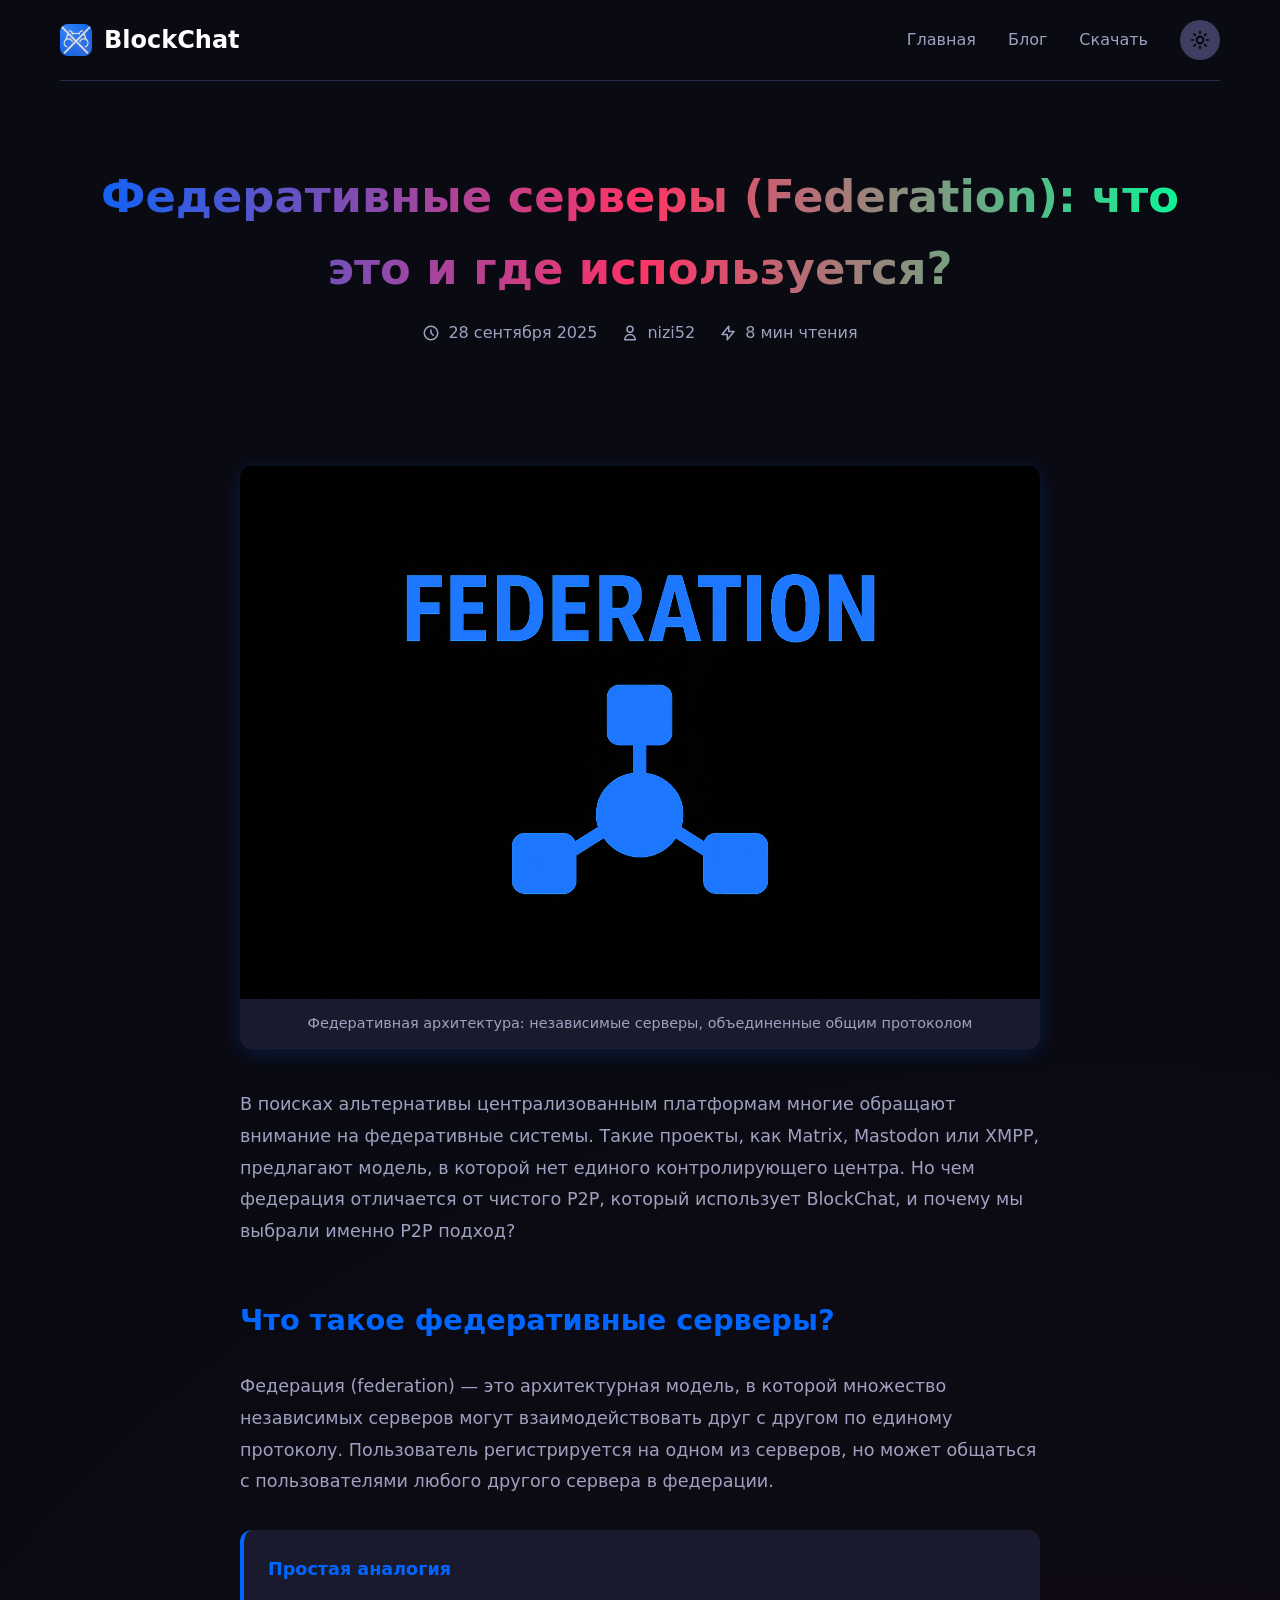
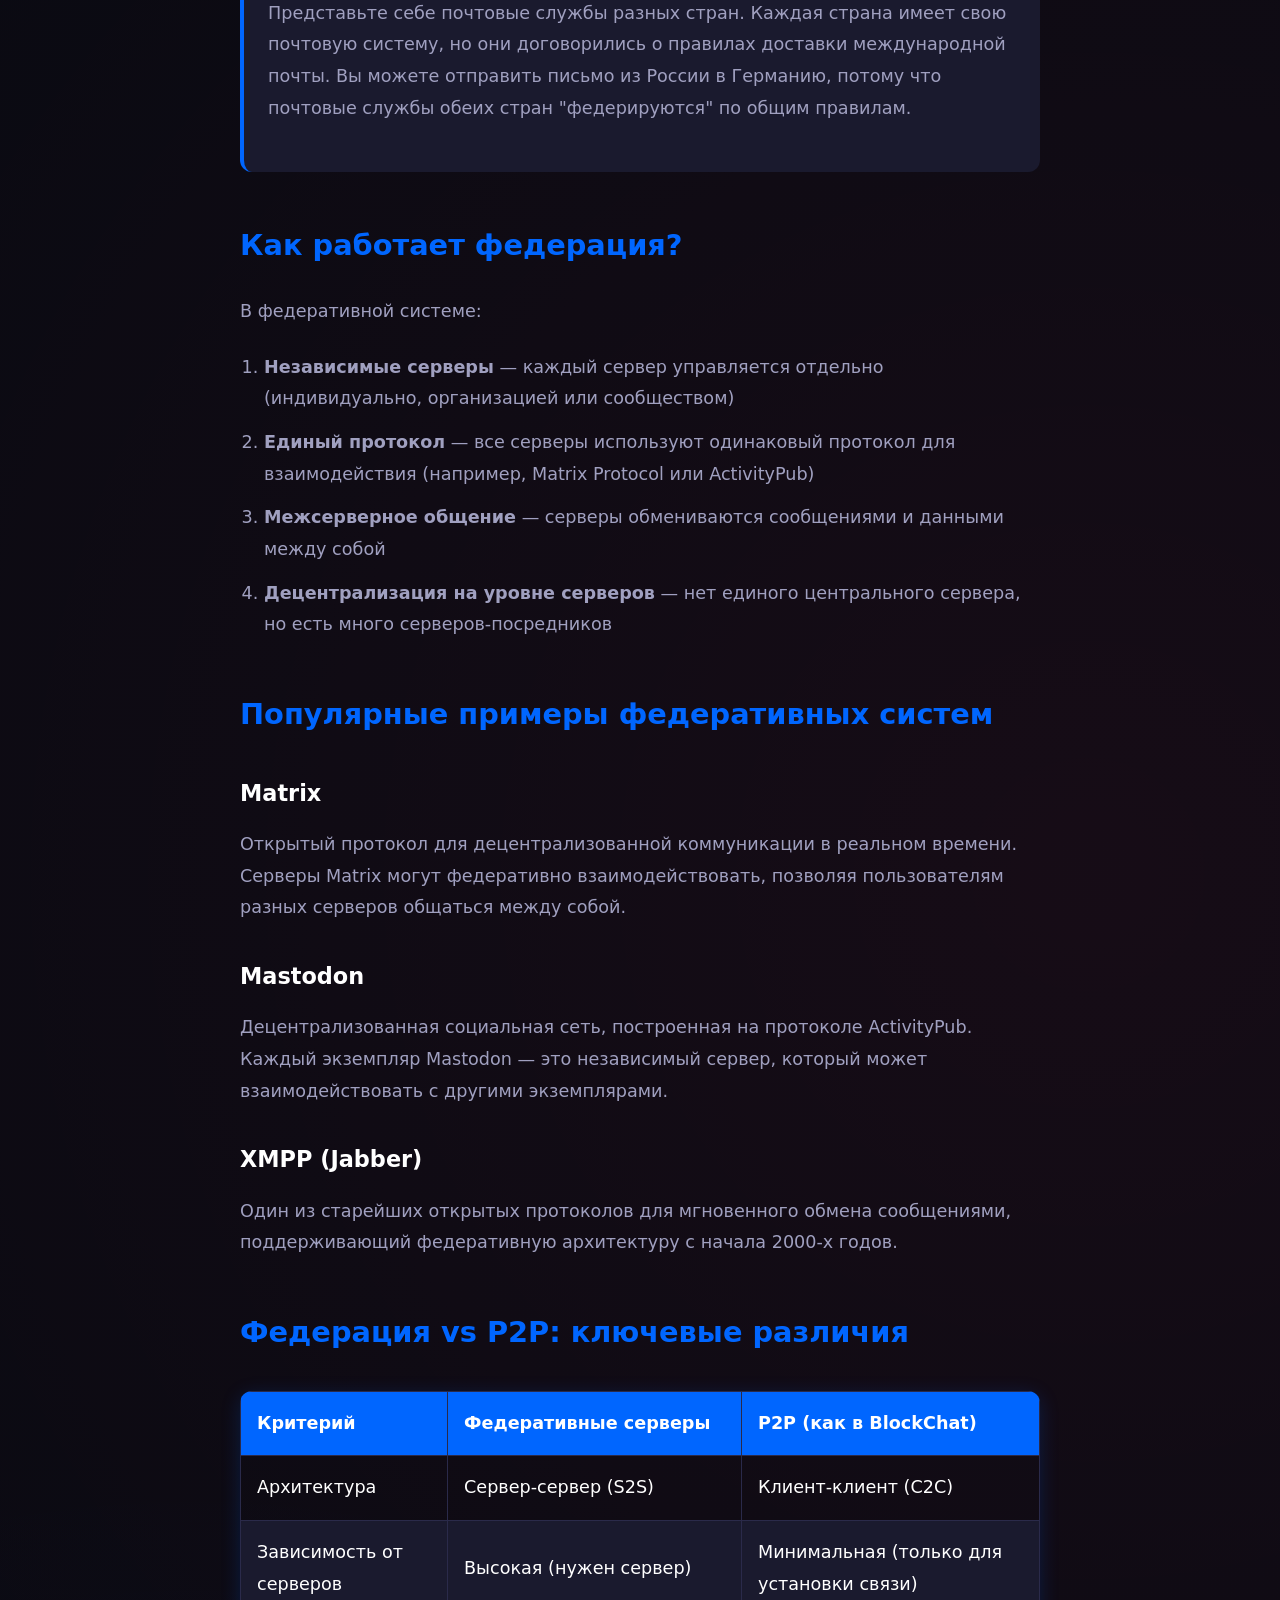
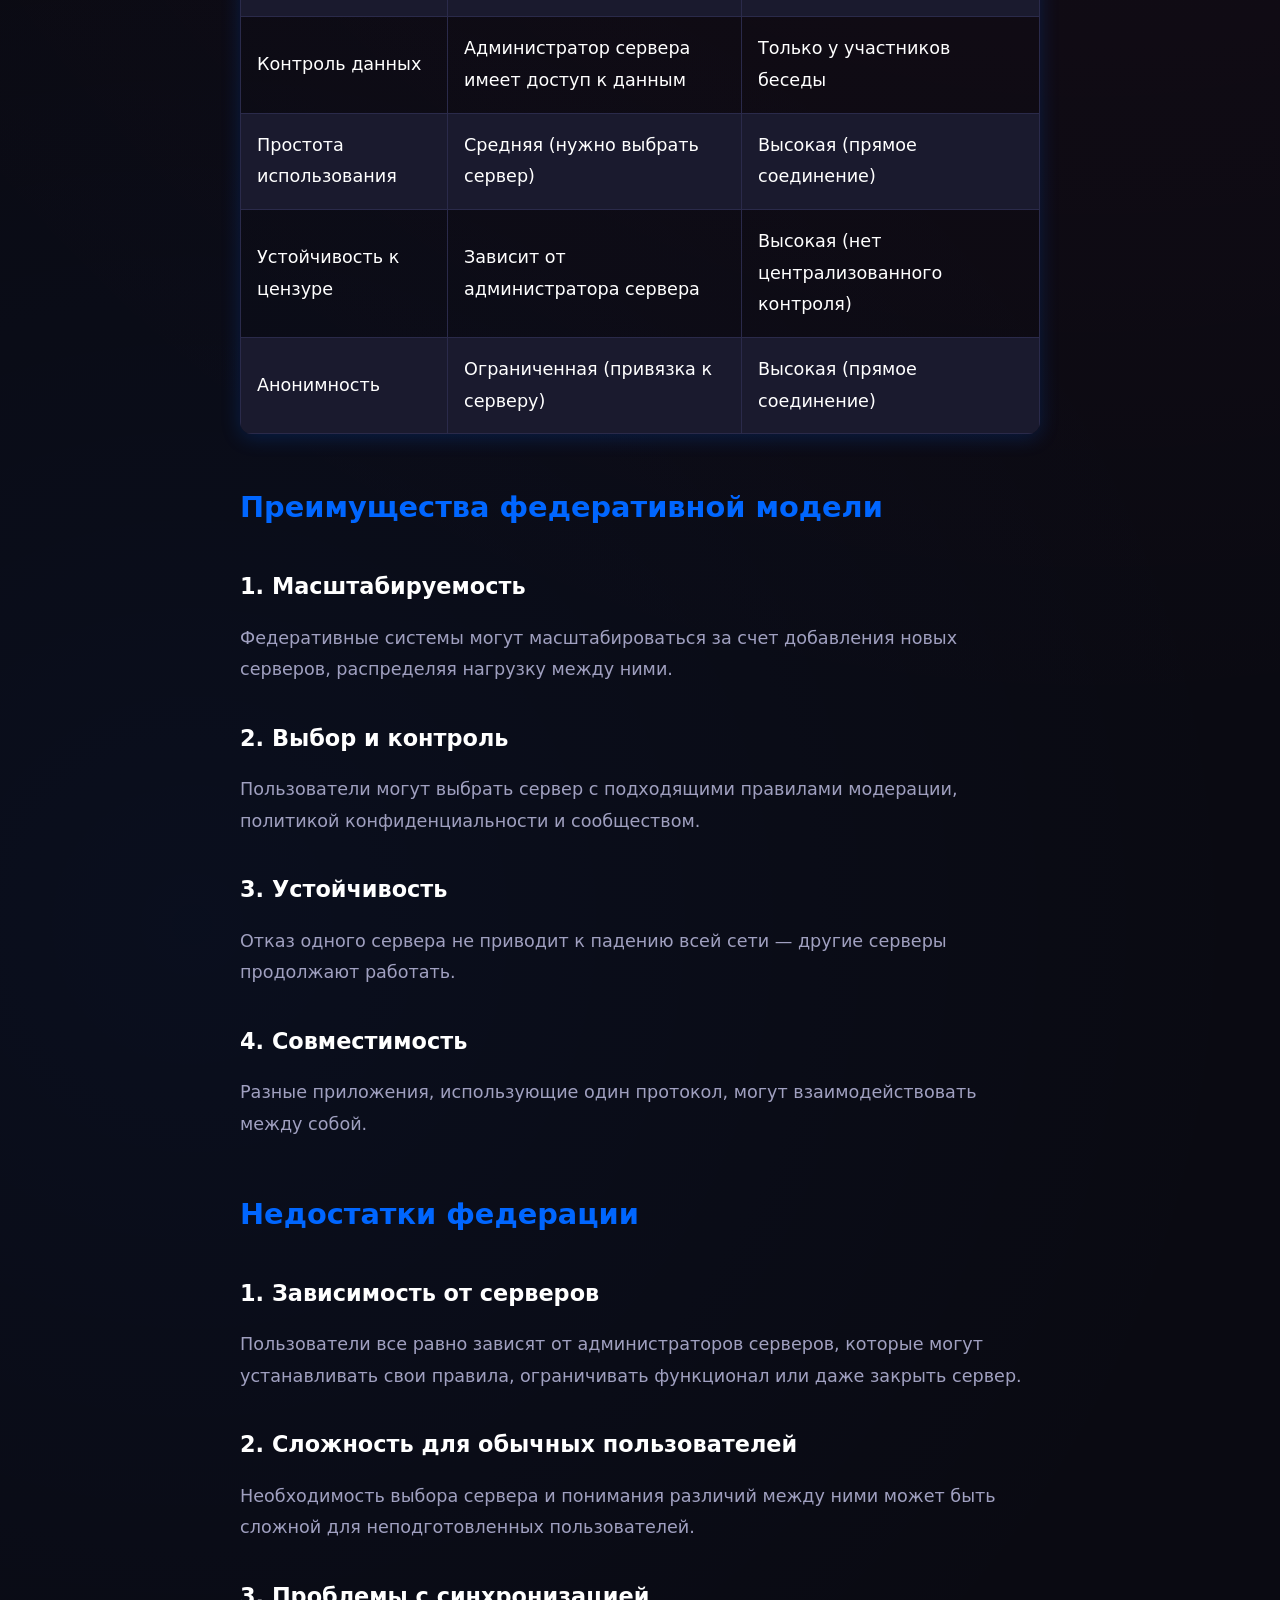
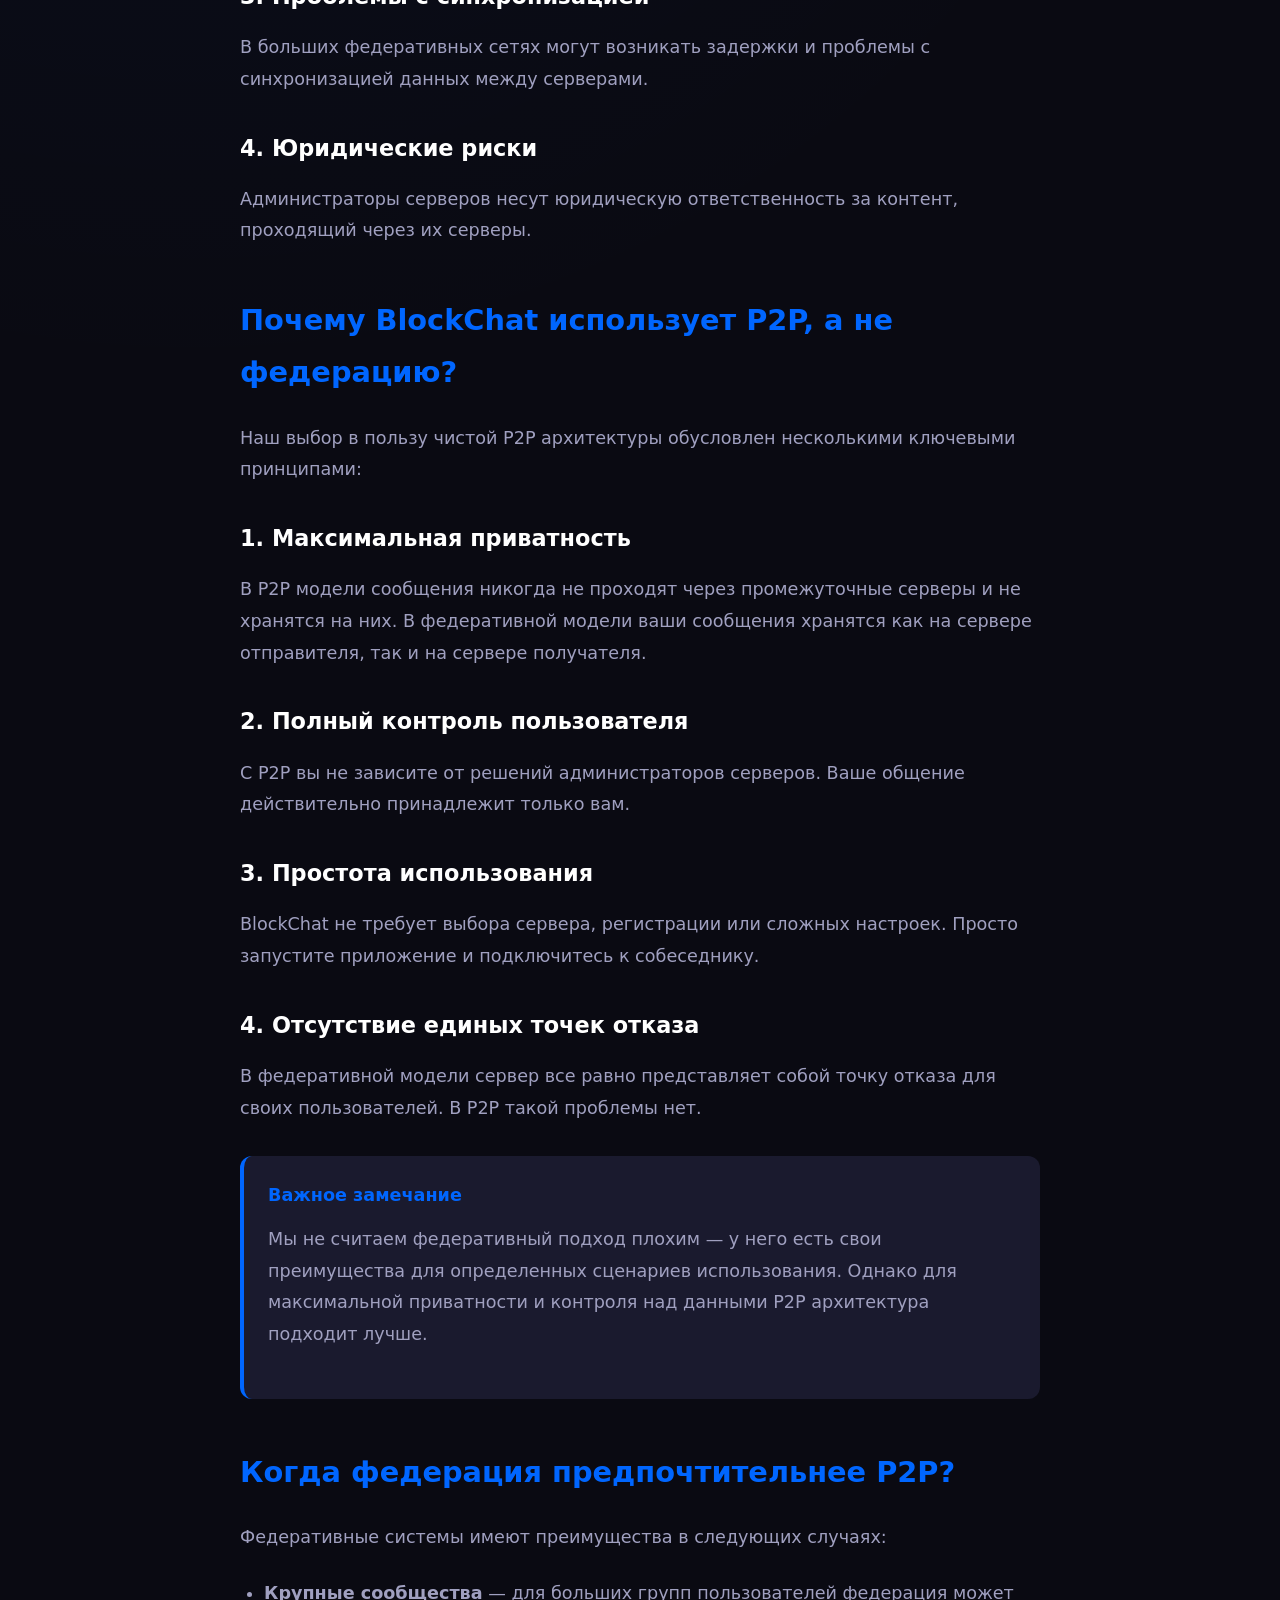
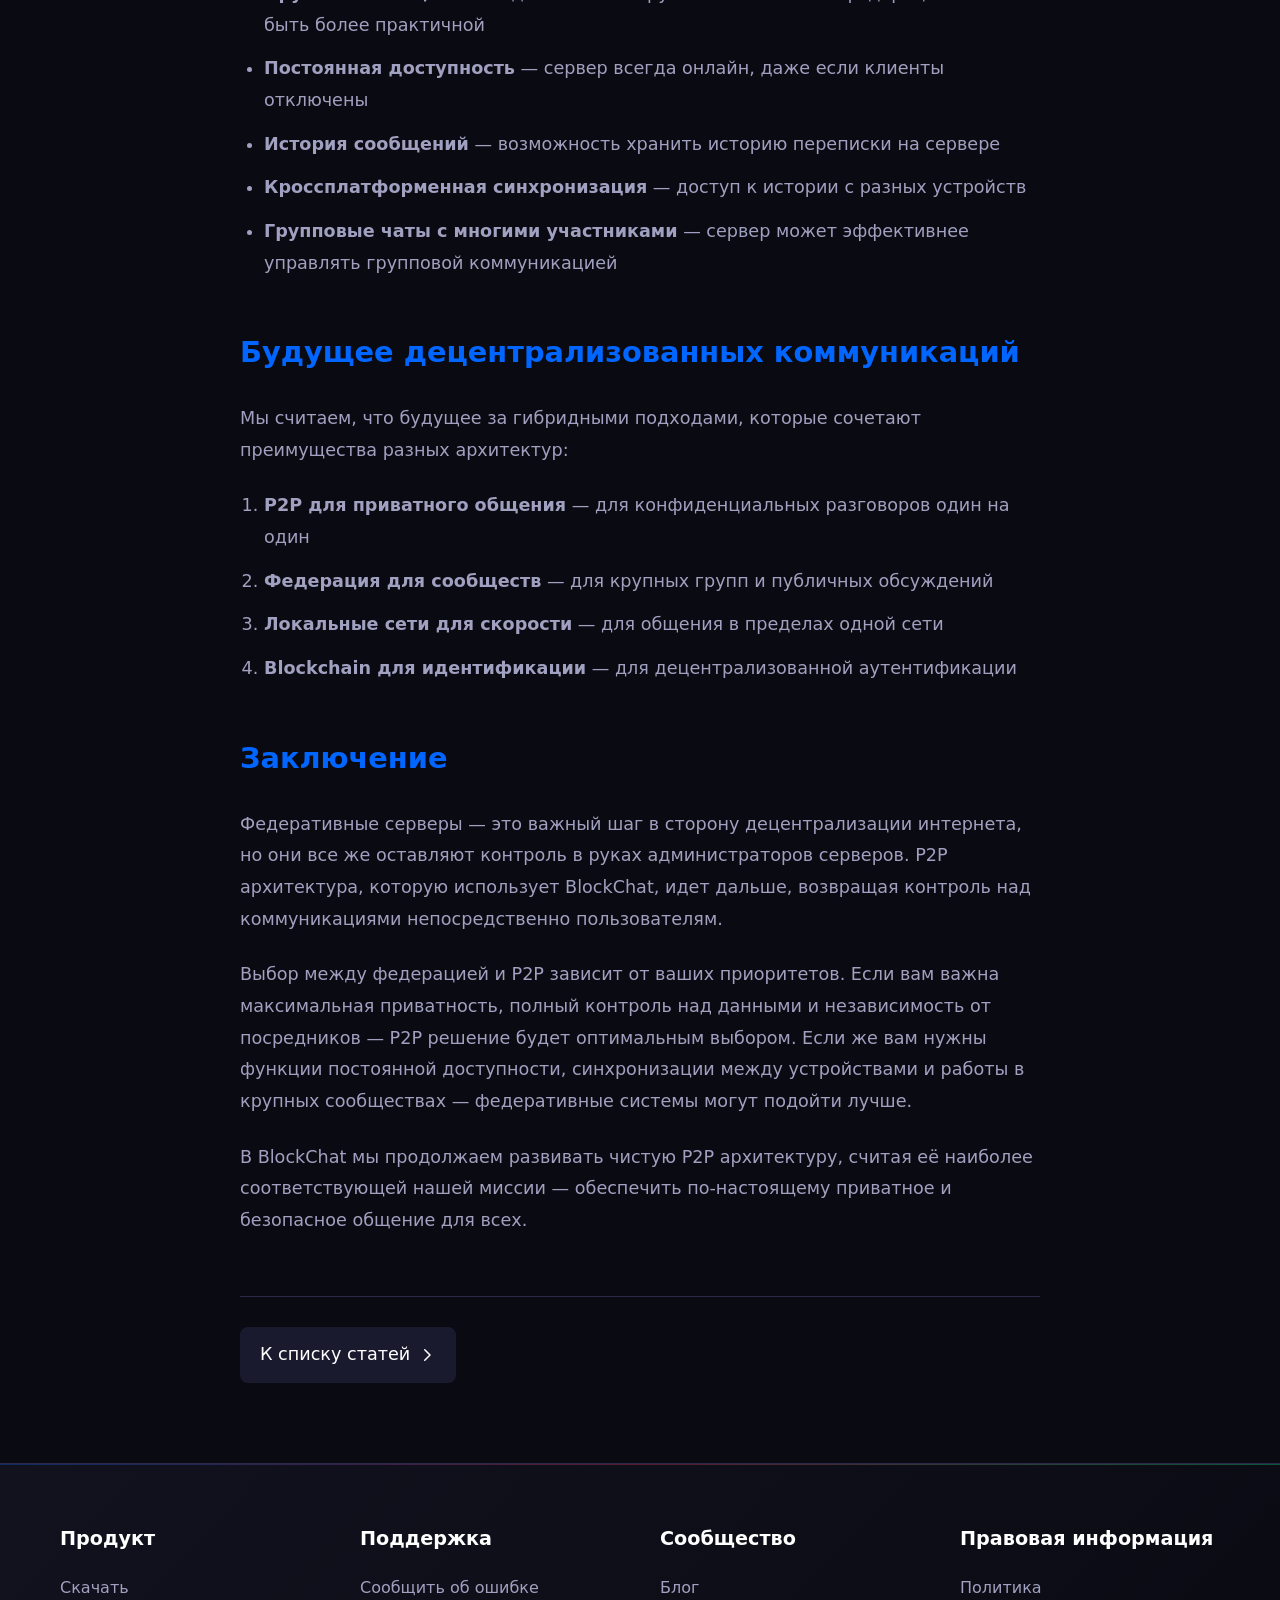
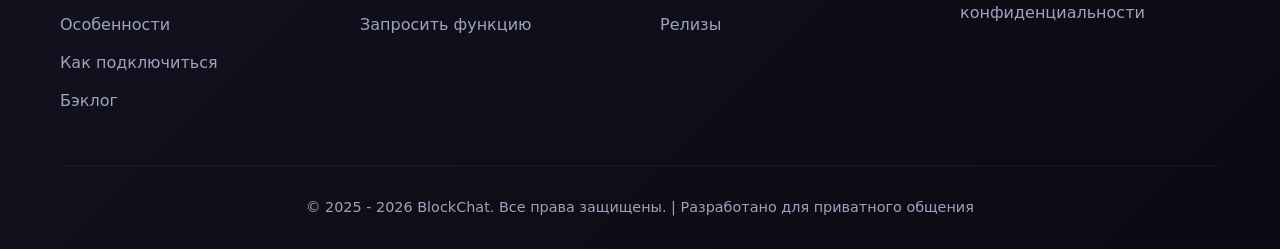
<file: posts/federation-post.html>
<!DOCTYPE html>
<html lang="ru" data-theme="dark">
<head>
    <meta charset="UTF-8">
    <meta name="viewport" content="width=device-width, initial-scale=1.0">
    <title>Федеративные серверы (Federation): что это и где используется? - Блог BlockChat</title>
    <link rel="shortcut icon" href="../images/logo-white.png">
    <meta name="description" content="Узнайте, что такое федеративные серверы, как они работают в таких мессенджерах, как Matrix и Mastodon, и чем они отличаются от чистой P2P архитектуры BlockChat.">
    <meta name="keywords" content="федерация, федеративные серверы, federation, Matrix, Mastodon, децентрализация, P2P, BlockChat, сервер">
    <link rel="stylesheet" href="../css/posts.css">
</head>
<body>
    <div class="container">
        <nav>
            <div class="logo">
                <div class="logo-icon">
                    <img src="../images/logo-white.png" width="30px"/>
                </div>
                <a href="../index.html">BlockChat</a>
            </div>
            <div class="nav-links">
                <a href="../index.html" class="nav-link">Главная</a>
                <a href="../blogs.html" class="nav-link">Блог</a>
                <a href="../download.html" class="nav-link">Скачать</a>
                <button class="theme-toggle" id="themeToggle" aria-label="Переключить тему">
                    <svg width="20" height="20" viewBox="0 0 24 24" fill="none" xmlns="http://www.w3.org/2000/svg">
                        <path d="M12 16C14.2091 16 16 14.2091 16 12C16 9.79086 14.2091 8 12 8C9.79086 8 8 9.79086 8 12C8 14.2091 9.79086 16 12 16Z" stroke="currentColor" stroke-width="2" stroke-linecap="round" stroke-linejoin="round" />
                        <path d="M12 2V4" stroke="currentColor" stroke-width="2" stroke-linecap="round" stroke-linejoin="round" />
                        <path d="M12 20V22" stroke="currentColor" stroke-width="2" stroke-linecap="round" stroke-linejoin="round" />
                        <path d="M4.93 4.93L6.34 6.34" stroke="currentColor" stroke-width="2" stroke-linecap="round" stroke-linejoin="round" />
                        <path d="M17.66 17.66L19.07 19.07" stroke="currentColor" stroke-width="2" stroke-linecap="round" stroke-linejoin="round" />
                        <path d="M2 12H4" stroke="currentColor" stroke-width="2" stroke-linecap="round" stroke-linejoin="round" />
                        <path d="M20 12H22" stroke="currentColor" stroke-width="2" stroke-linecap="round" stroke-linejoin="round" />
                        <path d="M6.34 17.66L4.93 19.07" stroke="currentColor" stroke-width="2" stroke-linecap="round" stroke-linejoin="round" />
                        <path d="M19.07 4.93L17.66 6.34" stroke="currentColor" stroke-width="2" stroke-linecap="round" stroke-linejoin="round" />
                    </svg>
                </button>
            </div>
        </nav>
    </div>

    <article class="article">
        <div class="container">
            <header class="article-hero">
                <h1>Федеративные серверы (Federation): что это и где используется?</h1>
                <div class="article-meta">
                    <div class="article-meta-item">
                        <svg width="18" height="18" viewBox="0 0 24 24" fill="none" xmlns="http://www.w3.org/2000/svg">
                            <path d="M12 8v4l3 3m6-3a9 9 0 11-18 0 9 9 0 0118 0z" stroke="currentColor" stroke-width="2" stroke-linecap="round" stroke-linejoin="round"/>
                        </svg>
                        <span>28 сентября 2025</span>
                    </div>
                    <div class="article-meta-item">
                        <svg width="18" height="18" viewBox="0 0 24 24" fill="none" xmlns="http://www.w3.org/2000/svg">
                            <path d="M16 7a4 4 0 11-8 0 4 4 0 018 0zM12 14a7 7 0 00-7 7h14a7 7 0 00-7-7z" stroke="currentColor" stroke-width="2" stroke-linecap="round" stroke-linejoin="round"/>
                        </svg>
                        <a href="https://nizi52.github.io/" target="_blank">nizi52</a>
                    </div>
                    <div class="article-meta-item">
                        <svg width="18" height="18" viewBox="0 0 24 24" fill="none" xmlns="http://www.w3.org/2000/svg">
                            <path d="M13 10V3L4 14h7v7l9-11h-7z" stroke="currentColor" stroke-width="2" stroke-linecap="round" stroke-linejoin="round"/>
                        </svg>
                        <span>8 мин чтения</span>
                    </div>
                </div>
            </header>

            <div class="article-content">
                <figure class="article-image">
                    <img src="../images/federation-post.png" alt="Федеративные серверы - схема соединения между независимыми серверами">
                    <figcaption>Федеративная архитектура: независимые серверы, объединенные общим протоколом</figcaption>
                </figure>

                <p>В поисках альтернативы централизованным платформам многие обращают внимание на федеративные системы. Такие проекты, как Matrix, Mastodon или XMPP, предлагают модель, в которой нет единого контролирующего центра. Но чем федерация отличается от чистого P2P, который использует BlockChat, и почему мы выбрали именно P2P подход?</p>

                <h2>Что такое федеративные серверы?</h2>

                <p>Федерация (federation) — это архитектурная модель, в которой множество независимых серверов могут взаимодействовать друг с другом по единому протоколу. Пользователь регистрируется на одном из серверов, но может общаться с пользователями любого другого сервера в федерации.</p>

                <div class="info-box">
                    <h4>Простая аналогия</h4>
                    <p>Представьте себе почтовые службы разных стран. Каждая страна имеет свою почтовую систему, но они договорились о правилах доставки международной почты. Вы можете отправить письмо из России в Германию, потому что почтовые службы обеих стран "федерируются" по общим правилам.</p>
                </div>

                <h2>Как работает федерация?</h2>

                <p>В федеративной системе:</p>

                <ol>
                    <li><strong>Независимые серверы</strong> — каждый сервер управляется отдельно (индивидуально, организацией или сообществом)</li>
                    <li><strong>Единый протокол</strong> — все серверы используют одинаковый протокол для взаимодействия (например, Matrix Protocol или ActivityPub)</li>
                    <li><strong>Межсерверное общение</strong> — серверы обмениваются сообщениями и данными между собой</li>
                    <li><strong>Децентрализация на уровне серверов</strong> — нет единого центрального сервера, но есть много серверов-посредников</li>
                </ol>

                <h2>Популярные примеры федеративных систем</h2>

                <h3>Matrix</h3>
                <p>Открытый протокол для децентрализованной коммуникации в реальном времени. Серверы Matrix могут федеративно взаимодействовать, позволяя пользователям разных серверов общаться между собой.</p>

                <h3>Mastodon</h3>
                <p>Децентрализованная социальная сеть, построенная на протоколе ActivityPub. Каждый экземпляр Mastodon — это независимый сервер, который может взаимодействовать с другими экземплярами.</p>

                <h3>XMPP (Jabber)</h3>
                <p>Один из старейших открытых протоколов для мгновенного обмена сообщениями, поддерживающий федеративную архитектуру с начала 2000-х годов.</p>

                <h2>Федерация vs P2P: ключевые различия</h2>

                <table class="comparison-table">
                    <thead>
                        <tr>
                            <th>Критерий</th>
                            <th>Федеративные серверы</th>
                            <th>P2P (как в BlockChat)</th>
                        </tr>
                    </thead>
                    <tbody>
                        <tr>
                            <td>Архитектура</td>
                            <td>Сервер-сервер (S2S)</td>
                            <td>Клиент-клиент (C2C)</td>
                        </tr>
                        <tr>
                            <td>Зависимость от серверов</td>
                            <td>Высокая (нужен сервер)</td>
                            <td>Минимальная (только для установки связи)</td>
                        </tr>
                        <tr>
                            <td>Контроль данных</td>
                            <td>Администратор сервера имеет доступ к данным</td>
                            <td>Только у участников беседы</td>
                        </tr>
                        <tr>
                            <td>Простота использования</td>
                            <td>Средняя (нужно выбрать сервер)</td>
                            <td>Высокая (прямое соединение)</td>
                        </tr>
                        <tr>
                            <td>Устойчивость к цензуре</td>
                            <td>Зависит от администратора сервера</td>
                            <td>Высокая (нет централизованного контроля)</td>
                        </tr>
                        <tr>
                            <td>Анонимность</td>
                            <td>Ограниченная (привязка к серверу)</td>
                            <td>Высокая (прямое соединение)</td>
                        </tr>
                    </tbody>
                </table>

                <h2>Преимущества федеративной модели</h2>

                <h3>1. Масштабируемость</h3>
                <p>Федеративные системы могут масштабироваться за счет добавления новых серверов, распределяя нагрузку между ними.</p>

                <h3>2. Выбор и контроль</h3>
                <p>Пользователи могут выбрать сервер с подходящими правилами модерации, политикой конфиденциальности и сообществом.</p>

                <h3>3. Устойчивость</h3>
                <p>Отказ одного сервера не приводит к падению всей сети — другие серверы продолжают работать.</p>

                <h3>4. Совместимость</h3>
                <p>Разные приложения, использующие один протокол, могут взаимодействовать между собой.</p>

                <h2>Недостатки федерации</h2>

                <h3>1. Зависимость от серверов</h3>
                <p>Пользователи все равно зависят от администраторов серверов, которые могут устанавливать свои правила, ограничивать функционал или даже закрыть сервер.</p>

                <h3>2. Сложность для обычных пользователей</h3>
                <p>Необходимость выбора сервера и понимания различий между ними может быть сложной для неподготовленных пользователей.</p>

                <h3>3. Проблемы с синхронизацией</h3>
                <p>В больших федеративных сетях могут возникать задержки и проблемы с синхронизацией данных между серверами.</p>

                <h3>4. Юридические риски</h3>
                <p>Администраторы серверов несут юридическую ответственность за контент, проходящий через их серверы.</p>

                <h2>Почему BlockChat использует P2P, а не федерацию?</h2>

                <p>Наш выбор в пользу чистой P2P архитектуры обусловлен несколькими ключевыми принципами:</p>

                <h3>1. Максимальная приватность</h3>
                <p>В P2P модели сообщения никогда не проходят через промежуточные серверы и не хранятся на них. В федеративной модели ваши сообщения хранятся как на сервере отправителя, так и на сервере получателя.</p>

                <h3>2. Полный контроль пользователя</h3>
                <p>С P2P вы не зависите от решений администраторов серверов. Ваше общение действительно принадлежит только вам.</p>

                <h3>3. Простота использования</h3>
                <p>BlockChat не требует выбора сервера, регистрации или сложных настроек. Просто запустите приложение и подключитесь к собеседнику.</p>

                <h3>4. Отсутствие единых точек отказа</h3>
                <p>В федеративной модели сервер все равно представляет собой точку отказа для своих пользователей. В P2P такой проблемы нет.</p>

                <div class="info-box">
                    <h4>Важное замечание</h4>
                    <p>Мы не считаем федеративный подход плохим — у него есть свои преимущества для определенных сценариев использования. Однако для максимальной приватности и контроля над данными P2P архитектура подходит лучше.</p>
                </div>

                <h2>Когда федерация предпочтительнее P2P?</h2>

                <p>Федеративные системы имеют преимущества в следующих случаях:</p>

                <ul>
                    <li><strong>Крупные сообщества</strong> — для больших групп пользователей федерация может быть более практичной</li>
                    <li><strong>Постоянная доступность</strong> — сервер всегда онлайн, даже если клиенты отключены</li>
                    <li><strong>История сообщений</strong> — возможность хранить историю переписки на сервере</li>
                    <li><strong>Кроссплатформенная синхронизация</strong> — доступ к истории с разных устройств</li>
                    <li><strong>Групповые чаты с многими участниками</strong> — сервер может эффективнее управлять групповой коммуникацией</li>
                </ul>

                <h2>Будущее децентрализованных коммуникаций</h2>

                <p>Мы считаем, что будущее за гибридными подходами, которые сочетают преимущества разных архитектур:</p>

                <ol>
                    <li><strong>P2P для приватного общения</strong> — для конфиденциальных разговоров один на один</li>
                    <li><strong>Федерация для сообществ</strong> — для крупных групп и публичных обсуждений</li>
                    <li><strong>Локальные сети для скорости</strong> — для общения в пределах одной сети</li>
                    <li><strong>Blockchain для идентификации</strong> — для децентрализованной аутентификации</li>
                </ol>

                <h2>Заключение</h2>

                <p>Федеративные серверы — это важный шаг в сторону децентрализации интернета, но они все же оставляют контроль в руках администраторов серверов. P2P архитектура, которую использует BlockChat, идет дальше, возвращая контроль над коммуникациями непосредственно пользователям.</p>

                <p>Выбор между федерацией и P2P зависит от ваших приоритетов. Если вам важна максимальная приватность, полный контроль над данными и независимость от посредников — P2P решение будет оптимальным выбором. Если же вам нужны функции постоянной доступности, синхронизации между устройствами и работы в крупных сообществах — федеративные системы могут подойти лучше.</p>

                <p>В BlockChat мы продолжаем развивать чистую P2P архитектуру, считая её наиболее соответствующей нашей миссии — обеспечить по-настоящему приватное и безопасное общение для всех.</p>

                <div class="article-navigation">
                    <a href="../blogs.html" class="nav-button">
                        К списку статей
                        <svg width="18" height="18" viewBox="0 0 24 24" fill="none" xmlns="http://www.w3.org/2000/svg">
                            <path d="M9 5l7 7-7 7" stroke="currentColor" stroke-width="2" stroke-linecap="round" stroke-linejoin="round"/>
                        </svg>
                    </a>
                </div>
            </div>
        </div>
    </article>

    <div id="modal" class="modal">
      <div class="modal-content">
        <div class="modal-header">
          <h3>Временно недоступно</h3>
          <button class="modal-close" id="modalClose">
            <svg width="20" height="20" viewBox="0 0 24 24" fill="none" xmlns="http://www.w3.org/2000/svg">
              <path d="M18 6L6 18M6 6l12 12" stroke="currentColor" stroke-width="2" stroke-linecap="round" stroke-linejoin="round"/>
            </svg>
          </button>
        </div>
        <div class="modal-body">
          <div class="modal-icon">
            <svg width="48" height="48" viewBox="0 0 24 24" fill="none" xmlns="http://www.w3.org/2000/svg">
              <path d="M12 9v2m0 4h.01m-6.938 4h13.856c1.54 0 2.502-1.667 1.732-3L13.732 4c-.77-1.333-2.694-1.333-3.464 0L3.34 16c-.77 1.333.192 3 1.732 3z" stroke="var(--warning)" stroke-width="2" stroke-linecap="round" stroke-linejoin="round"/>
            </svg>
          </div>
          <p>Данная функция находится в разработке. Мы работаем над улучшением сайта и скоро добавим эту возможность.</p>
        </div>
        <div class="modal-footer">
          <button class="btn btn-primary" id="modalOk">Понятно</button>
        </div>
      </div>
    </div>

    <footer>
      <div class="container">
        <div class="footer-content">
          <div class="footer-column">
            <h3>Продукт</h3>
            <ul class="footer-links">
              <li><a href="../download.html">Скачать</a></li>
              <li><a href="../index.html#features">Особенности</a></li>
              <li><a href="../index.html#how-it-works">Как подключиться</a></li>
              <li><a href="../index.html#backlog">Бэклог</a></li>
            </ul>
          </div>
          <div class="footer-column">
            <h3>Поддержка</h3>
            <ul class="footer-links">
              <li><a href="#" class="modal-link">Сообщить об ошибке</a></li>
              <li><a href="#" class="modal-link">Запросить функцию</a></li>
            </ul>
          </div>
          <div class="footer-column">
            <h3>Сообщество</h3>
            <ul class="footer-links">
              <li><a href="../blogs.html">Блог</a></li>
              <li><a href="../download.html#version-history">Релизы</a></li>
            </ul>
          </div>
          <div class="footer-column">
              <h3>Правовая информация</h3>
              <ul class="footer-links">
                  <li><a href="../privacy.html">Политика конфиденциальности</a></li>
              </ul>
          </div>
        </div>
        <div class="footer-bottom">
          <p>© 2025 - 2026 BlockChat. Все права защищены. | Разработано для приватного общения</p>
        </div>
      </div>
    </footer>

    <script>
        // Переключение темы
        const themeToggle = document.getElementById('themeToggle');
        const html = document.documentElement;
        
        themeToggle.addEventListener('click', () => {
            const currentTheme = html.getAttribute('data-theme');
            const newTheme = currentTheme === 'dark' ? 'light' : 'dark';
            html.setAttribute('data-theme', newTheme);
            localStorage.setItem('theme', newTheme);
        });
        
        // Проверка сохраненной темы
        const savedTheme = localStorage.getItem('theme');
        if (savedTheme) {
            html.setAttribute('data-theme', savedTheme);
        }
        
        // Модальное окно - получение элементов
        const modal = document.getElementById('modal');
        const modalClose = document.getElementById('modalClose');
        const modalOk = document.getElementById('modalOk');
        const modalLinks = document.querySelectorAll('.modal-link');
        
        // Функция открытия модального окна
        function showModal() {
            modal.classList.add('show');
            document.body.style.overflow = 'hidden';
        }
        
        // Функция закрытия модального окна
        function closeModal() {
            modal.classList.remove('show');
            document.body.style.overflow = 'auto';
        }
        
        // Обработчики событий для модального окна
        modalClose.addEventListener('click', closeModal);
        modalOk.addEventListener('click', closeModal);
        
        // Обработчики для ссылок, открывающих модальное окно
        modalLinks.forEach(link => {
            link.addEventListener('click', function(e) {
                e.preventDefault();
                showModal();
            });
        });
        
        // Закрытие модального окна при клике вне его
        modal.addEventListener('click', function(e) {
            if (e.target === this) {
                closeModal();
            }
        });
        
        // Закрытие модального окна по ESC
        document.addEventListener('keydown', function(e) {
            if (e.key === 'Escape') {
                closeModal();
            }
        });
    </script>
</body>
</html>
</file>
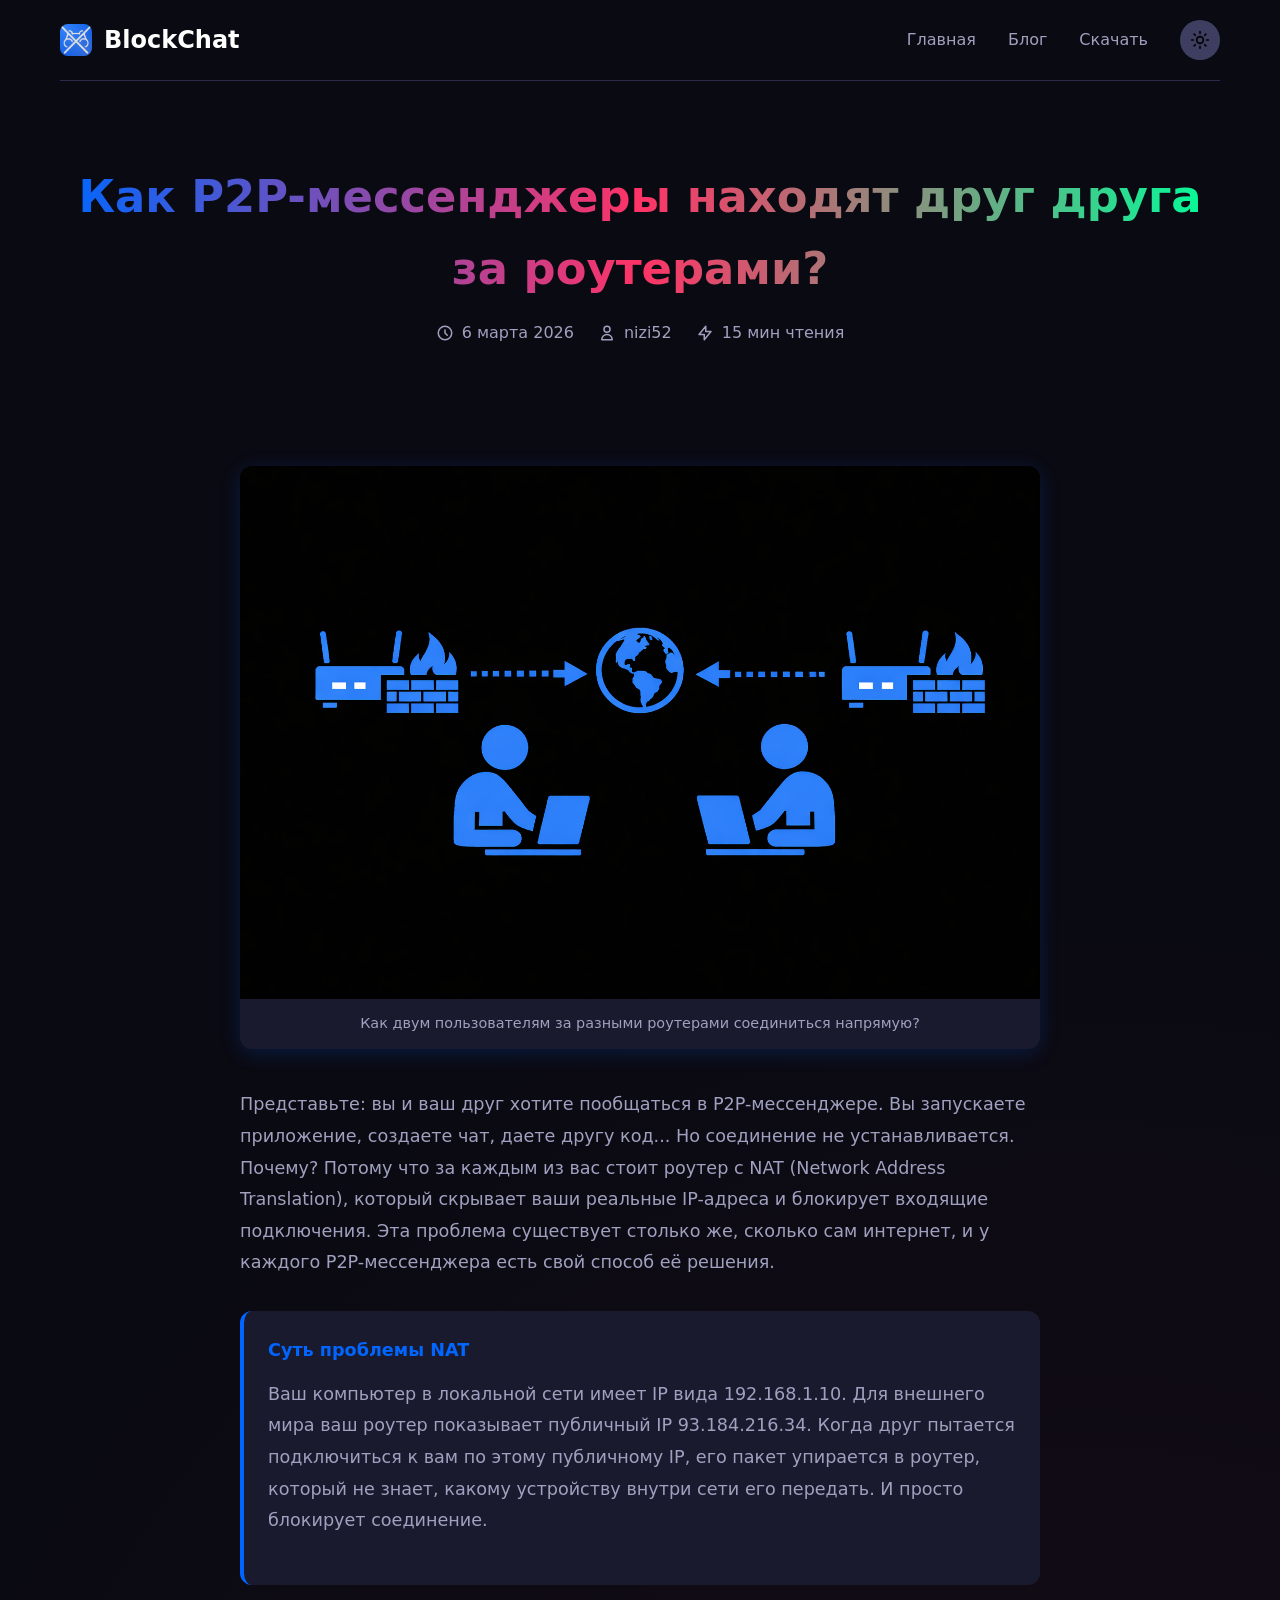
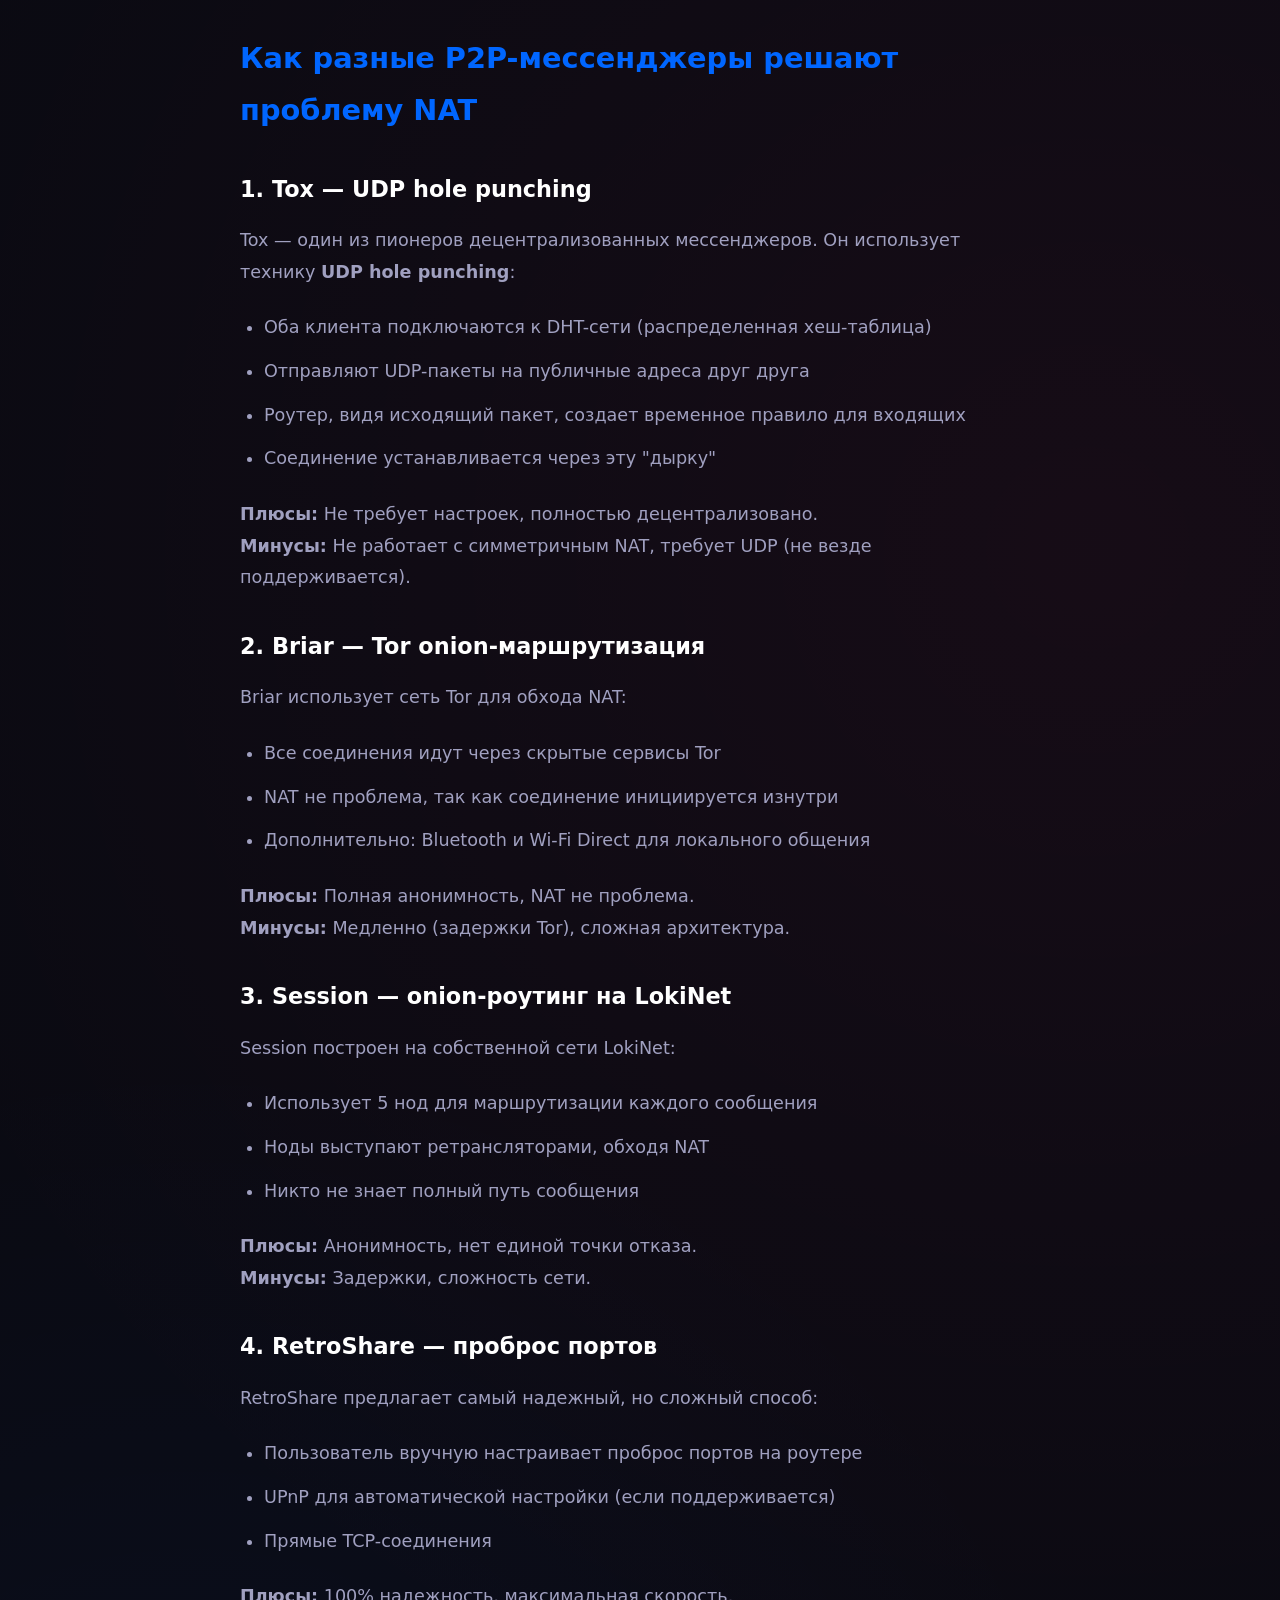
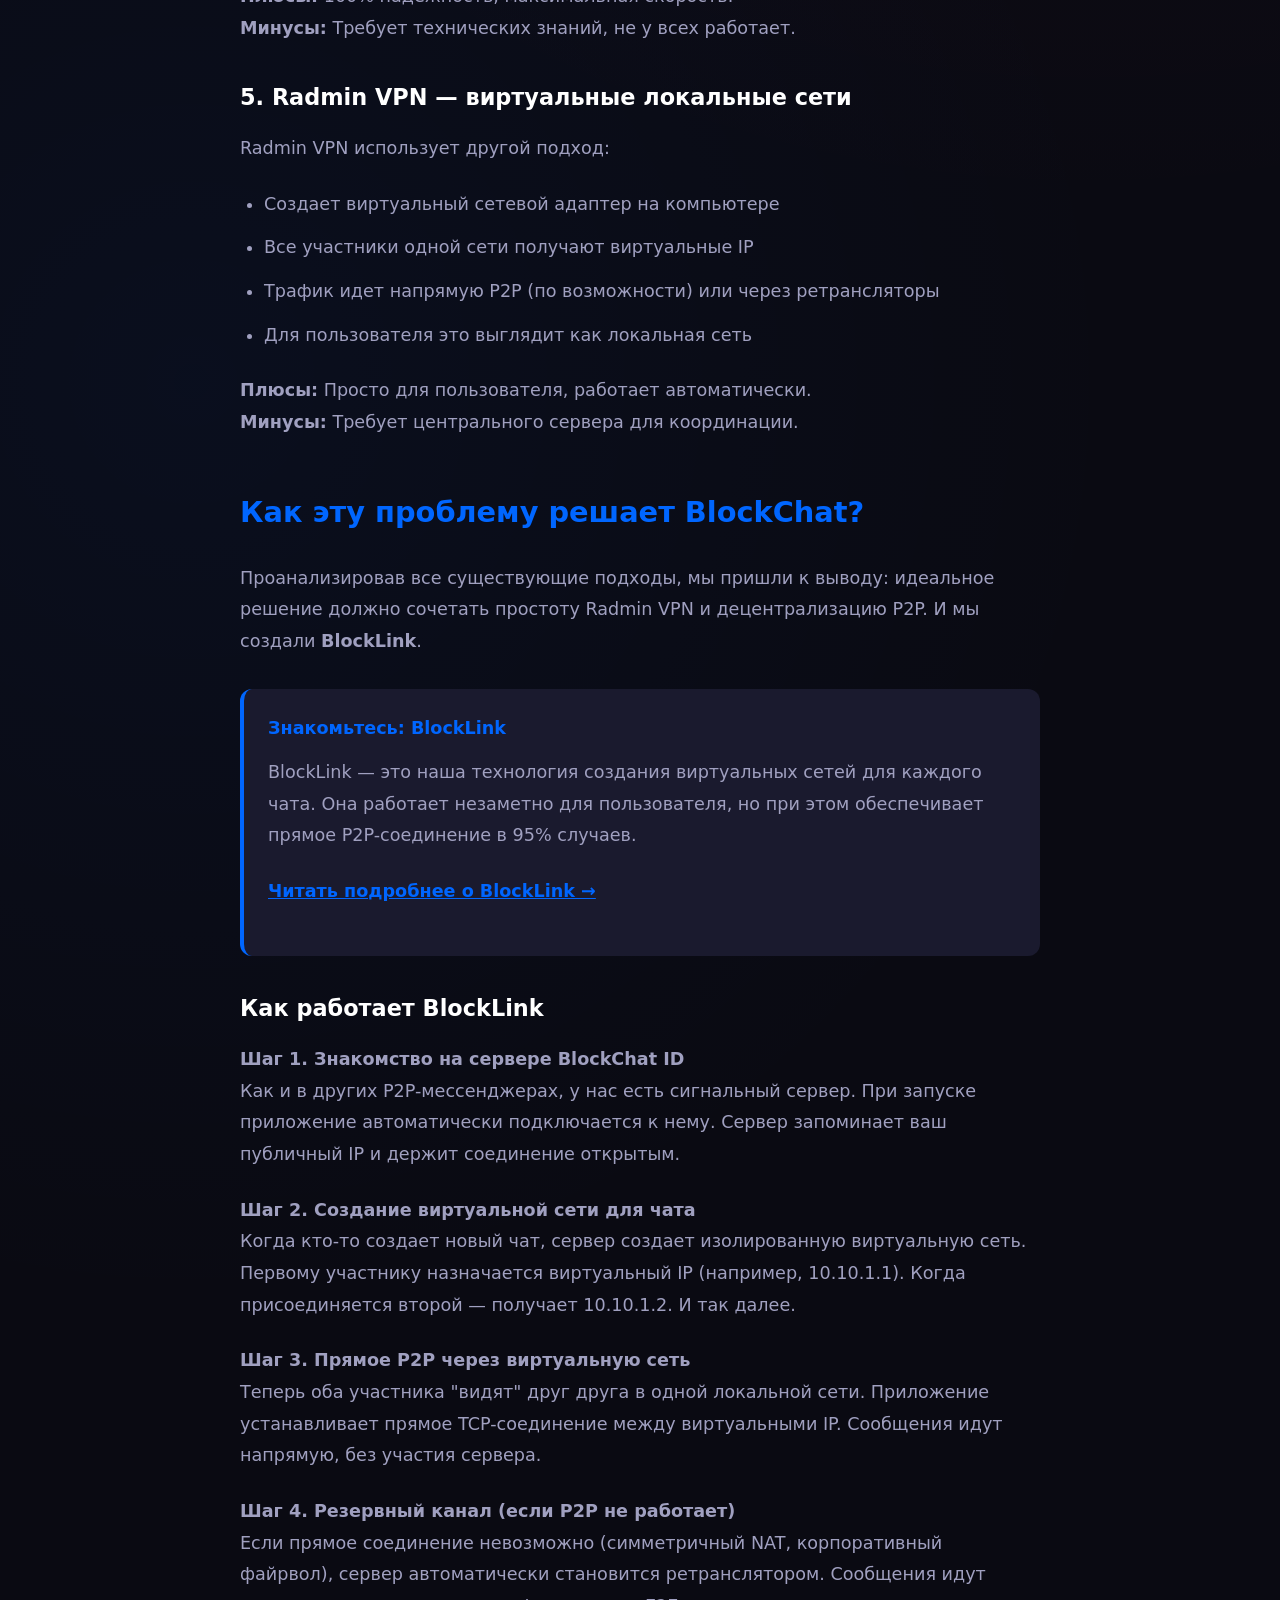
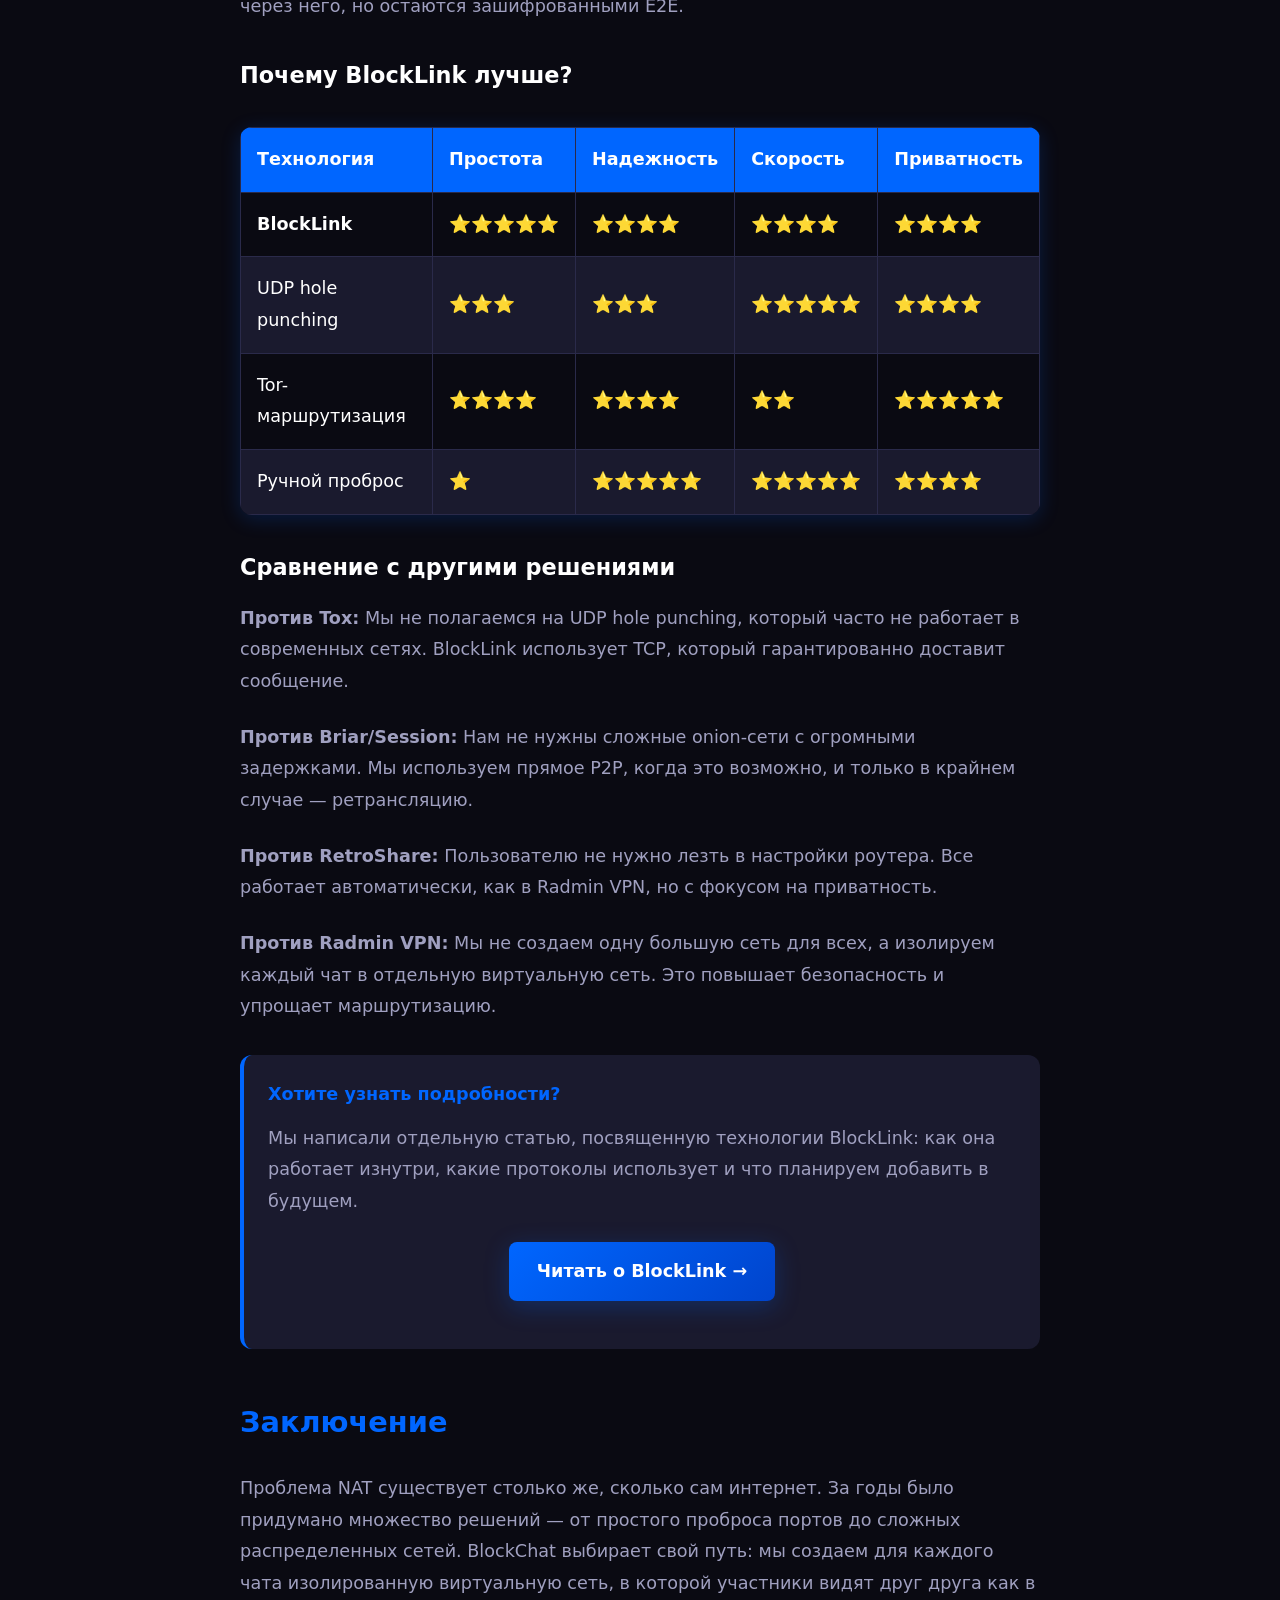
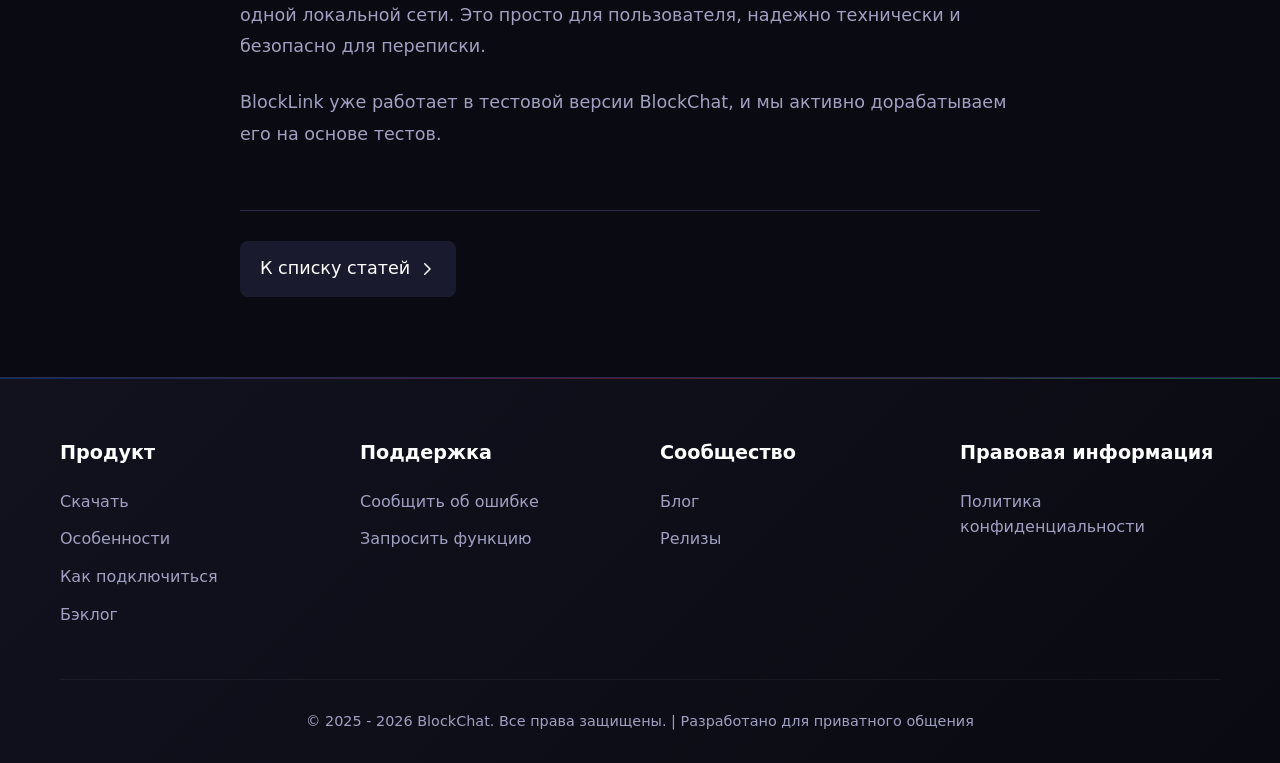
<file: posts/nat-problem.html>
<!DOCTYPE html>
<html lang="ru" data-theme="dark">
<head>
    <meta charset="UTF-8">
    <meta name="viewport" content="width=device-width, initial-scale=1.0">
    <title>Как P2P-мессенджеры находят друг друга за роутерами? Проблема NAT и её решения - Блог BlockChat</title>
    <link rel="shortcut icon" href="../images/logo-white.png">
    <meta name="description" content="Разбираемся, как P2P-мессенджеры обходят NAT и файрволы: от проброса портов до VPN-сетей. И представляем наше решение - BlockLink.">
    <meta name="keywords" content="NAT, P2P, проброс портов, UDP hole punching, VPN, BlockLink, BlockChat">
    <link rel="stylesheet" href="../css/posts.css">
</head>
<body>
    <div class="container">
        <nav>
            <div class="logo">
                <div class="logo-icon">
                    <img src="../images/logo-white.png" width="30px"/>
                </div>
                <a href="../index.html">BlockChat</a>
            </div>
            <div class="nav-links">
                <a href="../index.html" class="nav-link">Главная</a>
                <a href="../blogs.html" class="nav-link">Блог</a>
                <a href="../download.html" class="nav-link">Скачать</a>
                <button class="theme-toggle" id="themeToggle" aria-label="Переключить тему">
                    <svg width="20" height="20" viewBox="0 0 24 24" fill="none" xmlns="http://www.w3.org/2000/svg">
                        <path d="M12 16C14.2091 16 16 14.2091 16 12C16 9.79086 14.2091 8 12 8C9.79086 8 8 9.79086 8 12C8 14.2091 9.79086 16 12 16Z" stroke="currentColor" stroke-width="2" stroke-linecap="round" stroke-linejoin="round" />
                        <path d="M12 2V4" stroke="currentColor" stroke-width="2" stroke-linecap="round" stroke-linejoin="round" />
                        <path d="M12 20V22" stroke="currentColor" stroke-width="2" stroke-linecap="round" stroke-linejoin="round" />
                        <path d="M4.93 4.93L6.34 6.34" stroke="currentColor" stroke-width="2" stroke-linecap="round" stroke-linejoin="round" />
                        <path d="M17.66 17.66L19.07 19.07" stroke="currentColor" stroke-width="2" stroke-linecap="round" stroke-linejoin="round" />
                        <path d="M2 12H4" stroke="currentColor" stroke-width="2" stroke-linecap="round" stroke-linejoin="round" />
                        <path d="M20 12H22" stroke="currentColor" stroke-width="2" stroke-linecap="round" stroke-linejoin="round" />
                        <path d="M6.34 17.66L4.93 19.07" stroke="currentColor" stroke-width="2" stroke-linecap="round" stroke-linejoin="round" />
                        <path d="M19.07 4.93L17.66 6.34" stroke="currentColor" stroke-width="2" stroke-linecap="round" stroke-linejoin="round" />
                    </svg>
                </button>
            </div>
        </nav>
    </div>

    <article class="article">
        <div class="container">
            <header class="article-hero">
                <h1>Как P2P-мессенджеры находят друг друга за роутерами?</h1>
                <div class="article-meta">
                    <div class="article-meta-item">
                        <svg width="18" height="18" viewBox="0 0 24 24" fill="none" xmlns="http://www.w3.org/2000/svg">
                            <path d="M12 8v4l3 3m6-3a9 9 0 11-18 0 9 9 0 0118 0z" stroke="currentColor" stroke-width="2" stroke-linecap="round" stroke-linejoin="round"/>
                        </svg>
                        <span>6 марта 2026</span>
                    </div>
                    <div class="article-meta-item">
                        <svg width="18" height="18" viewBox="0 0 24 24" fill="none" xmlns="http://www.w3.org/2000/svg">
                            <path d="M16 7a4 4 0 11-8 0 4 4 0 018 0zM12 14a7 7 0 00-7 7h14a7 7 0 00-7-7z" stroke="currentColor" stroke-width="2" stroke-linecap="round" stroke-linejoin="round"/>
                        </svg>
                        <a href="https://nizi52.github.io/" target="_blank">nizi52</a>
                    </div>
                    <div class="article-meta-item">
                        <svg width="18" height="18" viewBox="0 0 24 24" fill="none" xmlns="http://www.w3.org/2000/svg">
                            <path d="M13 10V3L4 14h7v7l9-11h-7z" stroke="currentColor" stroke-width="2" stroke-linecap="round" stroke-linejoin="round"/>
                        </svg>
                        <span>15 мин чтения</span>
                    </div>
                </div>
            </header>

            <div class="article-content">
                <figure class="article-image">
                    <img src="../images/nat-problem.png" alt="Проблема NAT в P2P сетях">
                    <figcaption>Как двум пользователям за разными роутерами соединиться напрямую?</figcaption>
                </figure>

                <p>Представьте: вы и ваш друг хотите пообщаться в P2P-мессенджере. Вы запускаете приложение, создаете чат, даете другу код... Но соединение не устанавливается. Почему? Потому что за каждым из вас стоит роутер с NAT (Network Address Translation), который скрывает ваши реальные IP-адреса и блокирует входящие подключения. Эта проблема существует столько же, сколько сам интернет, и у каждого P2P-мессенджера есть свой способ её решения.</p>

                <div class="info-box">
                    <h4>Суть проблемы NAT</h4>
                    <p>Ваш компьютер в локальной сети имеет IP вида 192.168.1.10. Для внешнего мира ваш роутер показывает публичный IP 93.184.216.34. Когда друг пытается подключиться к вам по этому публичному IP, его пакет упирается в роутер, который не знает, какому устройству внутри сети его передать. И просто блокирует соединение.</p>
                </div>

                <h2>Как разные P2P-мессенджеры решают проблему NAT</h2>

                <h3>1. Tox — UDP hole punching</h3>
                <p>Tox — один из пионеров децентрализованных мессенджеров. Он использует технику <strong>UDP hole punching</strong>:</p>
                <ul>
                    <li>Оба клиента подключаются к DHT-сети (распределенная хеш-таблица)</li>
                    <li>Отправляют UDP-пакеты на публичные адреса друг друга</li>
                    <li>Роутер, видя исходящий пакет, создает временное правило для входящих</li>
                    <li>Соединение устанавливается через эту "дырку"</li>
                </ul>
                <p><strong>Плюсы:</strong> Не требует настроек, полностью децентрализовано.<br>
                <strong>Минусы:</strong> Не работает с симметричным NAT, требует UDP (не везде поддерживается).</p>

                <h3>2. Briar — Tor onion-маршрутизация</h3>
                <p>Briar использует сеть Tor для обхода NAT:</p>
                <ul>
                    <li>Все соединения идут через скрытые сервисы Tor</li>
                    <li>NAT не проблема, так как соединение инициируется изнутри</li>
                    <li>Дополнительно: Bluetooth и Wi-Fi Direct для локального общения</li>
                </ul>
                <p><strong>Плюсы:</strong> Полная анонимность, NAT не проблема.<br>
                <strong>Минусы:</strong> Медленно (задержки Tor), сложная архитектура.</p>

                <h3>3. Session — onion-роутинг на LokiNet</h3>
                <p>Session построен на собственной сети LokiNet:</p>
                <ul>
                    <li>Использует 5 нод для маршрутизации каждого сообщения</li>
                    <li>Ноды выступают ретрансляторами, обходя NAT</li>
                    <li>Никто не знает полный путь сообщения</li>
                </ul>
                <p><strong>Плюсы:</strong> Анонимность, нет единой точки отказа.<br>
                <strong>Минусы:</strong> Задержки, сложность сети.</p>

                <h3>4. RetroShare — проброс портов</h3>
                <p>RetroShare предлагает самый надежный, но сложный способ:</p>
                <ul>
                    <li>Пользователь вручную настраивает проброс портов на роутере</li>
                    <li>UPnP для автоматической настройки (если поддерживается)</li>
                    <li>Прямые TCP-соединения</li>
                </ul>
                <p><strong>Плюсы:</strong> 100% надежность, максимальная скорость.<br>
                <strong>Минусы:</strong> Требует технических знаний, не у всех работает.</p>

                <h3>5. Radmin VPN — виртуальные локальные сети</h3>
                <p>Radmin VPN использует другой подход:</p>
                <ul>
                    <li>Создает виртуальный сетевой адаптер на компьютере</li>
                    <li>Все участники одной сети получают виртуальные IP</li>
                    <li>Трафик идет напрямую P2P (по возможности) или через ретрансляторы</li>
                    <li>Для пользователя это выглядит как локальная сеть</li>
                </ul>
                <p><strong>Плюсы:</strong> Просто для пользователя, работает автоматически.<br>
                <strong>Минусы:</strong> Требует центрального сервера для координации.</p>

                <h2>Как эту проблему решает BlockChat?</h2>

                <p>Проанализировав все существующие подходы, мы пришли к выводу: идеальное решение должно сочетать простоту Radmin VPN и децентрализацию P2P. И мы создали <strong>BlockLink</strong>.</p>

                <div class="info-box">
                    <h4>Знакомьтесь: BlockLink</h4>
                    <p>BlockLink — это наша технология создания виртуальных сетей для каждого чата. Она работает незаметно для пользователя, но при этом обеспечивает прямое P2P-соединение в 95% случаев.</p>
                    <p><a href="blocklink-announce.html" style="color: var(--primary); font-weight: bold;">Читать подробнее о BlockLink →</a></p>
                </div>

                <h3>Как работает BlockLink</h3>

                <p><strong>Шаг 1. Знакомство на сервере BlockChat ID</strong><br>
                Как и в других P2P-мессенджерах, у нас есть сигнальный сервер. При запуске приложение автоматически подключается к нему. Сервер запоминает ваш публичный IP и держит соединение открытым.</p>

                <p><strong>Шаг 2. Создание виртуальной сети для чата</strong><br>
                Когда кто-то создает новый чат, сервер создает изолированную виртуальную сеть. Первому участнику назначается виртуальный IP (например, 10.10.1.1). Когда присоединяется второй — получает 10.10.1.2. И так далее.</p>

                <p><strong>Шаг 3. Прямое P2P через виртуальную сеть</strong><br>
                Теперь оба участника "видят" друг друга в одной локальной сети. Приложение устанавливает прямое TCP-соединение между виртуальными IP. Сообщения идут напрямую, без участия сервера.</p>

                <p><strong>Шаг 4. Резервный канал (если P2P не работает)</strong><br>
                Если прямое соединение невозможно (симметричный NAT, корпоративный файрвол), сервер автоматически становится ретранслятором. Сообщения идут через него, но остаются зашифрованными E2E.</p>

                <h3>Почему BlockLink лучше?</h3>

                <table class="comparison-table">
                    <thead>
                        <tr>
                            <th>Технология</th>
                            <th>Простота</th>
                            <th>Надежность</th>
                            <th>Скорость</th>
                            <th>Приватность</th>
                        </tr>
                    </thead>
                    <tbody>
                        <tr>
                            <td><strong>BlockLink</strong></td>
                            <td>⭐⭐⭐⭐⭐</td>
                            <td>⭐⭐⭐⭐</td>
                            <td>⭐⭐⭐⭐</td>
                            <td>⭐⭐⭐⭐</td>
                        </tr>
                        <tr>
                            <td>UDP hole punching</td>
                            <td>⭐⭐⭐</td>
                            <td>⭐⭐⭐</td>
                            <td>⭐⭐⭐⭐⭐</td>
                            <td>⭐⭐⭐⭐</td>
                        </tr>
                        <tr>
                            <td>Tor-маршрутизация</td>
                            <td>⭐⭐⭐⭐</td>
                            <td>⭐⭐⭐⭐</td>
                            <td>⭐⭐</td>
                            <td>⭐⭐⭐⭐⭐</td>
                        </tr>
                        <tr>
                            <td>Ручной проброс</td>
                            <td>⭐</td>
                            <td>⭐⭐⭐⭐⭐</td>
                            <td>⭐⭐⭐⭐⭐</td>
                            <td>⭐⭐⭐⭐</td>
                        </tr>
                    </tbody>
                </table>

                <h3>Сравнение с другими решениями</h3>

                <p><strong>Против Tox:</strong> Мы не полагаемся на UDP hole punching, который часто не работает в современных сетях. BlockLink использует TCP, который гарантированно доставит сообщение.</p>

                <p><strong>Против Briar/Session:</strong> Нам не нужны сложные onion-сети с огромными задержками. Мы используем прямое P2P, когда это возможно, и только в крайнем случае — ретрансляцию.</p>

                <p><strong>Против RetroShare:</strong> Пользователю не нужно лезть в настройки роутера. Все работает автоматически, как в Radmin VPN, но с фокусом на приватность.</p>

                <p><strong>Против Radmin VPN:</strong> Мы не создаем одну большую сеть для всех, а изолируем каждый чат в отдельную виртуальную сеть. Это повышает безопасность и упрощает маршрутизацию.</p>

                <div class="info-box">
                    <h4>Хотите узнать подробности?</h4>
                    <p>Мы написали отдельную статью, посвященную технологии BlockLink: как она работает изнутри, какие протоколы использует и что планируем добавить в будущем.</p>
                    <p style="text-align: center; margin-top: 20px;">
                        <a href="blocklink-announce.html" class="btn btn-primary" style="text-decoration: none;">Читать о BlockLink →</a>
                    </p>
                </div>

                <h2>Заключение</h2>

                <p>Проблема NAT существует столько же, сколько сам интернет. За годы было придумано множество решений — от простого проброса портов до сложных распределенных сетей. BlockChat выбирает свой путь: мы создаем для каждого чата изолированную виртуальную сеть, в которой участники видят друг друга как в одной локальной сети. Это просто для пользователя, надежно технически и безопасно для переписки.</p>

                <p>BlockLink уже работает в тестовой версии BlockChat, и мы активно дорабатываем его на основе тестов.</p>

                <div class="article-navigation">
                    <a href="../blogs.html" class="nav-button">
                        К списку статей
                        <svg width="18" height="18" viewBox="0 0 24 24" fill="none" xmlns="http://www.w3.org/2000/svg">
                            <path d="M9 5l7 7-7 7" stroke="currentColor" stroke-width="2" stroke-linecap="round" stroke-linejoin="round"/>
                        </svg>
                    </a>
                </div>
            </div>
        </div>
    </article>

    <div id="modal" class="modal">
      <div class="modal-content">
        <div class="modal-header">
          <h3>Временно недоступно</h3>
          <button class="modal-close" id="modalClose">
            <svg width="20" height="20" viewBox="0 0 24 24" fill="none" xmlns="http://www.w3.org/2000/svg">
              <path d="M18 6L6 18M6 6l12 12" stroke="currentColor" stroke-width="2" stroke-linecap="round" stroke-linejoin="round"/>
            </svg>
          </button>
        </div>
        <div class="modal-body">
          <div class="modal-icon">
            <svg width="48" height="48" viewBox="0 0 24 24" fill="none" xmlns="http://www.w3.org/2000/svg">
              <path d="M12 9v2m0 4h.01m-6.938 4h13.856c1.54 0 2.502-1.667 1.732-3L13.732 4c-.77-1.333-2.694-1.333-3.464 0L3.34 16c-.77 1.333.192 3 1.732 3z" stroke="var(--warning)" stroke-width="2" stroke-linecap="round" stroke-linejoin="round"/>
            </svg>
          </div>
          <p>Данная функция находится в разработке. Мы работаем над улучшением сайта и скоро добавим эту возможность.</p>
        </div>
        <div class="modal-footer">
          <button class="btn btn-primary" id="modalOk">Понятно</button>
        </div>
      </div>
    </div>

    <footer>
      <div class="container">
        <div class="footer-content">
          <div class="footer-column">
            <h3>Продукт</h3>
            <ul class="footer-links">
              <li><a href="../download.html">Скачать</a></li>
              <li><a href="../index.html#features">Особенности</a></li>
              <li><a href="../index.html#how-it-works">Как подключиться</a></li>
              <li><a href="../index.html#backlog">Бэклог</a></li>
            </ul>
          </div>
          <div class="footer-column">
            <h3>Поддержка</h3>
            <ul class="footer-links">
              <li><a href="#" class="modal-link">Сообщить об ошибке</a></li>
              <li><a href="#" class="modal-link">Запросить функцию</a></li>
            </ul>
          </div>
          <div class="footer-column">
            <h3>Сообщество</h3>
            <ul class="footer-links">
              <li><a href="../blogs.html">Блог</a></li>
              <li><a href="../download.html#version-history">Релизы</a></li>
            </ul>
          </div>
          <div class="footer-column">
              <h3>Правовая информация</h3>
              <ul class="footer-links">
                  <li><a href="../privacy.html">Политика конфиденциальности</a></li>
              </ul>
          </div>
        </div>
        <div class="footer-bottom">
          <p>© 2025 - 2026 BlockChat. Все права защищены. | Разработано для приватного общения</p>
        </div>
      </div>
    </footer>

    <script>
        // Переключение темы
        const themeToggle = document.getElementById('themeToggle');
        const html = document.documentElement;
        
        themeToggle.addEventListener('click', () => {
            const currentTheme = html.getAttribute('data-theme');
            const newTheme = currentTheme === 'dark' ? 'light' : 'dark';
            html.setAttribute('data-theme', newTheme);
            localStorage.setItem('theme', newTheme);
        });
        
        const savedTheme = localStorage.getItem('theme');
        if (savedTheme) {
            html.setAttribute('data-theme', savedTheme);
        }
        
        // Модальное окно
        const modal = document.getElementById('modal');
        const modalClose = document.getElementById('modalClose');
        const modalOk = document.getElementById('modalOk');
        const modalLinks = document.querySelectorAll('.modal-link');
        
        function showModal() {
            modal.classList.add('show');
            document.body.style.overflow = 'hidden';
        }
        
        function closeModal() {
            modal.classList.remove('show');
            document.body.style.overflow = 'auto';
        }
        
        modalClose.addEventListener('click', closeModal);
        modalOk.addEventListener('click', closeModal);
        
        modalLinks.forEach(link => {
            link.addEventListener('click', function(e) {
                e.preventDefault();
                showModal();
            });
        });
        
        modal.addEventListener('click', function(e) {
            if (e.target === this) {
                closeModal();
            }
        });
        
        document.addEventListener('keydown', function(e) {
            if (e.key === 'Escape') {
                closeModal();
            }
        });
    </script>
</body>
</html>
</file>
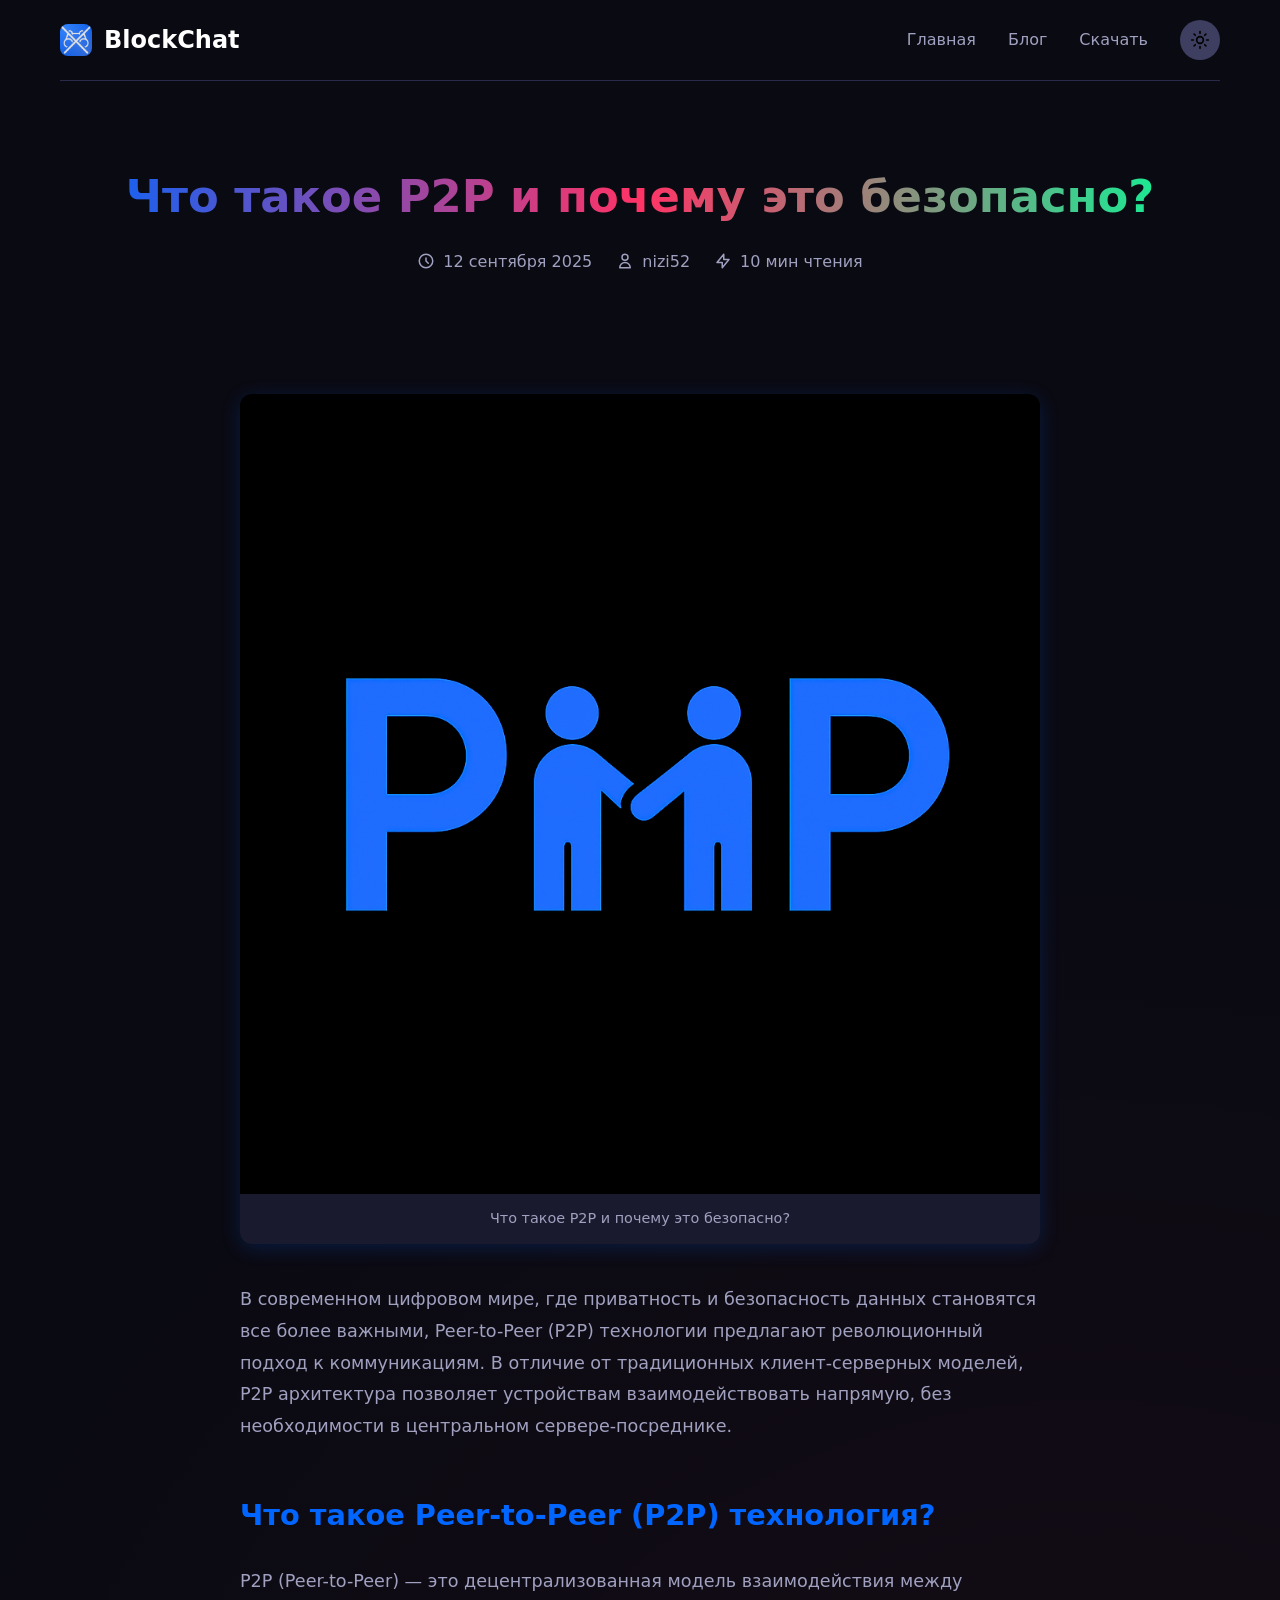
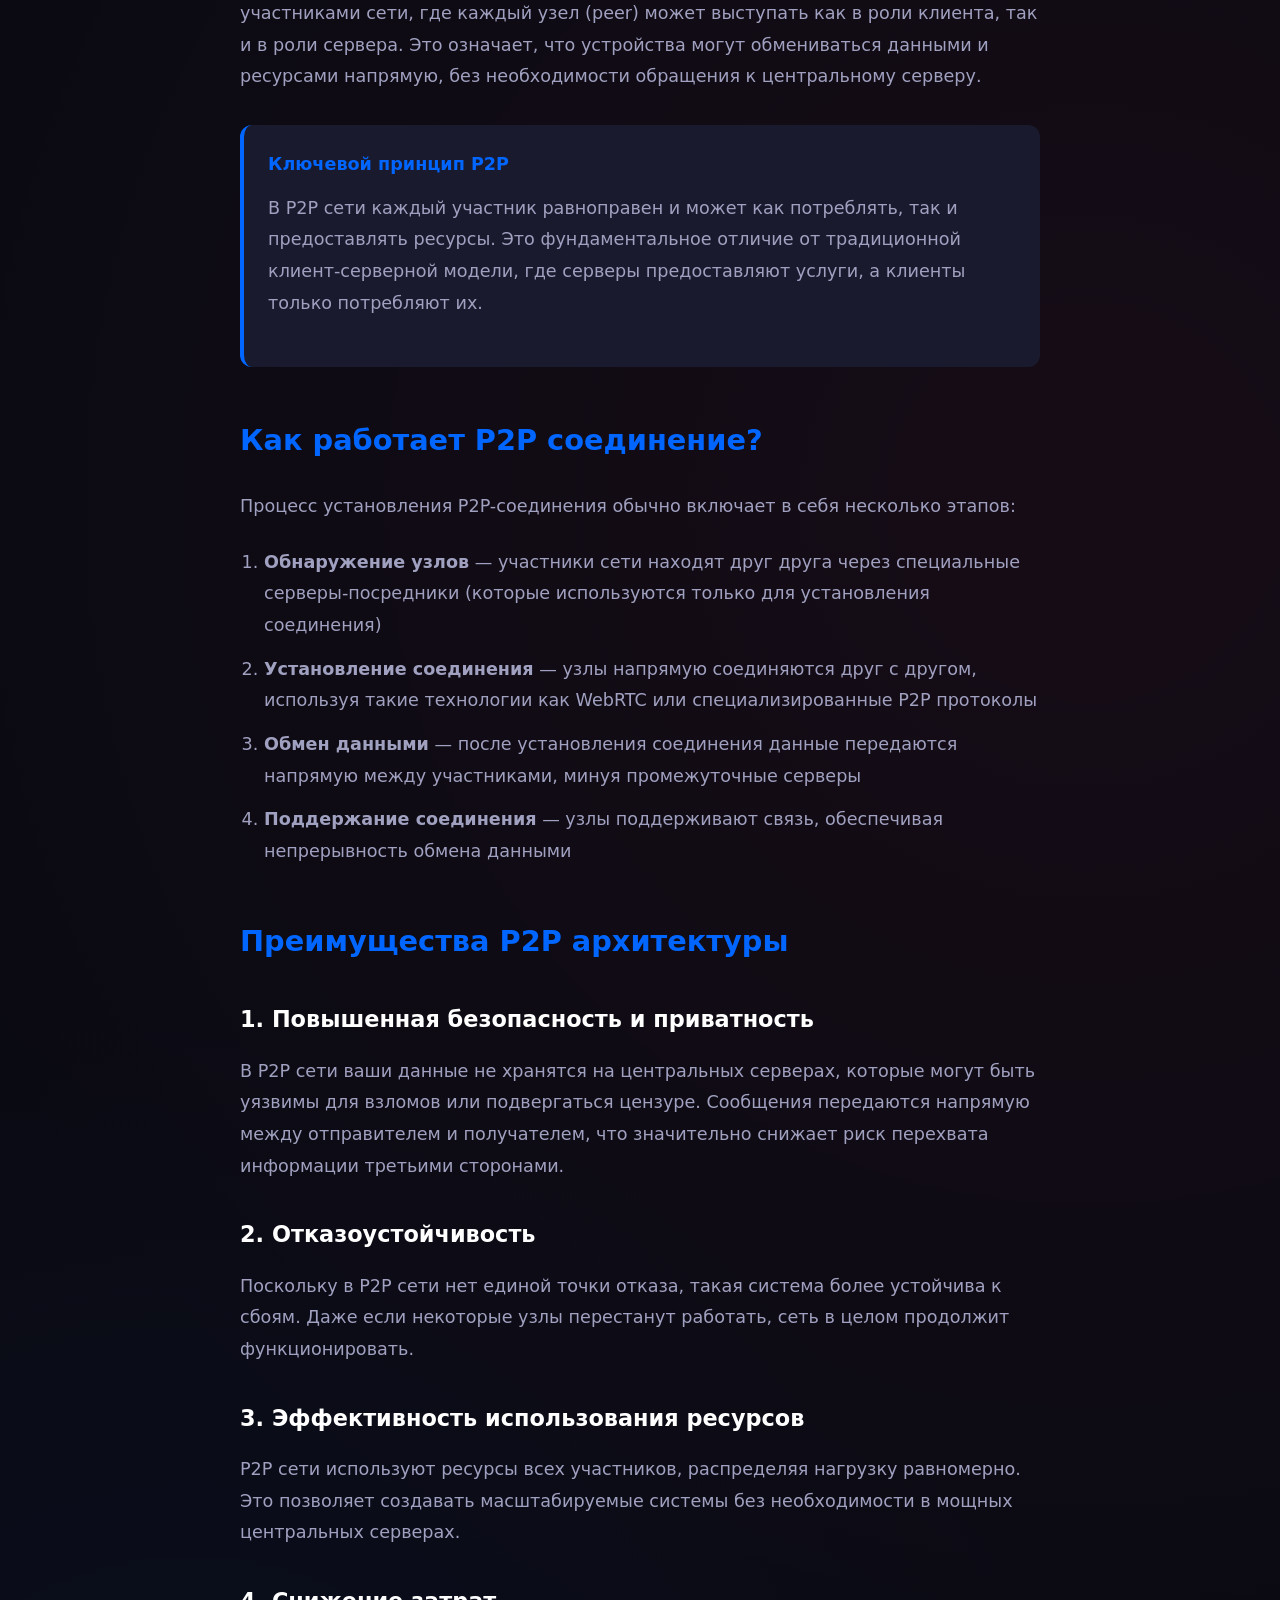
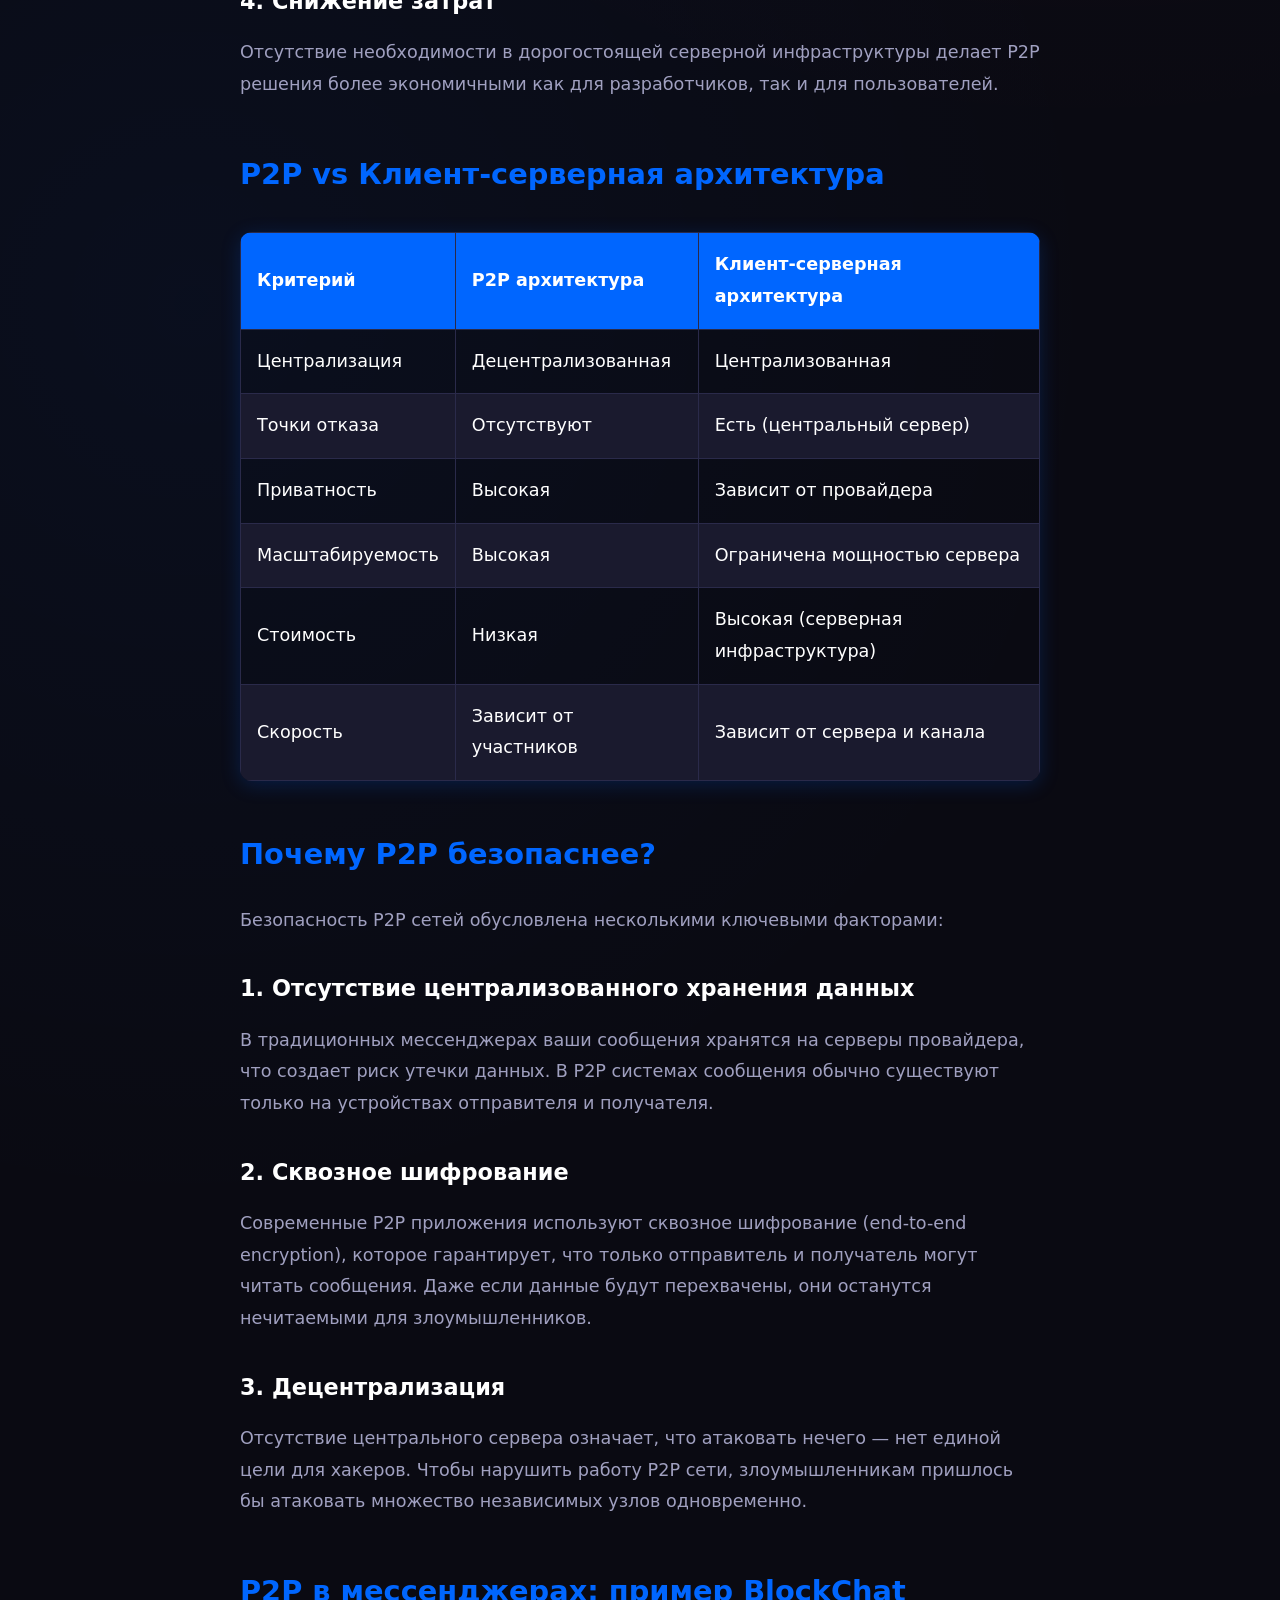
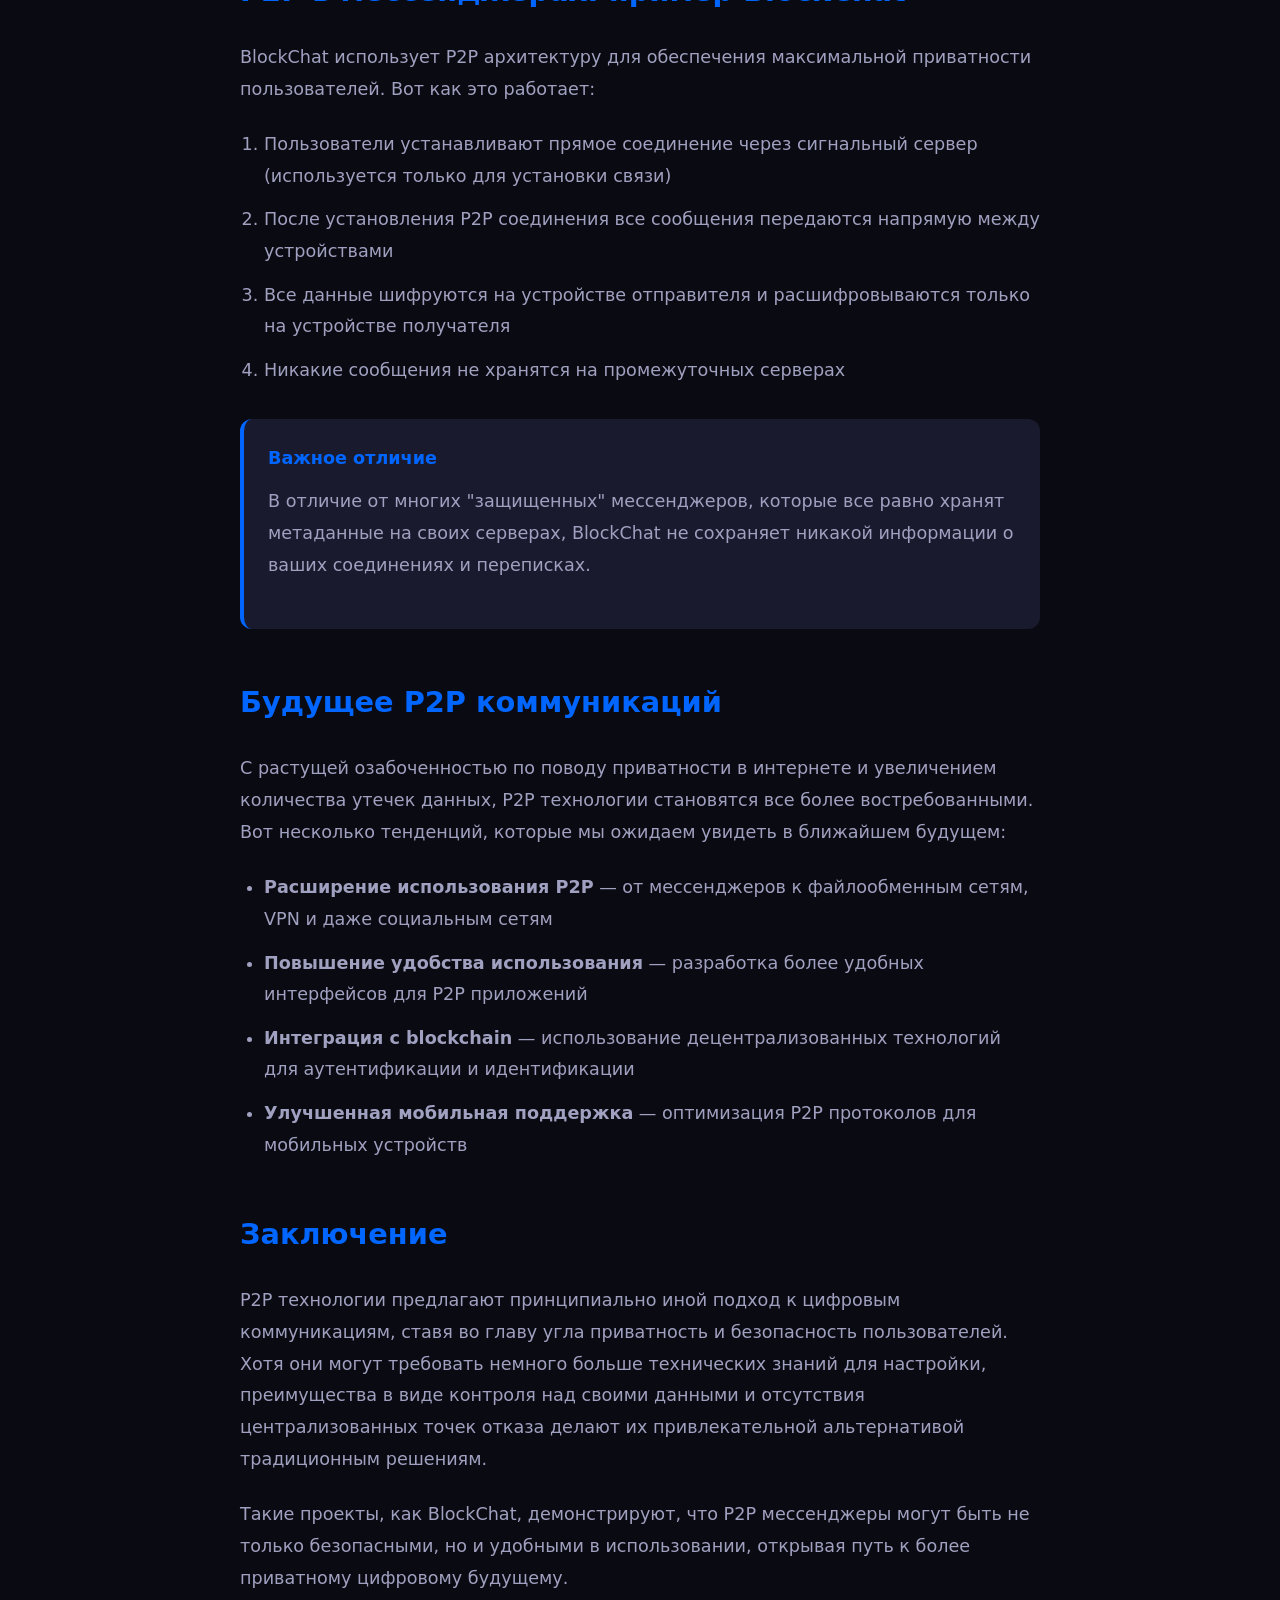
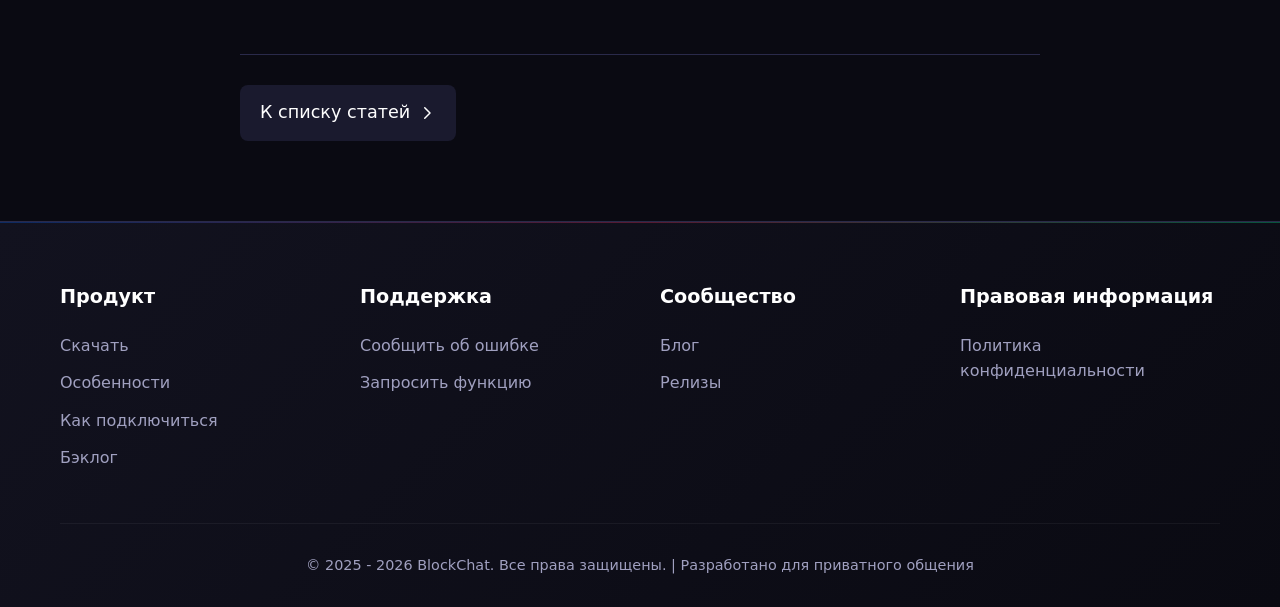
<file: posts/p2p-post.html>
<!DOCTYPE html>
<html lang="ru" data-theme="dark">
<head>
    <meta charset="UTF-8">
    <meta name="viewport" content="width=device-width, initial-scale=1.0">
    <title>Что такое P2P и почему это безопасно? - Блог BlockChat</title>
    <link rel="shortcut icon" href="../images/logo-white.png">
    <meta name="description" content="Объясняем принципы peer-to-peer технологий, их преимущества для приватности и почему они становятся будущим коммуникаций.">
    <meta name="keywords" content="P2P, peer-to-peer, безопасность, приватность, децентрализация, BlockChat, мессенджер">
    <link rel="stylesheet" href="../css/posts.css">
</head>
<body>
    <div class="container">
        <nav>
            <div class="logo">
                <div class="logo-icon">
                    <img src="../images/logo-white.png" width="30px"/>
                </div>
                <a href="../index.html">BlockChat</a>
            </div>
            <div class="nav-links">
                <a href="../index.html" class="nav-link">Главная</a>
                <a href="../blogs.html" class="nav-link">Блог</a>
                <a href="../download.html" class="nav-link">Скачать</a>
                <!-- <div class="language-switch">
                    <label class="switch">
                        <input type="checkbox" id="langToggle">
                        <span class="slider">
                            <span class="lang-text ru">RU</span>
                            <span class="lang-text en">EN</span>
                        </span>
                    </label>
                </div> -->
                <button class="theme-toggle" id="themeToggle" aria-label="Переключить тему">
                    <svg width="20" height="20" viewBox="0 0 24 24" fill="none" xmlns="http://www.w3.org/2000/svg">
                        <path d="M12 16C14.2091 16 16 14.2091 16 12C16 9.79086 14.2091 8 12 8C9.79086 8 8 9.79086 8 12C8 14.2091 9.79086 16 12 16Z" stroke="currentColor" stroke-width="2" stroke-linecap="round" stroke-linejoin="round" />
                        <path d="M12 2V4" stroke="currentColor" stroke-width="2" stroke-linecap="round" stroke-linejoin="round" />
                        <path d="M12 20V22" stroke="currentColor" stroke-width="2" stroke-linecap="round" stroke-linejoin="round" />
                        <path d="M4.93 4.93L6.34 6.34" stroke="currentColor" stroke-width="2" stroke-linecap="round" stroke-linejoin="round" />
                        <path d="M17.66 17.66L19.07 19.07" stroke="currentColor" stroke-width="2" stroke-linecap="round" stroke-linejoin="round" />
                        <path d="M2 12H4" stroke="currentColor" stroke-width="2" stroke-linecap="round" stroke-linejoin="round" />
                        <path d="M20 12H22" stroke="currentColor" stroke-width="2" stroke-linecap="round" stroke-linejoin="round" />
                        <path d="M6.34 17.66L4.93 19.07" stroke="currentColor" stroke-width="2" stroke-linecap="round" stroke-linejoin="round" />
                        <path d="M19.07 4.93L17.66 6.34" stroke="currentColor" stroke-width="2" stroke-linecap="round" stroke-linejoin="round" />
                    </svg>
                </button>
            </div>
        </nav>
    </div>

    <article class="article">
        <div class="container">
            <header class="article-hero">
                <h1>Что такое P2P и почему это безопасно?</h1>
                <div class="article-meta">
                    <div class="article-meta-item">
                        <svg width="18" height="18" viewBox="0 0 24 24" fill="none" xmlns="http://www.w3.org/2000/svg">
                            <path d="M12 8v4l3 3m6-3a9 9 0 11-18 0 9 9 0 0118 0z" stroke="currentColor" stroke-width="2" stroke-linecap="round" stroke-linejoin="round"/>
                        </svg>
                        <span>12 сентября 2025</span>
                    </div>
                    <div class="article-meta-item">
                        <svg width="18" height="18" viewBox="0 0 24 24" fill="none" xmlns="http://www.w3.org/2000/svg">
                            <path d="M16 7a4 4 0 11-8 0 4 4 0 018 0zM12 14a7 7 0 00-7 7h14a7 7 0 00-7-7z" stroke="currentColor" stroke-width="2" stroke-linecap="round" stroke-linejoin="round"/>
                        </svg>
                        <a href="https://nizi52.github.io/" target="_blank">nizi52</a>
                    </div>
                    <div class="article-meta-item">
                        <svg width="18" height="18" viewBox="0 0 24 24" fill="none" xmlns="http://www.w3.org/2000/svg">
                            <path d="M13 10V3L4 14h7v7l9-11h-7z" stroke="currentColor" stroke-width="2" stroke-linecap="round" stroke-linejoin="round"/>
                        </svg>
                        <span>10 мин чтения</span>
                    </div>
                </div>
            </header>

            <div class="article-content">
                <figure class="article-image">
                    <img src="../images/p2p-post.png" alt="P2P сеть - схема соединения между пользователями">
                    <figcaption>Что такое P2P и почему это безопасно?</figcaption>
                </figure>

                <p>В современном цифровом мире, где приватность и безопасность данных становятся все более важными, Peer-to-Peer (P2P) технологии предлагают революционный подход к коммуникациям. В отличие от традиционных клиент-серверных моделей, P2P архитектура позволяет устройствам взаимодействовать напрямую, без необходимости в центральном сервере-посреднике.</p>

                <h2>Что такое Peer-to-Peer (P2P) технология?</h2>

                <p>P2P (Peer-to-Peer) — это децентрализованная модель взаимодействия между участниками сети, где каждый узел (peer) может выступать как в роли клиента, так и в роли сервера. Это означает, что устройства могут обмениваться данными и ресурсами напрямую, без необходимости обращения к центральному серверу.</p>

                <div class="info-box">
                    <h4>Ключевой принцип P2P</h4>
                    <p>В P2P сети каждый участник равноправен и может как потреблять, так и предоставлять ресурсы. Это фундаментальное отличие от традиционной клиент-серверной модели, где серверы предоставляют услуги, а клиенты только потребляют их.</p>
                </div>

                <h2>Как работает P2P соединение?</h2>

                <p>Процесс установления P2P-соединения обычно включает в себя несколько этапов:</p>

                <ol>
                    <li><strong>Обнаружение узлов</strong> — участники сети находят друг друга через специальные серверы-посредники (которые используются только для установления соединения)</li>
                    <li><strong>Установление соединения</strong> — узлы напрямую соединяются друг с другом, используя такие технологии как WebRTC или специализированные P2P протоколы</li>
                    <li><strong>Обмен данными</strong> — после установления соединения данные передаются напрямую между участниками, минуя промежуточные серверы</li>
                    <li><strong>Поддержание соединения</strong> — узлы поддерживают связь, обеспечивая непрерывность обмена данными</li>
                </ol>

                <h2>Преимущества P2P архитектуры</h2>

                <h3>1. Повышенная безопасность и приватность</h3>

                <p>В P2P сети ваши данные не хранятся на центральных серверах, которые могут быть уязвимы для взломов или подвергаться цензуре. Сообщения передаются напрямую между отправителем и получателем, что значительно снижает риск перехвата информации третьими сторонами.</p>

                <h3>2. Отказоустойчивость</h3>

                <p>Поскольку в P2P сети нет единой точки отказа, такая система более устойчива к сбоям. Даже если некоторые узлы перестанут работать, сеть в целом продолжит функционировать.</p>

                <h3>3. Эффективность использования ресурсов</h3>

                <p>P2P сети используют ресурсы всех участников, распределяя нагрузку равномерно. Это позволяет создавать масштабируемые системы без необходимости в мощных центральных серверах.</p>

                <h3>4. Снижение затрат</h3>

                <p>Отсутствие необходимости в дорогостоящей серверной инфраструктуры делает P2P решения более экономичными как для разработчиков, так и для пользователей.</p>

                <h2>P2P vs Клиент-серверная архитектура</h2>

                <table class="comparison-table">
                    <thead>
                        <tr>
                            <th>Критерий</th>
                            <th>P2P архитектура</th>
                            <th>Клиент-серверная архитектура</th>
                        </tr>
                    </thead>
                    <tbody>
                        <tr>
                            <td>Централизация</td>
                            <td>Децентрализованная</td>
                            <td>Централизованная</td>
                        </tr>
                        <tr>
                            <td>Точки отказа</td>
                            <td>Отсутствуют</td>
                            <td>Есть (центральный сервер)</td>
                        </tr>
                        <tr>
                            <td>Приватность</td>
                            <td>Высокая</td>
                            <td>Зависит от провайдера</td>
                        </tr>
                        <tr>
                            <td>Масштабируемость</td>
                            <td>Высокая</td>
                            <td>Ограничена мощностью сервера</td>
                        </tr>
                        <tr>
                            <td>Стоимость</td>
                            <td>Низкая</td>
                            <td>Высокая (серверная инфраструктура)</td>
                        </tr>
                        <tr>
                            <td>Скорость</td>
                            <td>Зависит от участников</td>
                            <td>Зависит от сервера и канала</td>
                        </tr>
                    </tbody>
                </table>

                <h2>Почему P2P безопаснее?</h2>

                <p>Безопасность P2P сетей обусловлена несколькими ключевыми факторами:</p>

                <h3>1. Отсутствие централизованного хранения данных</h3>

                <p>В традиционных мессенджерах ваши сообщения хранятся на серверы провайдера, что создает риск утечки данных. В P2P системах сообщения обычно существуют только на устройствах отправителя и получателя.</p>

                <h3>2. Сквозное шифрование</h3>

                <p>Современные P2P приложения используют сквозное шифрование (end-to-end encryption), которое гарантирует, что только отправитель и получатель могут читать сообщения. Даже если данные будут перехвачены, они останутся нечитаемыми для злоумышленников.</p>

                <h3>3. Децентрализация</h3>

                <p>Отсутствие центрального сервера означает, что атаковать нечего — нет единой цели для хакеров. Чтобы нарушить работу P2P сети, злоумышленникам пришлось бы атаковать множество независимых узлов одновременно.</p>

                <h2>P2P в мессенджерах: пример BlockChat</h2>

                <p>BlockChat использует P2P архитектуру для обеспечения максимальной приватности пользователей. Вот как это работает:</p>

                <ol>
                    <li>Пользователи устанавливают прямое соединение через сигнальный сервер (используется только для установки связи)</li>
                    <li>После установления P2P соединения все сообщения передаются напрямую между устройствами</li>
                    <li>Все данные шифруются на устройстве отправителя и расшифровываются только на устройстве получателя</li>
                    <li>Никакие сообщения не хранятся на промежуточных серверах</li>
                </ol>

                <div class="info-box">
                    <h4>Важное отличие</h4>
                    <p>В отличие от многих "защищенных" мессенджеров, которые все равно хранят метаданные на своих серверах, BlockChat не сохраняет никакой информации о ваших соединениях и переписках.</p>
                </div>

                <h2>Будущее P2P коммуникаций</h2>

                <p>С растущей озабоченностью по поводу приватности в интернете и увеличением количества утечек данных, P2P технологии становятся все более востребованными. Вот несколько тенденций, которые мы ожидаем увидеть в ближайшем будущем:</p>

                <ul>
                    <li><strong>Расширение использования P2P</strong> — от мессенджеров к файлообменным сетям, VPN и даже социальным сетям</li>
                    <li><strong>Повышение удобства использования</strong> — разработка более удобных интерфейсов для P2P приложений</li>
                    <li><strong>Интеграция с blockchain</strong> — использование децентрализованных технологий для аутентификации и идентификации</li>
                    <li><strong>Улучшенная мобильная поддержка</strong> — оптимизация P2P протоколов для мобильных устройств</li>
                </ul>

                <h2>Заключение</h2>

                <p>P2P технологии предлагают принципиально иной подход к цифровым коммуникациям, ставя во главу угла приватность и безопасность пользователей. Хотя они могут требовать немного больше технических знаний для настройки, преимущества в виде контроля над своими данными и отсутствия централизованных точек отказа делают их привлекательной альтернативой традиционным решениям.</p>

                <p>Такие проекты, как BlockChat, демонстрируют, что P2P мессенджеры могут быть не только безопасными, но и удобными в использовании, открывая путь к более приватному цифровому будущему.</p>

                <div class="article-navigation">
                    <a href="../blogs.html" class="nav-button">
                        К списку статей
                        <svg width="18" height="18" viewBox="0 0 24 24" fill="none" xmlns="http://www.w3.org/2000/svg">
                            <path d="M9 5l7 7-7 7" stroke="currentColor" stroke-width="2" stroke-linecap="round" stroke-linejoin="round"/>
                        </svg>
                    </a>
                </div>
            </div>
        </div>
    </article>

    <div id="modal" class="modal">
      <div class="modal-content">
        <div class="modal-header">
          <h3>Временно недоступно</h3>
          <button class="modal-close" id="modalClose">
            <svg width="20" height="20" viewBox="0 0 24 24" fill="none" xmlns="http://www.w3.org/2000/svg">
              <path d="M18 6L6 18M6 6l12 12" stroke="currentColor" stroke-width="2" stroke-linecap="round" stroke-linejoin="round"/>
            </svg>
          </button>
        </div>
        <div class="modal-body">
          <div class="modal-icon">
            <svg width="48" height="48" viewBox="0 0 24 24" fill="none" xmlns="http://www.w3.org/2000/svg">
              <path d="M12 9v2m0 4h.01m-6.938 4h13.856c1.54 0 2.502-1.667 1.732-3L13.732 4c-.77-1.333-2.694-1.333-3.464 0L3.34 16c-.77 1.333.192 3 1.732 3z" stroke="var(--warning)" stroke-width="2" stroke-linecap="round" stroke-linejoin="round"/>
            </svg>
          </div>
          <p>Данная функция находится в разработке. Мы работаем над улучшением сайта и скоро добавим эту возможность.</p>
        </div>
        <div class="modal-footer">
          <button class="btn btn-primary" id="modalOk">Понятно</button>
        </div>
      </div>
    </div>

    <footer>
      <div class="container">
        <div class="footer-content">
          <div class="footer-column">
            <h3>Продукт</h3>
            <ul class="footer-links">
              <li><a href="download.html" data-lang="download">Скачать</a></li>
              <li><a href="index.html#features">Особенности</a></li>
              <li><a href="index.html#how-it-works">Как подключиться</a></li>
              <li><a href="index.html#backlog">Бэклог</a></li>
            </ul>
          </div>
          <div class="footer-column">
            <h3>Поддержка</h3>
            <ul class="footer-links">
              <li><a href="#" class="modal-link">Сообщить об ошибке</a></li>
              <li><a href="#" class="modal-link">Запросить функцию</a></li>
            </ul>
          </div>
          <div class="footer-column">
            <h3>Сообщество</h3>
            <ul class="footer-links">
              <li><a href="../blogs.html">Блог</a></li>
              <li><a href="../download.html#version-history">Релизы</a></li>
            </ul>
          </div>
          <div class="footer-column">
              <h3>Правовая информация</h3>
              <ul class="footer-links">
                  <li><a href="../privacy.html">Политика конфиденциальности</a></li>
              </ul>
          </div>
        </div>
        <div class="footer-bottom">
          <p>© 2025 - 2026 BlockChat. Все права защищены. | Разработано для приватного общения</p>
        </div>
      </div>
    </footer>

    <script>
        // Переключение темы
        const themeToggle = document.getElementById('themeToggle');
        const html = document.documentElement;
        
        themeToggle.addEventListener('click', () => {
            const currentTheme = html.getAttribute('data-theme');
            const newTheme = currentTheme === 'dark' ? 'light' : 'dark';
            html.setAttribute('data-theme', newTheme);
            localStorage.setItem('theme', newTheme);
        });
        
        // Проверка сохраненной темы
        const savedTheme = localStorage.getItem('theme');
        if (savedTheme) {
            html.setAttribute('data-theme', savedTheme);
        }
        
        // Модальное окно - получение элементов
        const modal = document.getElementById('modal');
        const modalClose = document.getElementById('modalClose');
        const modalOk = document.getElementById('modalOk');
        const modalLinks = document.querySelectorAll('.modal-link');
        
        // Функция открытия модального окна
        function showModal() {
            modal.classList.add('show');
            document.body.style.overflow = 'hidden';
        }
        
        // Функция закрытия модального окна
        function closeModal() {
            modal.classList.remove('show');
            document.body.style.overflow = 'auto';
        }
        
        // Обработчики событий для модального окна
        modalClose.addEventListener('click', closeModal);
        modalOk.addEventListener('click', closeModal);
        
        // Обработчики для ссылок, открывающих модальное окно
        modalLinks.forEach(link => {
            link.addEventListener('click', function(e) {
                e.preventDefault();
                showModal();
            });
        });
        
        // Закрытие модального окна при клике вне его
        modal.addEventListener('click', function(e) {
            if (e.target === this) {
                closeModal();
            }
        });
        
        // Закрытие модального окна по ESC
        document.addEventListener('keydown', function(e) {
            if (e.key === 'Escape') {
                closeModal();
            }
        });
    </script>
</body>
</html>
</file>
<file: css/download.css>
* {
  margin: 0;
  padding: 0;
  box-sizing: border-box;
}

:root {
  --primary: #0066ff;
  --primary-light: #0099ff;
  --primary-dark: #0044cc;
  --primary-glow: rgba(0, 102, 255, 0.4);
  --secondary: #ff3366;
  --accent: #00ff99;
  --bg: #0a0a12;
  --bg-dark: #12121f;
  --bg-card: rgba(26, 26, 46, 0.7);
  --bg-card-solid: #1a1a2e;
  --text: #ffffff;
  --text-light: #a0a0c0;
  --border: rgba(255, 255, 255, 0.08);
  --border-light: rgba(255, 255, 255, 0.12);
  --shadow: 0 25px 45px -12px rgba(0, 0, 0, 0.4);
  --shadow-sm: 0 8px 20px rgba(0, 0, 0, 0.2);
  --radius: 24px;
  --radius-sm: 16px;
  --warning: #ffaa00;
}

body {
  font-family: 'Inter', sans-serif;
  background: var(--bg);
  color: var(--text);
  overflow-x: hidden;
  line-height: 1.5;
}

.animated-gradient-bg {
  position: fixed;
  top: 0;
  left: 0;
  width: 100%;
  height: 100%;
  z-index: -2;
  background: radial-gradient(ellipse at 20% 30%, rgba(0, 102, 255, 0.15), transparent 50%),
    radial-gradient(ellipse at 80% 70%, rgba(0, 153, 255, 0.1), transparent 50%),
    linear-gradient(135deg, #0a0a12 0%, #12121f 100%);
}

.floating-particles {
  position: fixed;
  top: 0;
  left: 0;
  width: 100%;
  height: 100%;
  z-index: -1;
  pointer-events: none;
}

nav {
  position: fixed;
  top: 20px;
  left: 50%;
  transform: translateX(-50%);
  width: 90%;
  max-width: 1300px;
  background: rgba(18, 18, 31, 0.7);
  backdrop-filter: blur(20px);
  border-radius: 80px;
  border: 1px solid var(--border);
  padding: 12px 32px;
  z-index: 100;
  transition: all 0.3s;
  box-shadow: 0 4px 20px rgba(0, 0, 0, 0.2);
}

.nav-container {
  display: flex;
  justify-content: space-between;
  align-items: center;
}

.logo {
  display: flex;
  align-items: center;
  gap: 10px;
  font-size: 1.5rem;
  font-weight: 700;
}

.logo-icon {
  width: 32px;
  height: 32px;
  background: linear-gradient(135deg, var(--primary), var(--primary-dark));
  border-radius: 10px;
  display: flex;
  align-items: center;
  justify-content: center;
}

.logo a {
  text-decoration: none;
  color: var(--text);
}

.nav-links {
  display: flex;
  gap: 32px;
  align-items: center;
}

.nav-link {
  text-decoration: none;
  color: var(--text-light);
  font-weight: 500;
  transition: 0.3s;
  position: relative;
}

.nav-link:hover {
  color: var(--primary);
}

.lang-switch {
  background: rgba(255, 255, 255, 0.05);
  border: 1px solid var(--border);
  border-radius: 40px;
  width: auto;
  min-width: 60px;
  height: 40px;
  padding: 0 16px;
  display: flex;
  align-items: center;
  justify-content: center;
  cursor: pointer;
  transition: 0.3s;
  color: var(--text);
  font-weight: 600;
}

.lang-switch:hover {
  background: var(--primary);
  transform: scale(1.05);
}

.burger-menu {
  display: none;
  flex-direction: column;
  gap: 5px;
  cursor: pointer;
  z-index: 101;
}

.burger-line {
  width: 25px;
  height: 2px;
  background: var(--text);
  transition: 0.3s;
}

.mobile-nav {
  position: fixed;
  top: 0;
  right: -100%;
  width: 100%;
  height: 100vh;
  background: rgba(10, 10, 18, 0.98);
  backdrop-filter: blur(20px);
  z-index: 99;
  display: flex;
  flex-direction: column;
  padding: 100px 30px 40px;
  gap: 20px;
  transition: right 0.4s cubic-bezier(0.2, 0.9, 0.4, 1.1);
}

.mobile-nav.open {
  right: 0;
}

.mobile-nav .nav-link {
  font-size: 1.3rem;
  padding: 16px 0;
  display: block;
  text-align: center;
  border-bottom: 1px solid var(--border);
}

.mobile-nav .lang-switch {
  width: 100%;
  border-radius: 60px;
  padding: 16px;
  margin-top: 20px;
}

.overlay {
  position: fixed;
  top: 0;
  left: 0;
  width: 100%;
  height: 100%;
  background: rgba(0, 0, 0, 0.6);
  backdrop-filter: blur(4px);
  z-index: 98;
  opacity: 0;
  visibility: hidden;
  transition: opacity 0.3s ease, visibility 0.3s ease;
}

.overlay.show {
  opacity: 1;
  visibility: visible;
}

.container {
  max-width: 1300px;
  margin: 0 auto;
  padding: 0 30px;
}

.hero {
  min-height: 70vh;
  display: flex;
  align-items: center;
  justify-content: center;
  text-align: center;
  padding: 140px 20px 80px;
  position: relative;
}

.hero h1 {
  font-size: 4rem;
  font-weight: 800;
  background: linear-gradient(135deg, #fff, var(--primary), var(--primary-light));
  -webkit-background-clip: text;
  background-clip: text;
  color: transparent;
  margin-bottom: 24px;
  animation: fadeInUp 0.8s ease;
}

.hero p {
  font-size: 1.2rem;
  color: var(--text-light);
  max-width: 700px;
  margin: 0 auto;
  animation: fadeInUp 0.8s ease 0.1s backwards;
}

.glass-card {
  background: var(--bg-card);
  backdrop-filter: blur(16px);
  border-radius: 32px;
  border: 1px solid var(--border);
  box-shadow: var(--shadow);
  transition: transform 0.3s ease, box-shadow 0.3s;
}

.glass-card:hover {
  transform: translateY(-5px);
  box-shadow: 0 30px 50px rgba(0, 102, 255, 0.15);
}

.notice-section {
  padding: 20px 0 40px;
}

.download-notice {
  display: flex;
  gap: 28px;
  align-items: flex-start;
  padding: 32px 36px;
  background: rgba(245, 158, 11, 0.08);
  border: 1px solid rgba(245, 158, 11, 0.3);
  border-radius: 32px;
}

.download-notice .notice-icon {
  flex-shrink: 0;
  width: 64px;
  height: 64px;
  background: rgba(245, 158, 11, 0.15);
  border-radius: 60px;
  display: flex;
  align-items: center;
  justify-content: center;
  font-size: 2rem;
  color: var(--warning);
  border: 1px solid rgba(245, 158, 11, 0.4);
}

.download-notice .notice-content h3 {
  color: var(--warning);
  font-size: 1.5rem;
  margin-bottom: 16px;
  font-weight: 700;
}

.download-notice .notice-content p {
  color: var(--text-light);
  line-height: 1.6;
  margin-bottom: 12px;
}

.download-notice .notice-content strong {
  color: var(--warning);
}

.platforms-section {
  padding: 40px 0 60px;
}

.platform-buttons {
  display: grid;
  grid-template-columns: repeat(auto-fit, minmax(280px, 1fr));
  gap: 32px;
}

.platform-btn {
  padding: 40px 28px;
  text-align: center;
  transition: all 0.4s cubic-bezier(0.2, 0.9, 0.4, 1.1);
  cursor: default;
}

.platform-btn .platform-icon {
  font-size: 4rem;
  color: var(--primary);
  margin-bottom: 20px;
  transition: 0.3s;
}

.platform-btn:hover .platform-icon {
  transform: scale(1.1);
  color: var(--primary-light);
}

.platform-name {
  font-size: 1.5rem;
  font-weight: 700;
  margin-bottom: 8px;
}

.platform-version {
  color: var(--text-light);
  font-size: 0.9rem;
  margin-bottom: 24px;
  background: rgba(255,255,255,0.05);
  display: inline-block;
  padding: 4px 16px;
  border-radius: 40px;
}

.btn {
  padding: 14px 28px;
  border-radius: 60px;
  font-weight: 600;
  text-decoration: none;
  display: inline-flex;
  align-items: center;
  gap: 10px;
  transition: all 0.3s;
  cursor: pointer;
  border: none;
  font-family: inherit;
  font-size: 1rem;
}

.btn-primary {
  background: linear-gradient(135deg, var(--primary), var(--primary-dark));
  color: white;
  box-shadow: 0 8px 20px rgba(0, 102, 255, 0.3);
}

.btn-primary:hover {
  transform: translateY(-3px);
  box-shadow: 0 15px 30px rgba(0, 102, 255, 0.4);
}

.disabled-download-btn {
  background: rgba(255,255,255,0.08) !important;
  color: var(--text-lighter) !important;
  cursor: not-allowed !important;
  box-shadow: none !important;
  opacity: 0.7;
}

.version-history {
  padding: 80px 0;
}

.section-title {
  text-align: center;
  margin-bottom: 60px;
}

.section-title h2 {
  font-size: 2.5rem;
  font-weight: 700;
  background: linear-gradient(135deg, #fff, var(--primary));
  -webkit-background-clip: text;
  background-clip: text;
  color: transparent;
  margin-bottom: 16px;
}

.section-title p {
  color: var(--text-light);
}

.version-timeline {
  position: relative;
  max-width: 900px;
  margin: 0 auto;
  padding-left: 30px;
}

.version-timeline::before {
  content: '';
  position: absolute;
  left: 7px;
  top: 0;
  height: 100%;
  width: 2px;
  background: linear-gradient(180deg, var(--primary), var(--primary-light));
}

.version-item {
  position: relative;
  margin-bottom: 40px;
  padding: 28px 32px;
  transition: 0.3s;
}

.version-item::before {
  content: '';
  position: absolute;
  left: -30px;
  top: 32px;
  width: 16px;
  height: 16px;
  border-radius: 50%;
  background: var(--primary);
  border: 3px solid var(--bg-card);
  box-shadow: 0 0 0 3px rgba(0,102,255,0.2);
}

.version-header {
  display: flex;
  justify-content: space-between;
  align-items: baseline;
  flex-wrap: wrap;
  margin-bottom: 16px;
}

.version-number {
  font-size: 1.5rem;
  font-weight: 700;
  color: var(--primary);
}

.version-date {
  color: var(--text-light);
  font-size: 0.9rem;
}

.version-features {
  margin-top: 20px;
}

.version-features h4 {
  margin-bottom: 12px;
  display: flex;
  align-items: center;
  gap: 8px;
  color: var(--text);
}

.version-features ul {
  list-style: none;
  display: flex;
  flex-wrap: wrap;
  gap: 12px;
}

.version-features li {
  background: rgba(0,102,255,0.1);
  padding: 6px 16px;
  border-radius: 40px;
  font-size: 0.9rem;
  display: inline-flex;
  align-items: center;
  gap: 8px;
  color: var(--text-light);
}

.version-features li i {
  color: var(--primary);
  font-size: 0.8rem;
}

.faq-section {
  padding: 80px 0;
}

.faq-container {
  max-width: 900px;
  margin: 0 auto;
  display: flex;
  flex-direction: column;
  gap: 20px;
}

.faq-item {
  padding: 0;
  overflow: hidden;
  transition: 0.3s;
}

.faq-question {
  padding: 22px 28px;
  cursor: pointer;
  display: flex;
  justify-content: space-between;
  align-items: center;
  font-weight: 600;
  font-size: 1.1rem;
  background: transparent;
  transition: 0.2s;
}

.faq-question:hover {
  background: rgba(255,255,255,0.03);
}

.faq-icon {
  transition: transform 0.3s;
  color: var(--primary);
}

.faq-item.active .faq-icon {
  transform: rotate(180deg);
}

.faq-answer {
  max-height: 0;
  overflow: hidden;
  transition: max-height 0.4s ease, padding 0.3s;
  padding: 0 28px;
  color: var(--text-light);
  border-top: 0px solid transparent;
}

.faq-item.active .faq-answer {
  max-height: 300px;
  padding: 0 28px 28px 28px;
  border-top: 1px solid var(--border);
}

footer {
  padding: 60px 0 30px;
  border-top: 1px solid var(--border);
  margin-top: 60px;
}

.footer-content {
  display: flex;
  justify-content: space-between;
  flex-wrap: wrap;
  gap: 40px;
}

.footer-links {
  display: flex;
  flex-direction: column;
  gap: 8px;
}

.footer-links h4 {
  margin-bottom: 8px;
  color: var(--text);
}

.footer-links a {
  color: var(--text-light);
  text-decoration: none;
  transition: 0.3s;
}

.footer-links a:hover {
  color: var(--primary);
}

.modal {
  display: none;
  position: fixed;
  top: 0;
  left: 0;
  width: 100%;
  height: 100%;
  background: rgba(0, 0, 0, 0.75);
  backdrop-filter: blur(12px);
  z-index: 2000;
  align-items: center;
  justify-content: center;
  opacity: 0;
  transition: opacity 0.25s ease;
}

.modal.show {
  display: flex;
  opacity: 1;
}

.modal-glass {
  position: relative;
  background: linear-gradient(145deg, rgba(20, 20, 35, 0.95), rgba(10, 10, 20, 0.98));
  backdrop-filter: blur(20px);
  border-radius: 48px;
  padding: 48px 40px;
  max-width: 600px;
  width: calc(100% - 40px);
  margin: 20px;
  text-align: center;
  border: 1px solid rgba(0, 102, 255, 0.3);
  box-shadow: 0 30px 50px rgba(0, 0, 0, 0.5);
  transform: scale(0.95);
  transition: transform 0.3s cubic-bezier(0.2, 0.9, 0.4, 1.1);
  animation: modalPop 0.35s ease forwards;
}

@keyframes modalPop {
  0% { transform: scale(0.92); opacity: 0; }
  100% { transform: scale(1); opacity: 1; }
}

.modal-icon-wrapper {
  width: 80px;
  height: 80px;
  background: linear-gradient(145deg, rgba(0, 102, 255, 0.2), rgba(0, 68, 204, 0.1));
  border-radius: 60px;
  display: flex;
  align-items: center;
  justify-content: center;
  margin: 0 auto 24px;
  border: 1px solid rgba(0, 102, 255, 0.4);
}

.modal-icon-wrapper i {
  font-size: 3rem;
  color: var(--primary-light);
}

.modal-title {
  font-size: 1.9rem;
  font-weight: 700;
  background: linear-gradient(135deg, #ffffff, var(--primary-light));
  -webkit-background-clip: text;
  background-clip: text;
  color: transparent;
  margin-bottom: 16px;
}

.modal-description {
  color: var(--text-light);
  font-size: 1rem;
  line-height: 1.5;
  margin-bottom: 32px;
}

.modal-close-btn {
  background: linear-gradient(135deg, var(--primary), var(--primary-dark));
  border: none;
  padding: 14px 28px;
  border-radius: 60px;
  font-weight: 600;
  font-size: 1rem;
  color: white;
  cursor: pointer;
  transition: all 0.25s;
}

.modal-close-btn:hover {
  transform: translateY(-3px);
  gap: 16px;
  background: linear-gradient(135deg, var(--primary-light), var(--primary));
}

@keyframes fadeInUp {
  from { opacity: 0; transform: translateY(30px); }
  to { opacity: 1; transform: translateY(0); }
}

.fade-in {
  opacity: 0;
  transform: translateY(30px);
  transition: opacity 0.7s ease, transform 0.7s ease;
}

.fade-in.visible {
  opacity: 1;
  transform: translateY(0);
}

@media (max-width: 768px) {
  .hero h1 { font-size: 2.2rem; }
  .hero p { font-size: 1rem; }
  .nav-links { display: none; }
  .burger-menu { display: flex; }
  nav { padding: 12px 20px; width: 95%; top: 16px; }
  .container { padding: 0 20px; }
  .download-notice { flex-direction: column; text-align: center; padding: 24px; gap: 20px; }
  .download-notice .notice-icon { margin: 0 auto; }
  .platform-buttons { grid-template-columns: 1fr; gap: 20px; }
  .version-header { flex-direction: column; gap: 8px; }
  .version-timeline { padding-left: 20px; }
  .version-item::before { left: -20px; }
  .footer-content { flex-direction: column; text-align: center; gap: 30px; }
  .footer-links { align-items: center; }
  .modal-glass { padding: 36px 24px; }
  .modal-title { font-size: 1.6rem; }
}

@media (max-width: 480px) {
  .hero { padding: 120px 16px 60px; }
  .platform-btn { padding: 28px 20px; }
  .version-item { padding: 20px; }
  .faq-question { padding: 18px 20px; font-size: 1rem; }
  .faq-item.active .faq-answer { padding: 0 20px 20px 20px; }
}
</file>
<file: css/privacy.css>
* {
    margin: 0;
    padding: 0;
    box-sizing: border-box;
}

:root {
    --primary: #0066ff;
    --primary-light: #0099ff;
    --primary-dark: #0044cc;
    --primary-glow: rgba(0, 102, 255, 0.4);
    --secondary: #ff3366;
    --accent: #00ff99;
    --bg: #0a0a12;
    --bg-dark: #12121f;
    --bg-card: rgba(26, 26, 46, 0.7);
    --bg-card-solid: #1a1a2e;
    --text: #ffffff;
    --text-light: #a0a0c0;
    --border: rgba(255, 255, 255, 0.08);
    --border-light: rgba(255, 255, 255, 0.12);
    --shadow: 0 25px 45px -12px rgba(0, 0, 0, 0.4);
    --shadow-sm: 0 8px 20px rgba(0, 0, 0, 0.2);
    --radius: 24px;
    --radius-sm: 16px;
    --warning: #ffaa00;
}

body {
    font-family: 'Inter', sans-serif;
    background: var(--bg);
    color: var(--text);
    overflow-x: hidden;
    line-height: 1.5;
}

.animated-gradient-bg {
    position: fixed;
    top: 0;
    left: 0;
    width: 100%;
    height: 100%;
    z-index: -2;
    background: radial-gradient(ellipse at 20% 30%, rgba(0, 102, 255, 0.15), transparent 50%),
                radial-gradient(ellipse at 80% 70%, rgba(0, 153, 255, 0.1), transparent 50%),
                linear-gradient(135deg, #0a0a12 0%, #12121f 100%);
}

.floating-particles {
    position: fixed;
    top: 0;
    left: 0;
    width: 100%;
    height: 100%;
    z-index: -1;
    pointer-events: none;
}

nav {
    position: fixed;
    top: 20px;
    left: 50%;
    transform: translateX(-50%);
    width: 90%;
    max-width: 1300px;
    background: rgba(18, 18, 31, 0.7);
    backdrop-filter: blur(20px);
    border-radius: 80px;
    border: 1px solid var(--border);
    padding: 12px 32px;
    z-index: 100;
    transition: all 0.3s;
    box-shadow: 0 4px 20px rgba(0, 0, 0, 0.2);
}

.nav-container {
    display: flex;
    justify-content: space-between;
    align-items: center;
}

.logo {
    display: flex;
    align-items: center;
    gap: 10px;
    font-size: 1.5rem;
    font-weight: 700;
}

.logo-icon {
    width: 32px;
    height: 32px;
    background: linear-gradient(135deg, var(--primary), var(--primary-dark));
    border-radius: 10px;
    display: flex;
    align-items: center;
    justify-content: center;
}

.logo a {
    text-decoration: none;
    color: var(--text);
}

.nav-links {
    display: flex;
    gap: 32px;
    align-items: center;
}

.nav-link {
    text-decoration: none;
    color: var(--text-light);
    font-weight: 500;
    transition: 0.3s;
    position: relative;
}

.nav-link:hover {
    color: var(--primary);
}

.lang-switch {
    background: rgba(255, 255, 255, 0.05);
    border: 1px solid var(--border);
    border-radius: 40px;
    width: auto;
    min-width: 60px;
    height: 40px;
    padding: 0 16px;
    display: flex;
    align-items: center;
    justify-content: center;
    cursor: pointer;
    transition: 0.3s;
    color: var(--text);
    font-weight: 600;
}

.lang-switch:hover {
    background: var(--primary);
    transform: scale(1.05);
}

.burger-menu {
    display: none;
    flex-direction: column;
    gap: 5px;
    cursor: pointer;
    z-index: 101;
}

.burger-line {
    width: 25px;
    height: 2px;
    background: var(--text);
    transition: 0.3s;
}

.mobile-nav {
    position: fixed;
    top: 0;
    right: -100%;
    width: 100%;
    height: 100vh;
    background: rgba(10, 10, 18, 0.98);
    backdrop-filter: blur(20px);
    z-index: 99;
    display: flex;
    flex-direction: column;
    padding: 100px 30px 40px;
    gap: 20px;
    transition: right 0.4s cubic-bezier(0.2, 0.9, 0.4, 1.1);
}

.mobile-nav.open {
    right: 0;
}

.mobile-nav .nav-link {
    font-size: 1.3rem;
    padding: 16px 0;
    display: block;
    text-align: center;
    border-bottom: 1px solid var(--border);
}

.mobile-nav .lang-switch {
    width: 100%;
    border-radius: 60px;
    padding: 16px;
    margin-top: 20px;
}

.overlay {
    position: fixed;
    top: 0;
    left: 0;
    width: 100%;
    height: 100%;
    background: rgba(0, 0, 0, 0.6);
    backdrop-filter: blur(4px);
    z-index: 98;
    opacity: 0;
    visibility: hidden;
    transition: opacity 0.3s ease, visibility 0.3s ease;
}

.overlay.show {
    opacity: 1;
    visibility: visible;
}

.container {
    max-width: 1300px;
    margin: 0 auto;
    padding: 0 30px;
}

.hero {
    min-height: 60vh;
    display: flex;
    align-items: center;
    justify-content: center;
    text-align: center;
    padding: 140px 20px 80px;
    position: relative;
}

.hero h1 {
    font-size: 3.5rem;
    font-weight: 800;
    background: linear-gradient(135deg, #fff, var(--primary), var(--primary-light));
    -webkit-background-clip: text;
    background-clip: text;
    color: transparent;
    margin-bottom: 24px;
    animation: fadeInUp 0.8s ease;
}

.hero p {
    font-size: 1.2rem;
    color: var(--text-light);
    max-width: 700px;
    margin: 0 auto 40px;
    animation: fadeInUp 0.8s ease 0.1s backwards;
}

.btn {
    padding: 14px 32px;
    border-radius: 50px;
    font-weight: 600;
    text-decoration: none;
    transition: all 0.3s;
    display: inline-flex;
    align-items: center;
    gap: 10px;
}

.btn-primary {
    background: linear-gradient(135deg, var(--primary), var(--primary-dark));
    color: white;
    box-shadow: 0 8px 20px rgba(0, 102, 255, 0.3);
}

.btn-primary:hover {
    transform: translateY(-3px);
    box-shadow: 0 15px 30px rgba(0, 102, 255, 0.4);
}

.privacy-content {
    padding: 40px 0 80px;
}

.privacy-grid {
    display: flex;
    flex-direction: column;
    gap: 32px;
    max-width: 1000px;
    margin: 0 auto;
}

.glass-card {
    background: var(--bg-card);
    backdrop-filter: blur(16px);
    border-radius: 32px;
    border: 1px solid var(--border);
    box-shadow: var(--shadow);
    transition: transform 0.3s ease, box-shadow 0.3s;
    padding: 36px;
}

.glass-card:hover {
    transform: translateY(-5px);
    box-shadow: 0 30px 50px rgba(0, 102, 255, 0.15);
}

.privacy-section h2 {
    font-size: 1.8rem;
    margin-bottom: 24px;
    display: flex;
    align-items: center;
    gap: 12px;
    background: linear-gradient(135deg, #fff, var(--primary-light));
    -webkit-background-clip: text;
    background-clip: text;
    color: transparent;
}

.privacy-section h2 i {
    color: var(--primary);
    background: none;
    -webkit-background-clip: unset;
    background-clip: unset;
    color: var(--primary);
}

.privacy-section h3 {
    font-size: 1.2rem;
    margin: 20px 0 12px;
    color: var(--text);
}

.privacy-section p {
    color: var(--text-light);
    line-height: 1.6;
    margin-bottom: 16px;
}

.feature-list {
    list-style: none;
    margin: 20px 0;
}

.feature-list li {
    display: flex;
    align-items: center;
    gap: 12px;
    padding: 8px 0;
    color: var(--text-light);
    border-bottom: 1px solid rgba(255, 255, 255, 0.05);
}

.feature-list li i {
    width: 24px;
    color: var(--primary);
    font-size: 1rem;
}

.two-columns {
    display: grid;
    grid-template-columns: 1fr 1fr;
    gap: 20px;
    margin: 20px 0;
}

.privacy-highlight {
    background: rgba(0, 102, 255, 0.08);
    border-left: 4px solid var(--primary);
    border-radius: 16px;
    padding: 20px 24px;
    margin: 24px 0;
    display: flex;
    align-items: flex-start;
    gap: 16px;
}

.privacy-highlight i {
    font-size: 1.5rem;
    color: var(--primary);
}

.privacy-highlight p {
    margin: 0;
    font-weight: 500;
}

.tech-grid, .encryption-grid, .control-grid {
    display: grid;
    grid-template-columns: repeat(auto-fit, minmax(250px, 1fr));
    gap: 24px;
    margin: 20px 0;
}

.tech-item, .encryption-item, .control-item {
    background: rgba(255, 255, 255, 0.03);
    border-radius: 20px;
    padding: 24px;
    transition: 0.3s;
    border: 1px solid var(--border);
}

.tech-item:hover, .encryption-item:hover, .control-item:hover {
    border-color: var(--primary);
    transform: translateY(-3px);
}

.tech-item i, .encryption-item i, .control-item i {
    font-size: 2rem;
    color: var(--primary);
    margin-bottom: 16px;
    display: inline-block;
}

.tech-item h3, .encryption-item h3, .control-item h3 {
    margin: 0 0 12px 0;
    font-size: 1.2rem;
}

.tech-item p, .encryption-item p, .control-item p {
    margin: 0;
    font-size: 0.9rem;
}

footer {
    padding: 60px 0 30px;
    border-top: 1px solid var(--border);
    margin-top: 60px;
}

.footer-content {
    display: flex;
    justify-content: space-between;
    flex-wrap: wrap;
    gap: 40px;
}

.footer-links {
    display: flex;
    flex-direction: column;
    gap: 8px;
}

.footer-links h4 {
    margin-bottom: 8px;
    color: var(--text);
}

.footer-links a {
    color: var(--text-light);
    text-decoration: none;
    transition: 0.3s;
}

.footer-links a:hover {
    color: var(--primary);
}

.modal {
    display: none;
    position: fixed;
    top: 0;
    left: 0;
    width: 100%;
    height: 100%;
    background: rgba(0, 0, 0, 0.75);
    backdrop-filter: blur(12px);
    z-index: 2000;
    align-items: center;
    justify-content: center;
    opacity: 0;
    transition: opacity 0.25s ease;
}

.modal.show {
    display: flex;
    opacity: 1;
}

.modal-glass {
    position: relative;
    background: linear-gradient(145deg, rgba(20, 20, 35, 0.95), rgba(10, 10, 20, 0.98));
    backdrop-filter: blur(20px);
    border-radius: 48px;
    padding: 48px 40px;
    max-width: 600px;
    width: calc(100% - 40px);
    margin: 20px;
    text-align: center;
    border: 1px solid rgba(0, 102, 255, 0.3);
    box-shadow: 0 30px 50px rgba(0, 0, 0, 0.5);
    transform: scale(0.95);
    animation: modalPop 0.35s ease forwards;
}

@keyframes modalPop {
    0% { transform: scale(0.92); opacity: 0; }
    100% { transform: scale(1); opacity: 1; }
}

.modal-icon-wrapper {
    width: 80px;
    height: 80px;
    background: linear-gradient(145deg, rgba(0, 102, 255, 0.2), rgba(0, 68, 204, 0.1));
    border-radius: 60px;
    display: flex;
    align-items: center;
    justify-content: center;
    margin: 0 auto 24px;
    border: 1px solid rgba(0, 102, 255, 0.4);
}

.modal-icon-wrapper i {
    font-size: 3rem;
    color: var(--primary-light);
}

.modal-title {
    font-size: 1.9rem;
    font-weight: 700;
    background: linear-gradient(135deg, #ffffff, var(--primary-light));
    -webkit-background-clip: text;
    background-clip: text;
    color: transparent;
    margin-bottom: 16px;
}

.modal-description {
    color: var(--text-light);
    font-size: 1rem;
    line-height: 1.5;
    margin-bottom: 32px;
}

.modal-close-btn {
    background: linear-gradient(135deg, var(--primary), var(--primary-dark));
    border: none;
    padding: 14px 28px;
    border-radius: 60px;
    font-weight: 600;
    font-size: 1rem;
    color: white;
    cursor: pointer;
    transition: all 0.25s;
}

.modal-close-btn:hover {
    transform: translateY(-3px);
    background: linear-gradient(135deg, var(--primary-light), var(--primary));
}

@keyframes fadeInUp {
    from { opacity: 0; transform: translateY(30px); }
    to { opacity: 1; transform: translateY(0); }
}

.fade-in {
    opacity: 0;
    transform: translateY(30px);
    transition: opacity 0.7s ease, transform 0.7s ease;
}

.fade-in.visible {
    opacity: 1;
    transform: translateY(0);
}

@media (max-width: 768px) {
    .hero h1 { font-size: 2.2rem; }
    .hero p { font-size: 1rem; }
    .nav-links { display: none; }
    .burger-menu { display: flex; }
    nav { padding: 12px 20px; width: 95%; top: 16px; }
    .container { padding: 0 20px; }
    .glass-card { padding: 24px; }
    .privacy-section h2 { font-size: 1.4rem; flex-wrap: wrap; }
    .two-columns { grid-template-columns: 1fr; gap: 0; }
    .tech-grid, .encryption-grid, .control-grid { grid-template-columns: 1fr; }
    .footer-content { flex-direction: column; text-align: center; gap: 30px; }
    .footer-links { align-items: center; }
    .privacy-highlight { flex-direction: column; text-align: center; }
}

@media (max-width: 480px) {
    .hero { padding: 120px 16px 60px; }
    .glass-card { padding: 20px; }
    .privacy-section h2 { font-size: 1.3rem; }
    .feature-list li { font-size: 0.9rem; }
}
</file>
<file: css/posts.css>
:root {
    --primary: #0066ff;
    --primary-light: #0099ff;
    --primary-dark: #0044cc;
    --primary-ultralight: #f0f8ff;
    --primary-gradient: linear-gradient(135deg, #0066ff, #00ccff);

    --secondary: #ff3366;
    --secondary-light: #ff6699;
    --secondary-dark: #ff0044;
    --secondary-gradient: linear-gradient(135deg, #ff3366, #ff66cc);

    --accent: #00ff99;
    --accent-light: #66ffcc;
    --accent-dark: #00cc66;
    --accent-gradient: linear-gradient(135deg, #00ff99, #00ffcc);

    --success: #00ff88;
    --warning: #d88200;
    --error: #ff3366;
    --info: #0099ff;

    --bg: #ffffff;
    --bg-dark: #f8f9ff;
    --bg-light: #f0f4ff;
    --bg-card: #ffffff;
    --bg-toggle: #dbdee7;

    --text: #0a0a12;
    --text-light: #4a4a6a;
    --text-lighter: #7a7a9a;

    --border: #e0e4ff;
    --border-light: #f0f4ff;
    --border-dark: #d0d4f0;

    --border-glow: 0 0 8px rgba(0, 102, 255, 0.2);

    --shadow: 0 4px 20px rgba(0, 102, 255, 0.1);
    --shadow-sm: 0 2px 10px rgba(0, 102, 255, 0.08);
    --shadow-md: 0 6px 25px rgba(0, 102, 255, 0.15);
    --shadow-lg: 0 10px 35px rgba(0, 102, 255, 0.2);

    --radius: 12px;
    --radius-sm: 8px;
    --radius-lg: 16px;

    --transition: all 0.3s cubic-bezier(0.4, 0, 0.2, 1);
}

[data-theme="dark"] {
    --primary: #0066ff;
    --primary-light: #0099ff;
    --primary-dark: #0044cc;
    --primary-ultralight: #e6f2ff;
    --primary-gradient: linear-gradient(135deg, #0066ff, #00ccff);
    --primary-glow: 0 0 15px rgba(0, 102, 255, 0.4);

    --secondary: #ff3366;
    --secondary-light: #ff6699;
    --secondary-dark: #ff0044;
    --secondary-gradient: linear-gradient(135deg, #ff3366, #ff66cc);
    --secondary-glow: 0 0 15px rgba(255, 51, 102, 0.4);

    --accent: #00ff99;
    --accent-light: #66ffcc;
    --accent-dark: #00cc66;
    --accent-gradient: linear-gradient(135deg, #00ff99, #00ffcc);
    --accent-glow: 0 0 15px rgba(0, 255, 153, 0.4);

    --success: #00ff88;
    --warning: #ffcc00;
    --error: #ff3366;
    --info: #0099ff;

    --bg: #0a0a12;
    --bg-dark: #12121f;
    --bg-light: #1a1a2e;
    --bg-card: #1a1a2e;
    --bg-toggle: #3e3e60;

    --text: #ffffff;
    --text-light: #a0a0c0;
    --text-lighter: #6a6a8a;

    --border: #2a2a4a;
    --border-light: #3a3a5a;
    --border-dark: #1a1a3a;

    --border-glow: 0 0 8px rgba(0, 102, 255, 0.3);

    --shadow: 0 4px 20px rgba(0, 102, 255, 0.2);
    --shadow-sm: 0 2px 10px rgba(0, 102, 255, 0.15);
    --shadow-md: 0 6px 25px rgba(0, 102, 255, 0.25);
    --shadow-lg: 0 10px 35px rgba(0, 102, 255, 0.3);
}

* {
    box-sizing: border-box;
    margin: 0;
    padding: 0;
}

body {
    font-family: 'Inter', 'Segoe UI', system-ui, -apple-system, sans-serif;
    background: var(--bg);
    color: var(--text);
    line-height: 1.6;
    overflow-x: hidden;
    transition: background-color 0.3s ease, color 0.3s ease;
    background-image:
        radial-gradient(circle at 15% 50%, rgba(0, 102, 255, 0.05) 0%, transparent 25%),
        radial-gradient(circle at 85% 30%, rgba(255, 51, 102, 0.05) 0%, transparent 25%);
}

.container {
    max-width: 1200px;
    margin: 0 auto;
    padding: 0 20px;
}

/* Навигация */
nav {
    display: flex;
    justify-content: space-between;
    align-items: center;
    padding: 20px 0;
    position: sticky;
    top: 0;
    background: var(--bg);
    z-index: 100;
    transition: background-color 0.3s ease;
    border-bottom: 1px solid var(--border);
}

.logo {
    display: flex;
    align-items: center;
    gap: 12px;
    font-weight: 700;
    font-size: 1.5rem;
    color: var(--text);
}

.logo a {
    text-decoration: none;
    color: var(--text);
}

.logo-icon {
    width: 32px;
    height: 32px;
    background: linear-gradient(135deg, var(--primary), var(--primary-dark));
    border-radius: 8px;
    display: flex;
    align-items: center;
    justify-content: center;
    position: relative;
    overflow: hidden;
}

.logo-icon::before {
    content: '';
    position: absolute;
    width: 150%;
    height: 150%;
    background: linear-gradient(45deg, transparent, rgba(255, 255, 255, 0.2), transparent);
    animation: shine 3s infinite linear;
}

@keyframes shine {
    0% {
        transform: translateX(-100%) rotate(45deg);
    }

    100% {
        transform: translateX(100%) rotate(45deg);
    }
}

.nav-links {
    display: flex;
    gap: 32px;
    align-items: center;
}

.nav-link {
    color: var(--text-light);
    text-decoration: none;
    font-weight: 500;
    transition: var(--transition);
    position: relative;
    cursor: pointer;
}

.nav-link:hover {
    color: var(--primary);
}

.nav-link::after {
    content: '';
    position: absolute;
    bottom: -5px;
    left: 0;
    width: 0;
    height: 2px;
    background: var(--primary);
    transition: var(--transition);
}

.nav-link:hover::after {
    width: 100%;
}

/* Переключатель темы */
.theme-toggle {
    background: none;
    border: none;
    cursor: pointer;
    width: 40px;
    height: 40px;
    border-radius: 50%;
    display: flex;
    align-items: center;
    justify-content: center;
    background-color: var(--bg-toggle);
    transition: var(--transition);
}

.theme-toggle:hover {
    transform: scale(1.1);
    background-color: var(--primary);
    color: white;
}

/* Переключатель языка */
.language-switch {
    display: flex;
    align-items: center;
}

.switch {
    position: relative;
    display: inline-block;
    width: 70px;
    height: 32px;
}

.switch input {
    opacity: 0;
    width: 0;
    height: 0;
}

.slider {
    position: absolute;
    cursor: pointer;
    top: 0;
    left: 0;
    right: 0;
    bottom: 0;
    background: var(--bg-toggle);
    border-radius: 34px;
    transition: var(--transition);
    display: flex;
    align-items: center;
    justify-content: space-between;
    padding: 0 8px;
    border: 1px solid var(--border);
}

.slider:before {
    position: absolute;
    content: "";
    height: 24px;
    width: 24px;
    left: 4px;
    bottom: 3px;
    background: linear-gradient(135deg, var(--primary), var(--primary-dark));
    border-radius: 50%;
    transition: var(--transition);
    z-index: 2;
}

input:checked + .slider:before {
    transform: translateX(38px);
}

.lang-text {
    font-size: 0.7rem;
    font-weight: 600;
    transition: var(--transition);
    z-index: 1;
}

.lang-text.ru {
    color: var(--text);
    opacity: 1;
}

.lang-text.en {
    color: var(--text);
    opacity: 1;
}

input:checked + .slider .lang-text.ru {
    color: var(--text);
    opacity: 1;
}

input:checked + .slider .lang-text.en {
    color: white;
    opacity: 1;
}

.btn {
    padding: 14px 28px;
    border-radius: var(--radius-sm);
    font-weight: 600;
    text-decoration: none;
    transition: var(--transition);
    display: inline-flex;
    align-items: center;
    gap: 8px;
    position: relative;
    overflow: hidden;
    border: none;
    cursor: pointer;
}

.btn::after {
    content: '';
    position: absolute;
    width: 100%;
    height: 100%;
    top: 0;
    left: -100%;
    background: linear-gradient(90deg, transparent, rgba(255, 255, 255, 0.2), transparent);
    transition: 0.5s;
}

.btn:hover::after {
    left: 100%;
}

.btn-primary {
    background: linear-gradient(135deg, var(--primary), var(--primary-dark));
    color: white;
    box-shadow: var(--shadow-md);
}

.btn-primary:hover {
    transform: translateY(-2px);
    box-shadow: 0 10px 25px rgba(79, 70, 229, 0.3);
}

/* Стили для статьи */
.article-hero {
    padding: 80px 0 40px;
    text-align: center;
}

.article-hero h1 {
    font-size: 2.8rem;
    margin-bottom: 16px;
    background: linear-gradient(90deg, var(--primary), var(--secondary), var(--accent));
    -webkit-background-clip: text;
    -webkit-text-fill-color: transparent;
    background-clip: text;
}

.article-meta {
    display: flex;
    justify-content: center;
    gap: 24px;
    margin-bottom: 40px;
    color: var(--text-light);
    flex-wrap: wrap;
}

.article-meta-item {
    display: flex;
    align-items: center;
    gap: 8px;
}

.article-meta-item a {
    text-decoration: none;
    color: var(--text-light);
}

.article-content {
    max-width: 800px;
    margin: 0 auto 80px;
    font-size: 1.1rem;
    line-height: 1.8;
}

.article-content h2 {
    font-size: 1.8rem;
    margin: 48px 0 24px;
    color: var(--primary);
}

.article-content h3 {
    font-size: 1.4rem;
    margin: 32px 0 16px;
    color: var(--text);
}

.article-content p {
    margin-bottom: 24px;
    color: var(--text-light);
}

.article-content ul, .article-content ol {
    margin-bottom: 24px;
    padding-left: 24px;
}

.article-content li {
    margin-bottom: 12px;
    color: var(--text-light);
}

.article-image {
    margin: 40px 0;
    border-radius: var(--radius);
    overflow: hidden;
    box-shadow: var(--shadow);
}

.article-image img {
    width: 100%;
    height: auto;
    display: block;
}

.article-image figcaption {
    text-align: center;
    padding: 12px;
    font-size: 0.9rem;
    color: var(--text-light);
    background: var(--bg-light);
}

.info-box {
    background: var(--bg-light);
    padding: 24px;
    border-radius: var(--radius);
    border-left: 4px solid var(--primary);
    margin: 32px 0;
}

.info-box h4 {
    margin-bottom: 12px;
    color: var(--primary);
}

.comparison-table {
    width: 100%;
    border-collapse: collapse;
    margin: 32px 0;
    box-shadow: var(--shadow);
    border-radius: var(--radius);
    overflow: hidden;
}

.comparison-table th, .comparison-table td {
    padding: 16px;
    text-align: left;
    border: 1px solid var(--border);
}

.comparison-table th {
    background: var(--primary);
    color: white;
    font-weight: 600;
}

.comparison-table tr:nth-child(even) {
    background: var(--bg-light);
}

.article-navigation {
    display: flex;
    justify-content: space-between;
    margin-top: 60px;
    padding-top: 30px;
    border-top: 1px solid var(--border);
}

.nav-button {
    display: flex;
    align-items: center;
    gap: 8px;
    padding: 12px 20px;
    background: var(--bg-light);
    color: var(--text);
    text-decoration: none;
    border-radius: var(--radius-sm);
    transition: var(--transition);
}

.nav-button:hover {
    background: var(--primary);
    color: white;
}

/* Футер */
footer {
    background: linear-gradient(135deg, var(--bg-dark), var(--bg));
    padding: 60px 0 30px;
    border-top: 1px solid var(--border);
    position: relative;
}

footer::before {
    content: '';
    position: absolute;
    top: 0;
    left: 0;
    width: 100%;
    height: 1px;
    background: linear-gradient(90deg, var(--primary), var(--secondary), var(--accent));
    opacity: 0.3;
}

.footer-content {
    display: grid;
    grid-template-columns: repeat(auto-fit, minmax(250px, 1fr));
    gap: 40px;
    margin-bottom: 40px;
}

.footer-column h3 {
    font-size: 1.2rem;
    margin-bottom: 20px;
    color: var(--text);
}

.footer-links {
    list-style: none;
}

.footer-links li {
    margin-bottom: 12px;
}

.footer-links a {
    color: var(--text-light);
    text-decoration: none;
    transition: var(--transition);
    display: flex;
    align-items: center;
    gap: 8px;
}

.footer-links a:hover {
    color: var(--primary);
}

.footer-bottom {
    text-align: center;
    padding-top: 30px;
    border-top: 1px solid rgba(255, 255, 255, 0.05);
    color: var(--text-light);
    font-size: 0.9rem;
}

/* Модальное окно */
.modal {
  display: none;
  position: fixed;
  top: 0;
  left: 0;
  width: 100%;
  height: 100%;
  background: rgba(0, 0, 0, 0.8);
  backdrop-filter: blur(12px);
  z-index: 10000;
  opacity: 0;
  transition: opacity 0.4s ease;
  padding: 20px;
}

.modal.show {
  display: flex;
  align-items: center;
  justify-content: center;
  opacity: 1;
}

.modal-content {
  background: var(--bg-card);
  border-radius: var(--radius-lg);
  width: 90%;
  max-width: 480px;
  box-shadow: 
    var(--shadow-lg),
    0 0 0 1px rgba(255, 255, 255, 0.1);
  border: 1px solid var(--border);
  animation: modalAppear 0.5s cubic-bezier(0.23, 1, 0.32, 1);
  position: relative;
  overflow: hidden;
  transform-origin: center;
}

@keyframes modalAppear {
  0% {
    opacity: 0;
    transform: translateY(30px) scale(0.95);
  }
  100% {
    opacity: 1;
    transform: translateY(0) scale(1);
  }
}

.modal-content::before {
  content: "";
  position: absolute;
  top: 0;
  left: 0;
  width: 100%;
  height: 4px;
}

.modal-header {
  display: flex;
  justify-content: space-between;
  align-items: center;
  padding: 28px 28px 0;
  position: relative;
}

.modal-header h3 {
  color: var(--text);
  font-size: 1.4rem;
  font-weight: 700;
  margin: 0;
  display: flex;
  align-items: center;
  gap: 12px;
}

.modal-header h3::before {
  content: "🚧";
  font-size: 1.2rem;
}

.modal-close {
  background: var(--bg-light);
  border: none;
  cursor: pointer;
  width: 40px;
  height: 40px;
  border-radius: 50%;
  display: flex;
  align-items: center;
  justify-content: center;
  color: var(--text-light);
  transition: var(--transition);
  position: relative;
  overflow: hidden;
}

.modal-close::before {
  content: "";
  position: absolute;
  top: 0;
  left: 0;
  width: 100%;
  height: 100%;
  background: var(--primary-gradient);
  opacity: 0;
  transition: var(--transition);
}

.modal-close:hover {
  transform: scale(1.1);
  color: white;
}

.modal-close:hover::before {
  opacity: 1;
}

.modal-close svg {
  position: relative;
  z-index: 1;
  transition: var(--transition);
}

.modal-body {
  padding: 32px 28px;
  text-align: center;
  position: relative;
}

.modal-icon {
  margin-bottom: 24px;
  display: flex;
  justify-content: center;
}

.modal-icon svg {
  width: 64px;
  height: 64px;
  color: var(--warning);
  filter: drop-shadow(0 4px 12px rgba(245, 158, 11, 0.3));
  animation: iconFloat 3s ease-in-out infinite;
}

@keyframes iconFloat {
  0%, 100% {
    transform: translateY(0);
  }
  50% {
    transform: translateY(-5px);
  }
}

.modal-body p {
  color: var(--text-light);
  margin-bottom: 20px;
  line-height: 1.6;
  font-size: 1.05rem;
  text-align: center;
}

.modal-footer {
  display: flex;
  gap: 16px;
  justify-content: center;
  padding: 0 28px 28px;
}

.modal-footer .btn {
  min-width: 120px;
  justify-content: center;
  padding: 14px 28px;
  font-weight: 600;
  border-radius: var(--radius);
  position: relative;
  overflow: hidden;
  transition: all 0.3s ease;
}

.modal-footer .btn-primary {
  background: linear-gradient(135deg, var(--warning), #e67e22);
  color: black;
  box-shadow: 0 4px 15px rgba(245, 158, 11, 0.3);
}

.modal-footer .btn-primary:hover {
  transform: translateY(-2px);
  box-shadow: 0 8px 25px rgba(245, 158, 11, 0.4);
}

/* Анимация закрытия */
.modal.closing {
  opacity: 0;
}

.modal.closing .modal-content {
  animation: modalDisappear 0.3s ease forwards;
}

/* Адаптивность */
@media (max-width: 768px) {
    .article-hero h1 {
        font-size: 2rem;
    }
    
    .article-navigation {
        flex-direction: column;
        gap: 16px;
    }
    
    .nav-link {
        display: none;
    }
    
    .comparison-table {
        display: block;
        overflow-x: auto;
    }

    .modal-content {
        width: 95%;
        margin: 20px;
    }

    .modal-footer {
        flex-direction: column;
    }

    .modal-body {
        padding: 24px;
    }
}
</file>
